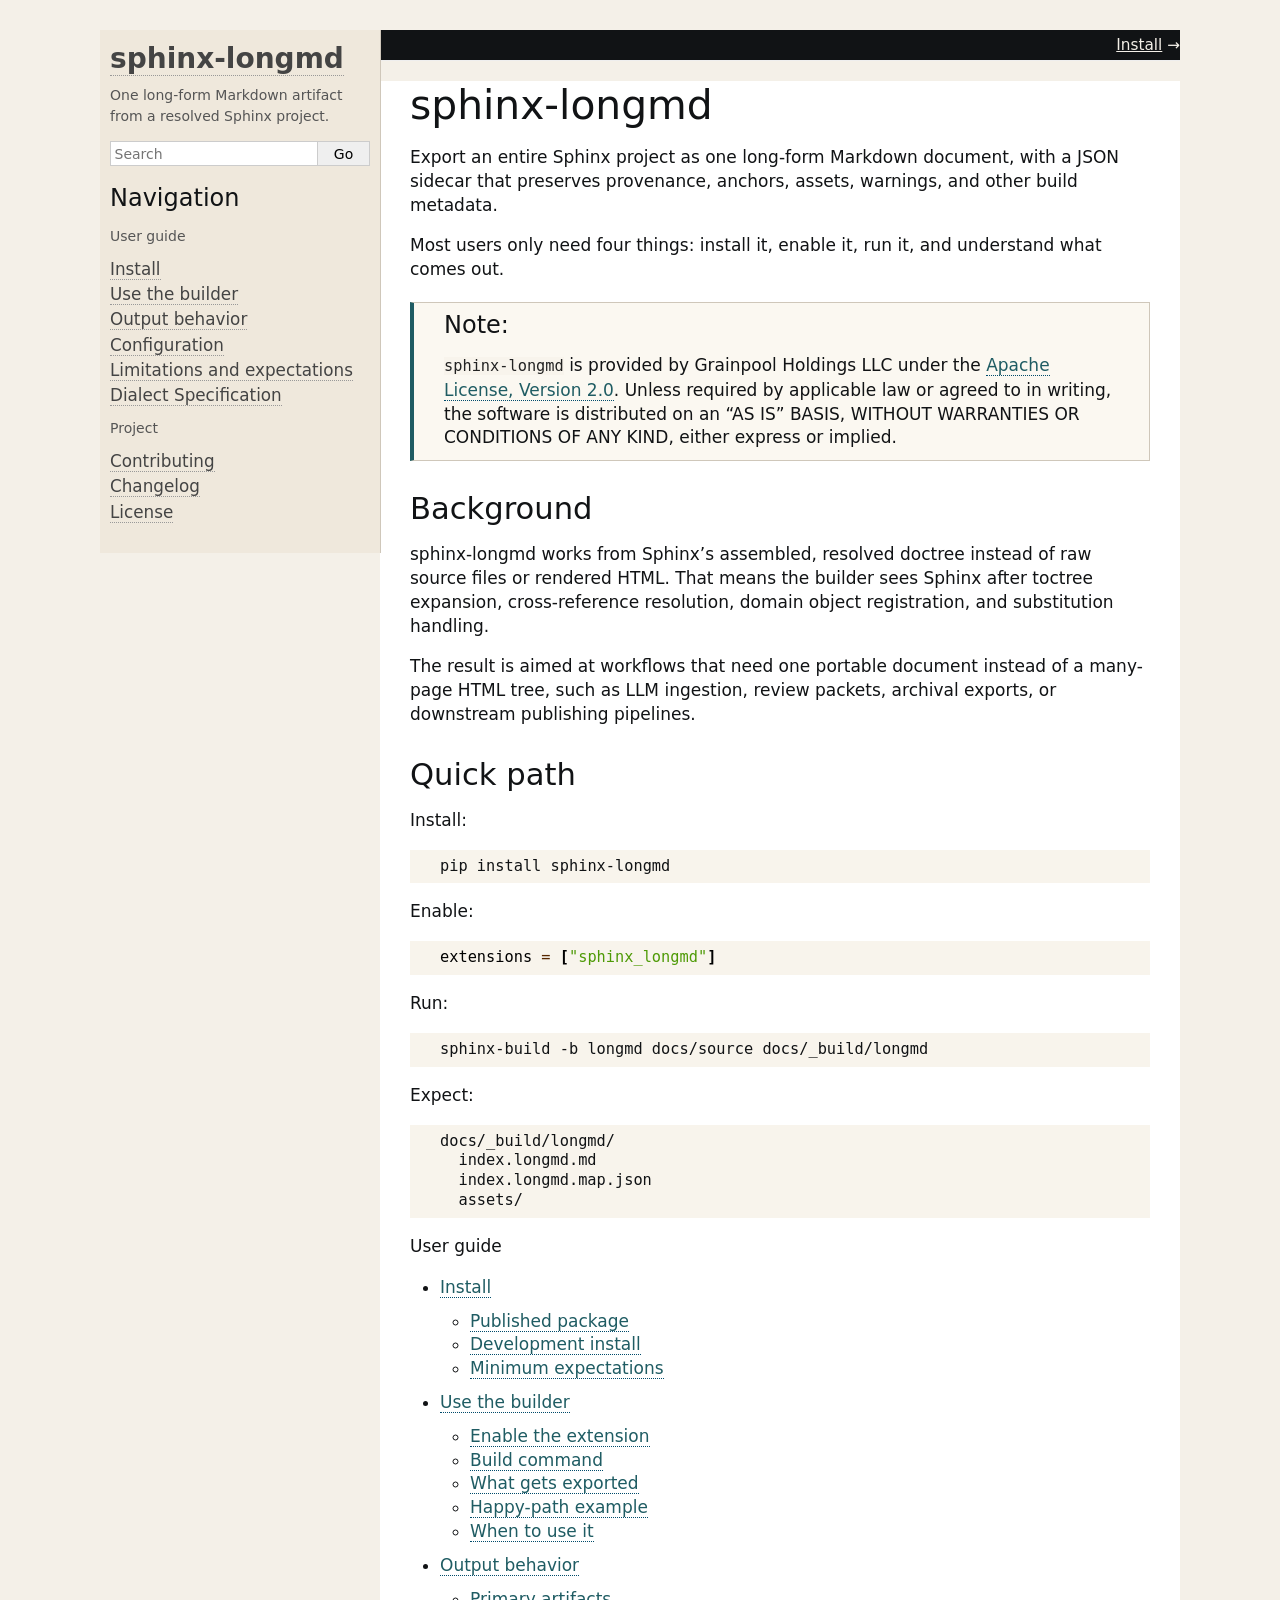
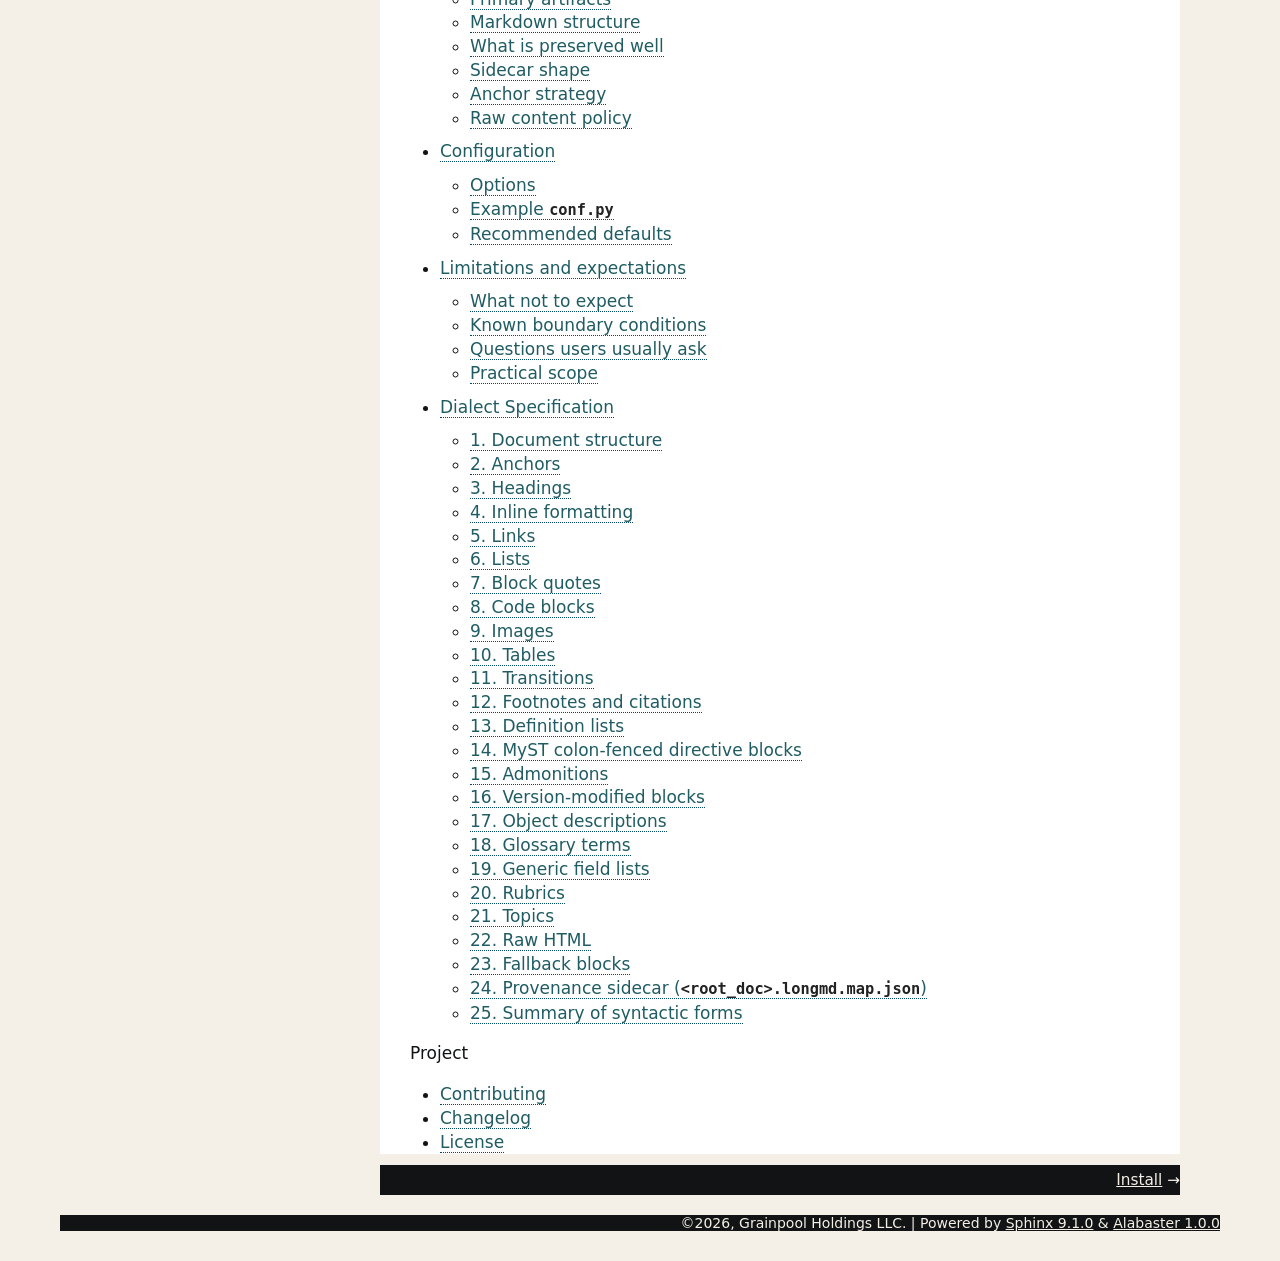
<file: index.html>
<!DOCTYPE html>

<html lang="en" data-content_root="./">
  <head>
    <meta charset="utf-8" />
    <meta name="viewport" content="width=device-width, initial-scale=1.0" /><meta name="viewport" content="width=device-width, initial-scale=1" />

    <title>sphinx-longmd &#8212; sphinx-longmd docs</title>
    <link rel="stylesheet" type="text/css" href="_static/pygments.css?v=5ecbeea2" />
    <link rel="stylesheet" type="text/css" href="_static/basic.css?v=b08954a9" />
    <link rel="stylesheet" type="text/css" href="_static/alabaster.css?v=e52cff1b" />
    <link rel="stylesheet" type="text/css" href="_static/brand.css?v=eb0f4610" />
    <script src="_static/documentation_options.js?v=01f34227"></script>
    <script src="_static/doctools.js?v=fd6eb6e6"></script>
    <script src="_static/sphinx_highlight.js?v=6ffebe34"></script>
    <link rel="index" title="Index" href="genindex.html" />
    <link rel="search" title="Search" href="search.html" />
    <link rel="next" title="Install" href="install.html" />
   
  <link rel="stylesheet" href="_static/custom.css" type="text/css" />
  

  
  

  </head><body>
  <div class="document">
    
      <div class="sphinxsidebar" role="navigation" aria-label="Main">
        <div class="sphinxsidebarwrapper">
<h1 class="logo"><a href="#">sphinx-longmd</a></h1>



<p class="blurb">One long-form Markdown artifact from a resolved Sphinx project.</p>







<search id="searchbox" style="display: none" role="search">
    <div class="searchformwrapper">
    <form class="search" action="search.html" method="get">
      <input type="text" name="q" aria-labelledby="searchlabel" autocomplete="off" autocorrect="off" autocapitalize="off" spellcheck="false" placeholder="Search"/>
      <input type="submit" value="Go" />
    </form>
    </div>
</search>
<script>document.getElementById('searchbox').style.display = "block"</script><h3>Navigation</h3>
<p class="caption" role="heading"><span class="caption-text">User guide</span></p>
<ul>
<li class="toctree-l1"><a class="reference internal" href="install.html">Install</a></li>
<li class="toctree-l1"><a class="reference internal" href="usage.html">Use the builder</a></li>
<li class="toctree-l1"><a class="reference internal" href="output.html">Output behavior</a></li>
<li class="toctree-l1"><a class="reference internal" href="configuration.html">Configuration</a></li>
<li class="toctree-l1"><a class="reference internal" href="limitations.html">Limitations and expectations</a></li>
<li class="toctree-l1"><a class="reference internal" href="dialect.html">Dialect Specification</a></li>
</ul>
<p class="caption" role="heading"><span class="caption-text">Project</span></p>
<ul>
<li class="toctree-l1"><a class="reference internal" href="contributing.html">Contributing</a></li>
<li class="toctree-l1"><a class="reference internal" href="changelog.html">Changelog</a></li>
<li class="toctree-l1"><a class="reference internal" href="license.html">License</a></li>
</ul>

<div class="relations">
<h3>Related Topics</h3>
<ul>
  <li><a href="#">Documentation overview</a><ul>
      <li>Next: <a href="install.html" title="next chapter">Install</a></li>
  </ul></li>
</ul>
</div>








        </div>
      </div>
      <div class="documentwrapper">
        <div class="bodywrapper">
              <div class="related top">
                &nbsp;
  <nav id="rellinks">
    <ul>
        <li>
          <a href="install.html" title="Next document">Install</a>
          &rarr;
        </li>
    </ul>
  </nav>
              </div>
          

          <div class="body" role="main">
            
  <section id="sphinx-longmd">
<h1>sphinx-longmd<a class="headerlink" href="#sphinx-longmd" title="Link to this heading">¶</a></h1>
<p>Export an entire Sphinx project as one long-form Markdown document, with a JSON sidecar that preserves provenance, anchors, assets, warnings, and other build metadata.</p>
<p>Most users only need four things: install it, enable it, run it, and understand what comes out.</p>
<div class="admonition note">
<p class="admonition-title">Note</p>
<p><code class="docutils literal notranslate"><span class="pre">sphinx-longmd</span></code> is provided by Grainpool Holdings LLC under the <a class="reference external" href="https://github.com/grainpool/sphinx-longmd/blob/main/LICENSE">Apache License, Version 2.0</a>. Unless required by applicable law or agreed to in writing, the software is distributed on an “AS IS” BASIS, WITHOUT WARRANTIES OR CONDITIONS OF ANY KIND, either express or implied.</p>
</div>
<section id="background">
<h2>Background<a class="headerlink" href="#background" title="Link to this heading">¶</a></h2>
<p>sphinx-longmd works from Sphinx’s assembled, resolved doctree instead of raw source files or rendered HTML. That means the builder sees Sphinx after toctree expansion, cross-reference resolution, domain object registration, and substitution handling.</p>
<p>The result is aimed at workflows that need one portable document instead of a many-page HTML tree, such as LLM ingestion, review packets, archival exports, or downstream publishing pipelines.</p>
</section>
<section id="quick-path">
<h2>Quick path<a class="headerlink" href="#quick-path" title="Link to this heading">¶</a></h2>
<p>Install:</p>
<div class="highlight-bash notranslate"><div class="highlight"><pre><span></span>pip<span class="w"> </span>install<span class="w"> </span>sphinx-longmd
</pre></div>
</div>
<p>Enable:</p>
<div class="highlight-python notranslate"><div class="highlight"><pre><span></span><span class="n">extensions</span> <span class="o">=</span> <span class="p">[</span><span class="s2">&quot;sphinx_longmd&quot;</span><span class="p">]</span>
</pre></div>
</div>
<p>Run:</p>
<div class="highlight-bash notranslate"><div class="highlight"><pre><span></span>sphinx-build<span class="w"> </span>-b<span class="w"> </span>longmd<span class="w"> </span>docs/source<span class="w"> </span>docs/_build/longmd
</pre></div>
</div>
<p>Expect:</p>
<div class="highlight-text notranslate"><div class="highlight"><pre><span></span>docs/_build/longmd/
  index.longmd.md
  index.longmd.map.json
  assets/
</pre></div>
</div>
<div class="toctree-wrapper compound">
<p class="caption" role="heading"><span class="caption-text">User guide</span></p>
<ul>
<li class="toctree-l1"><a class="reference internal" href="install.html">Install</a><ul>
<li class="toctree-l2"><a class="reference internal" href="install.html#published-package">Published package</a></li>
<li class="toctree-l2"><a class="reference internal" href="install.html#development-install">Development install</a></li>
<li class="toctree-l2"><a class="reference internal" href="install.html#minimum-expectations">Minimum expectations</a></li>
</ul>
</li>
<li class="toctree-l1"><a class="reference internal" href="usage.html">Use the builder</a><ul>
<li class="toctree-l2"><a class="reference internal" href="usage.html#enable-the-extension">Enable the extension</a></li>
<li class="toctree-l2"><a class="reference internal" href="usage.html#build-command">Build command</a></li>
<li class="toctree-l2"><a class="reference internal" href="usage.html#what-gets-exported">What gets exported</a></li>
<li class="toctree-l2"><a class="reference internal" href="usage.html#happy-path-example">Happy-path example</a></li>
<li class="toctree-l2"><a class="reference internal" href="usage.html#when-to-use-it">When to use it</a></li>
</ul>
</li>
<li class="toctree-l1"><a class="reference internal" href="output.html">Output behavior</a><ul>
<li class="toctree-l2"><a class="reference internal" href="output.html#primary-artifacts">Primary artifacts</a></li>
<li class="toctree-l2"><a class="reference internal" href="output.html#markdown-structure">Markdown structure</a></li>
<li class="toctree-l2"><a class="reference internal" href="output.html#what-is-preserved-well">What is preserved well</a></li>
<li class="toctree-l2"><a class="reference internal" href="output.html#sidecar-shape">Sidecar shape</a></li>
<li class="toctree-l2"><a class="reference internal" href="output.html#anchor-strategy">Anchor strategy</a></li>
<li class="toctree-l2"><a class="reference internal" href="output.html#raw-content-policy">Raw content policy</a></li>
</ul>
</li>
<li class="toctree-l1"><a class="reference internal" href="configuration.html">Configuration</a><ul>
<li class="toctree-l2"><a class="reference internal" href="configuration.html#options">Options</a></li>
<li class="toctree-l2"><a class="reference internal" href="configuration.html#example-conf-py">Example <code class="docutils literal notranslate"><span class="pre">conf.py</span></code></a></li>
<li class="toctree-l2"><a class="reference internal" href="configuration.html#recommended-defaults">Recommended defaults</a></li>
</ul>
</li>
<li class="toctree-l1"><a class="reference internal" href="limitations.html">Limitations and expectations</a><ul>
<li class="toctree-l2"><a class="reference internal" href="limitations.html#what-not-to-expect">What not to expect</a></li>
<li class="toctree-l2"><a class="reference internal" href="limitations.html#known-boundary-conditions">Known boundary conditions</a></li>
<li class="toctree-l2"><a class="reference internal" href="limitations.html#questions-users-usually-ask">Questions users usually ask</a></li>
<li class="toctree-l2"><a class="reference internal" href="limitations.html#practical-scope">Practical scope</a></li>
</ul>
</li>
<li class="toctree-l1"><a class="reference internal" href="dialect.html">Dialect Specification</a><ul>
<li class="toctree-l2"><a class="reference internal" href="dialect.html#document-structure">1. Document structure</a></li>
<li class="toctree-l2"><a class="reference internal" href="dialect.html#anchors">2. Anchors</a></li>
<li class="toctree-l2"><a class="reference internal" href="dialect.html#headings">3. Headings</a></li>
<li class="toctree-l2"><a class="reference internal" href="dialect.html#inline-formatting">4. Inline formatting</a></li>
<li class="toctree-l2"><a class="reference internal" href="dialect.html#links">5. Links</a></li>
<li class="toctree-l2"><a class="reference internal" href="dialect.html#lists">6. Lists</a></li>
<li class="toctree-l2"><a class="reference internal" href="dialect.html#block-quotes">7. Block quotes</a></li>
<li class="toctree-l2"><a class="reference internal" href="dialect.html#code-blocks">8. Code blocks</a></li>
<li class="toctree-l2"><a class="reference internal" href="dialect.html#images">9. Images</a></li>
<li class="toctree-l2"><a class="reference internal" href="dialect.html#tables">10. Tables</a></li>
<li class="toctree-l2"><a class="reference internal" href="dialect.html#transitions">11. Transitions</a></li>
<li class="toctree-l2"><a class="reference internal" href="dialect.html#footnotes-and-citations">12. Footnotes and citations</a></li>
<li class="toctree-l2"><a class="reference internal" href="dialect.html#definition-lists">13. Definition lists</a></li>
<li class="toctree-l2"><a class="reference internal" href="dialect.html#myst-colon-fenced-directive-blocks">14. MyST colon-fenced directive blocks</a></li>
<li class="toctree-l2"><a class="reference internal" href="dialect.html#admonitions">15. Admonitions</a></li>
<li class="toctree-l2"><a class="reference internal" href="dialect.html#version-modified-blocks">16. Version-modified blocks</a></li>
<li class="toctree-l2"><a class="reference internal" href="dialect.html#object-descriptions">17. Object descriptions</a></li>
<li class="toctree-l2"><a class="reference internal" href="dialect.html#glossary-terms">18. Glossary terms</a></li>
<li class="toctree-l2"><a class="reference internal" href="dialect.html#generic-field-lists">19. Generic field lists</a></li>
<li class="toctree-l2"><a class="reference internal" href="dialect.html#rubrics">20. Rubrics</a></li>
<li class="toctree-l2"><a class="reference internal" href="dialect.html#topics">21. Topics</a></li>
<li class="toctree-l2"><a class="reference internal" href="dialect.html#raw-html">22. Raw HTML</a></li>
<li class="toctree-l2"><a class="reference internal" href="dialect.html#fallback-blocks">23. Fallback blocks</a></li>
<li class="toctree-l2"><a class="reference internal" href="dialect.html#provenance-sidecar-root-doc-longmd-map-json">24. Provenance sidecar (<code class="docutils literal notranslate"><span class="pre">&lt;root_doc&gt;.longmd.map.json</span></code>)</a></li>
<li class="toctree-l2"><a class="reference internal" href="dialect.html#summary-of-syntactic-forms">25. Summary of syntactic forms</a></li>
</ul>
</li>
</ul>
</div>
<div class="toctree-wrapper compound">
<p class="caption" role="heading"><span class="caption-text">Project</span></p>
<ul>
<li class="toctree-l1"><a class="reference internal" href="contributing.html">Contributing</a></li>
<li class="toctree-l1"><a class="reference internal" href="changelog.html">Changelog</a></li>
<li class="toctree-l1"><a class="reference internal" href="license.html">License</a></li>
</ul>
</div>
</section>
</section>


          </div>
              <div class="related bottom">
                &nbsp;
  <nav id="rellinks">
    <ul>
        <li>
          <a href="install.html" title="Next document">Install</a>
          &rarr;
        </li>
    </ul>
  </nav>
              </div>
          
        </div>
      </div>
    <div class="clearer"></div>
  </div>
    <div class="footer">
      &#169;2026, Grainpool Holdings LLC.
      
      |
      Powered by <a href="https://www.sphinx-doc.org/">Sphinx 9.1.0</a>
      &amp; <a href="https://alabaster.readthedocs.io">Alabaster 1.0.0</a>
      
    </div>

    

    
  </body>
</html>
</file>
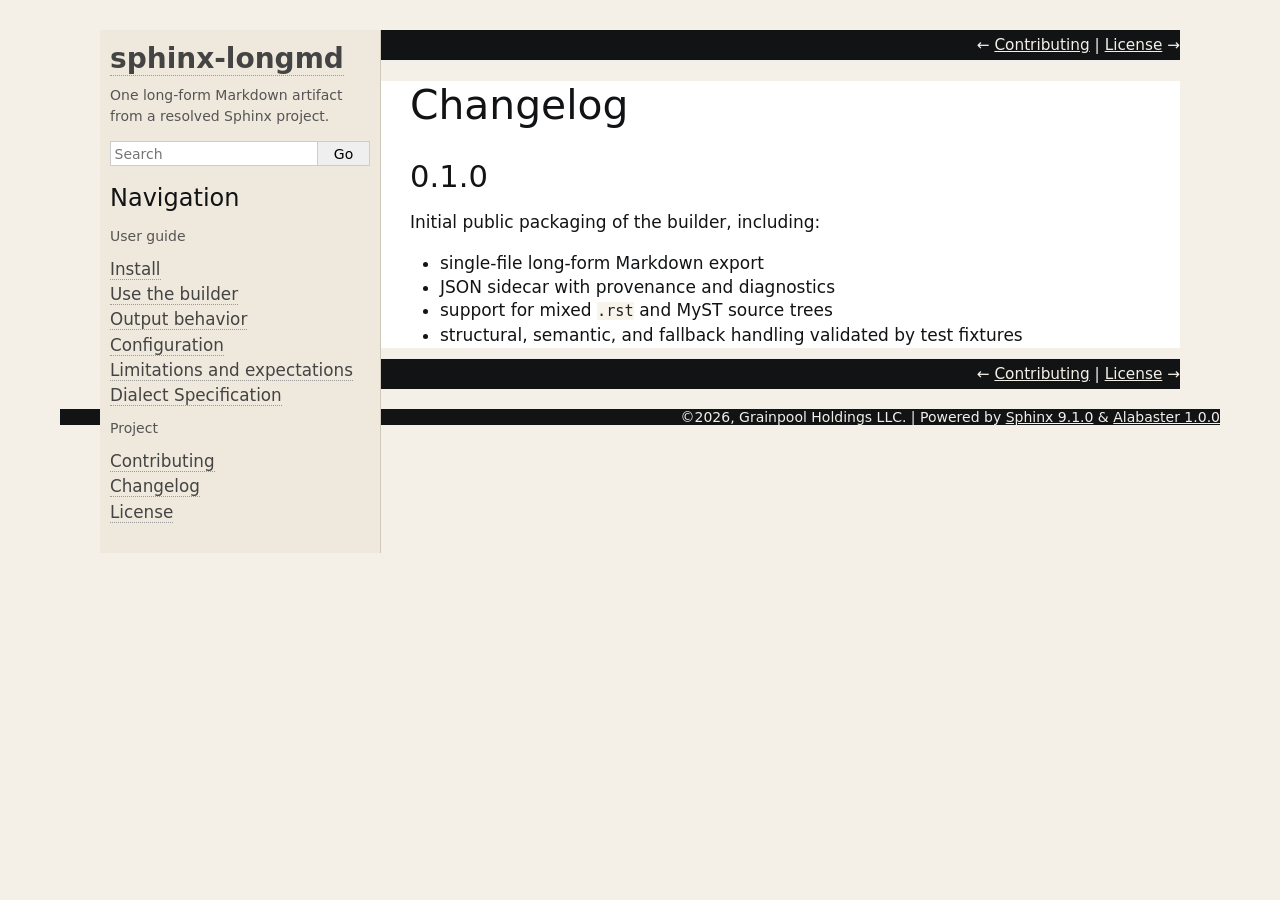
<file: changelog.html>
<!DOCTYPE html>

<html lang="en" data-content_root="./">
  <head>
    <meta charset="utf-8" />
    <meta name="viewport" content="width=device-width, initial-scale=1.0" /><meta name="viewport" content="width=device-width, initial-scale=1" />

    <title>Changelog &#8212; sphinx-longmd docs</title>
    <link rel="stylesheet" type="text/css" href="_static/pygments.css?v=5ecbeea2" />
    <link rel="stylesheet" type="text/css" href="_static/basic.css?v=b08954a9" />
    <link rel="stylesheet" type="text/css" href="_static/alabaster.css?v=e52cff1b" />
    <link rel="stylesheet" type="text/css" href="_static/brand.css?v=eb0f4610" />
    <script src="_static/documentation_options.js?v=01f34227"></script>
    <script src="_static/doctools.js?v=fd6eb6e6"></script>
    <script src="_static/sphinx_highlight.js?v=6ffebe34"></script>
    <link rel="index" title="Index" href="genindex.html" />
    <link rel="search" title="Search" href="search.html" />
    <link rel="next" title="License" href="license.html" />
    <link rel="prev" title="Contributing" href="contributing.html" />
   
  <link rel="stylesheet" href="_static/custom.css" type="text/css" />
  

  
  

  </head><body>
  <div class="document">
    
      <div class="sphinxsidebar" role="navigation" aria-label="Main">
        <div class="sphinxsidebarwrapper">
<h1 class="logo"><a href="index.html">sphinx-longmd</a></h1>



<p class="blurb">One long-form Markdown artifact from a resolved Sphinx project.</p>







<search id="searchbox" style="display: none" role="search">
    <div class="searchformwrapper">
    <form class="search" action="search.html" method="get">
      <input type="text" name="q" aria-labelledby="searchlabel" autocomplete="off" autocorrect="off" autocapitalize="off" spellcheck="false" placeholder="Search"/>
      <input type="submit" value="Go" />
    </form>
    </div>
</search>
<script>document.getElementById('searchbox').style.display = "block"</script><h3>Navigation</h3>
<p class="caption" role="heading"><span class="caption-text">User guide</span></p>
<ul>
<li class="toctree-l1"><a class="reference internal" href="install.html">Install</a></li>
<li class="toctree-l1"><a class="reference internal" href="usage.html">Use the builder</a></li>
<li class="toctree-l1"><a class="reference internal" href="output.html">Output behavior</a></li>
<li class="toctree-l1"><a class="reference internal" href="configuration.html">Configuration</a></li>
<li class="toctree-l1"><a class="reference internal" href="limitations.html">Limitations and expectations</a></li>
<li class="toctree-l1"><a class="reference internal" href="dialect.html">Dialect Specification</a></li>
</ul>
<p class="caption" role="heading"><span class="caption-text">Project</span></p>
<ul class="current">
<li class="toctree-l1"><a class="reference internal" href="contributing.html">Contributing</a></li>
<li class="toctree-l1 current"><a class="current reference internal" href="#">Changelog</a></li>
<li class="toctree-l1"><a class="reference internal" href="license.html">License</a></li>
</ul>

<div class="relations">
<h3>Related Topics</h3>
<ul>
  <li><a href="index.html">Documentation overview</a><ul>
      <li>Previous: <a href="contributing.html" title="previous chapter">Contributing</a></li>
      <li>Next: <a href="license.html" title="next chapter">License</a></li>
  </ul></li>
</ul>
</div>








        </div>
      </div>
      <div class="documentwrapper">
        <div class="bodywrapper">
              <div class="related top">
                &nbsp;
  <nav id="rellinks">
    <ul>
        <li>
          &larr;
          <a href="contributing.html" title="Previous document">Contributing</a>
        </li>
        <li>
          <a href="license.html" title="Next document">License</a>
          &rarr;
        </li>
    </ul>
  </nav>
              </div>
          

          <div class="body" role="main">
            
  <section id="changelog">
<h1>Changelog<a class="headerlink" href="#changelog" title="Link to this heading">¶</a></h1>
<section id="id1">
<h2>0.1.0<a class="headerlink" href="#id1" title="Link to this heading">¶</a></h2>
<p>Initial public packaging of the builder, including:</p>
<ul class="simple">
<li><p>single-file long-form Markdown export</p></li>
<li><p>JSON sidecar with provenance and diagnostics</p></li>
<li><p>support for mixed <code class="docutils literal notranslate"><span class="pre">.rst</span></code> and MyST source trees</p></li>
<li><p>structural, semantic, and fallback handling validated by test fixtures</p></li>
</ul>
</section>
</section>


          </div>
              <div class="related bottom">
                &nbsp;
  <nav id="rellinks">
    <ul>
        <li>
          &larr;
          <a href="contributing.html" title="Previous document">Contributing</a>
        </li>
        <li>
          <a href="license.html" title="Next document">License</a>
          &rarr;
        </li>
    </ul>
  </nav>
              </div>
          
        </div>
      </div>
    <div class="clearer"></div>
  </div>
    <div class="footer">
      &#169;2026, Grainpool Holdings LLC.
      
      |
      Powered by <a href="https://www.sphinx-doc.org/">Sphinx 9.1.0</a>
      &amp; <a href="https://alabaster.readthedocs.io">Alabaster 1.0.0</a>
      
    </div>

    

    
  </body>
</html>
</file>
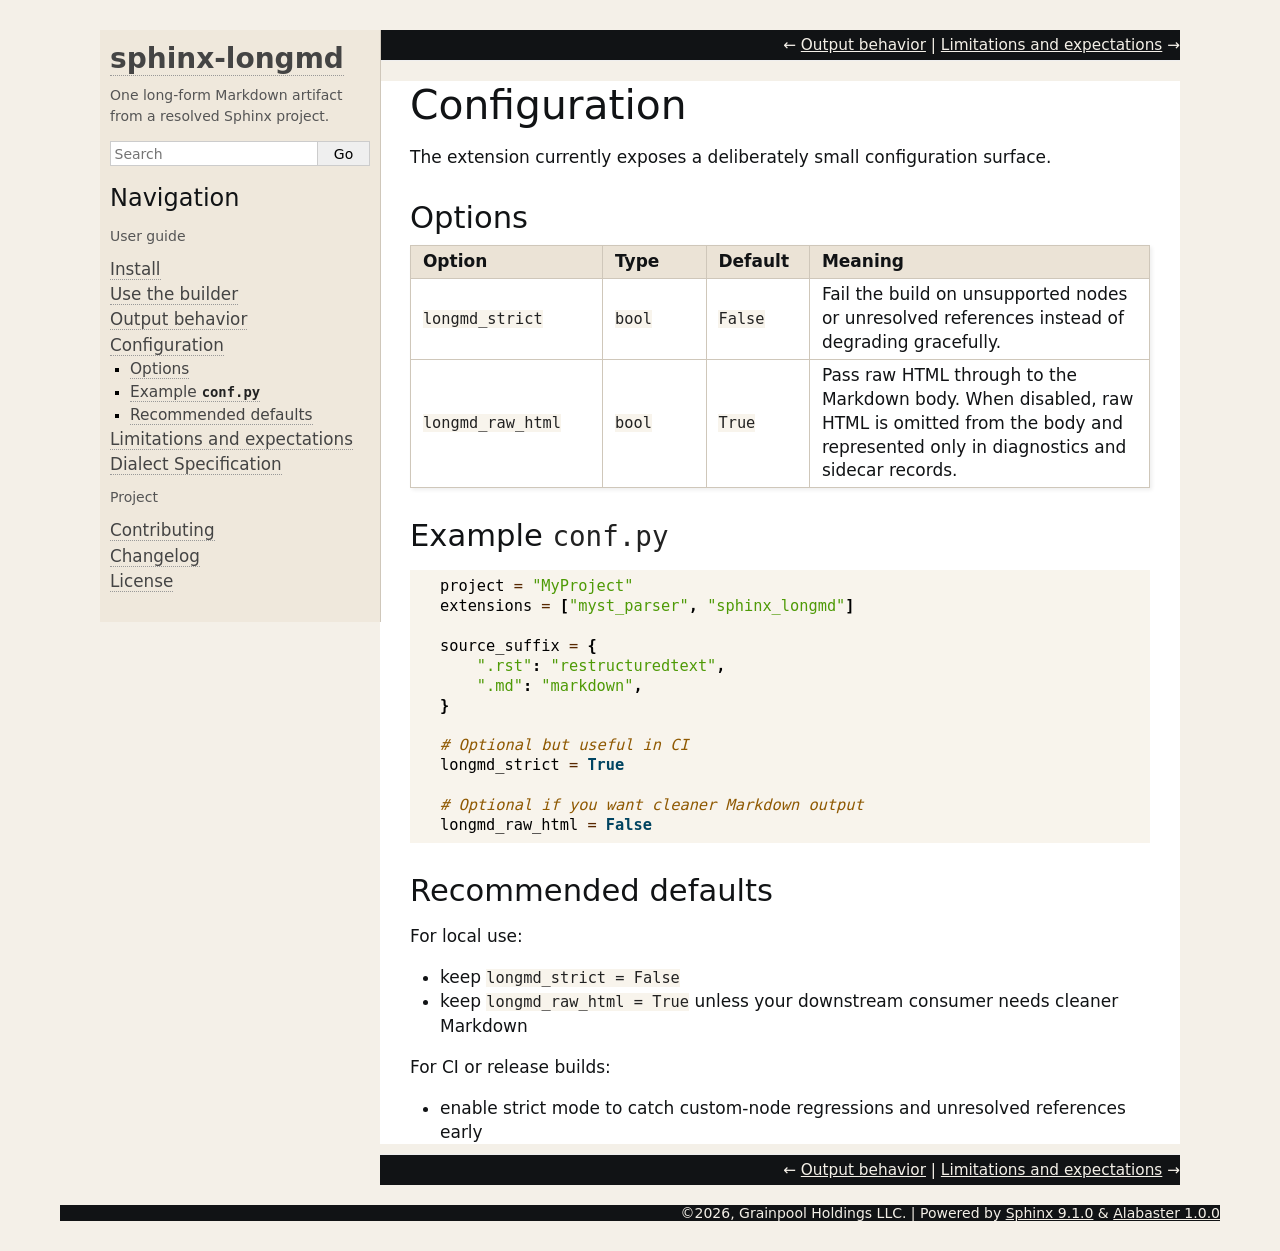
<file: configuration.html>
<!DOCTYPE html>

<html lang="en" data-content_root="./">
  <head>
    <meta charset="utf-8" />
    <meta name="viewport" content="width=device-width, initial-scale=1.0" /><meta name="viewport" content="width=device-width, initial-scale=1" />

    <title>Configuration &#8212; sphinx-longmd docs</title>
    <link rel="stylesheet" type="text/css" href="_static/pygments.css?v=5ecbeea2" />
    <link rel="stylesheet" type="text/css" href="_static/basic.css?v=b08954a9" />
    <link rel="stylesheet" type="text/css" href="_static/alabaster.css?v=e52cff1b" />
    <link rel="stylesheet" type="text/css" href="_static/brand.css?v=eb0f4610" />
    <script src="_static/documentation_options.js?v=01f34227"></script>
    <script src="_static/doctools.js?v=fd6eb6e6"></script>
    <script src="_static/sphinx_highlight.js?v=6ffebe34"></script>
    <link rel="index" title="Index" href="genindex.html" />
    <link rel="search" title="Search" href="search.html" />
    <link rel="next" title="Limitations and expectations" href="limitations.html" />
    <link rel="prev" title="Output behavior" href="output.html" />
   
  <link rel="stylesheet" href="_static/custom.css" type="text/css" />
  

  
  

  </head><body>
  <div class="document">
    
      <div class="sphinxsidebar" role="navigation" aria-label="Main">
        <div class="sphinxsidebarwrapper">
<h1 class="logo"><a href="index.html">sphinx-longmd</a></h1>



<p class="blurb">One long-form Markdown artifact from a resolved Sphinx project.</p>







<search id="searchbox" style="display: none" role="search">
    <div class="searchformwrapper">
    <form class="search" action="search.html" method="get">
      <input type="text" name="q" aria-labelledby="searchlabel" autocomplete="off" autocorrect="off" autocapitalize="off" spellcheck="false" placeholder="Search"/>
      <input type="submit" value="Go" />
    </form>
    </div>
</search>
<script>document.getElementById('searchbox').style.display = "block"</script><h3>Navigation</h3>
<p class="caption" role="heading"><span class="caption-text">User guide</span></p>
<ul class="current">
<li class="toctree-l1"><a class="reference internal" href="install.html">Install</a></li>
<li class="toctree-l1"><a class="reference internal" href="usage.html">Use the builder</a></li>
<li class="toctree-l1"><a class="reference internal" href="output.html">Output behavior</a></li>
<li class="toctree-l1 current"><a class="current reference internal" href="#">Configuration</a><ul>
<li class="toctree-l2"><a class="reference internal" href="#options">Options</a></li>
<li class="toctree-l2"><a class="reference internal" href="#example-conf-py">Example <code class="docutils literal notranslate"><span class="pre">conf.py</span></code></a></li>
<li class="toctree-l2"><a class="reference internal" href="#recommended-defaults">Recommended defaults</a></li>
</ul>
</li>
<li class="toctree-l1"><a class="reference internal" href="limitations.html">Limitations and expectations</a></li>
<li class="toctree-l1"><a class="reference internal" href="dialect.html">Dialect Specification</a></li>
</ul>
<p class="caption" role="heading"><span class="caption-text">Project</span></p>
<ul>
<li class="toctree-l1"><a class="reference internal" href="contributing.html">Contributing</a></li>
<li class="toctree-l1"><a class="reference internal" href="changelog.html">Changelog</a></li>
<li class="toctree-l1"><a class="reference internal" href="license.html">License</a></li>
</ul>

<div class="relations">
<h3>Related Topics</h3>
<ul>
  <li><a href="index.html">Documentation overview</a><ul>
      <li>Previous: <a href="output.html" title="previous chapter">Output behavior</a></li>
      <li>Next: <a href="limitations.html" title="next chapter">Limitations and expectations</a></li>
  </ul></li>
</ul>
</div>








        </div>
      </div>
      <div class="documentwrapper">
        <div class="bodywrapper">
              <div class="related top">
                &nbsp;
  <nav id="rellinks">
    <ul>
        <li>
          &larr;
          <a href="output.html" title="Previous document">Output behavior</a>
        </li>
        <li>
          <a href="limitations.html" title="Next document">Limitations and expectations</a>
          &rarr;
        </li>
    </ul>
  </nav>
              </div>
          

          <div class="body" role="main">
            
  <section id="configuration">
<h1>Configuration<a class="headerlink" href="#configuration" title="Link to this heading">¶</a></h1>
<p>The extension currently exposes a deliberately small configuration surface.</p>
<section id="options">
<h2>Options<a class="headerlink" href="#options" title="Link to this heading">¶</a></h2>
<table class="docutils align-default">
<colgroup>
<col style="width: 26.0%" />
<col style="width: 14.0%" />
<col style="width: 14.0%" />
<col style="width: 46.0%" />
</colgroup>
<thead>
<tr class="row-odd"><th class="head"><p>Option</p></th>
<th class="head"><p>Type</p></th>
<th class="head"><p>Default</p></th>
<th class="head"><p>Meaning</p></th>
</tr>
</thead>
<tbody>
<tr class="row-even"><td><p><code class="docutils literal notranslate"><span class="pre">longmd_strict</span></code></p></td>
<td><p><code class="docutils literal notranslate"><span class="pre">bool</span></code></p></td>
<td><p><code class="docutils literal notranslate"><span class="pre">False</span></code></p></td>
<td><p>Fail the build on unsupported nodes or unresolved references instead of degrading gracefully.</p></td>
</tr>
<tr class="row-odd"><td><p><code class="docutils literal notranslate"><span class="pre">longmd_raw_html</span></code></p></td>
<td><p><code class="docutils literal notranslate"><span class="pre">bool</span></code></p></td>
<td><p><code class="docutils literal notranslate"><span class="pre">True</span></code></p></td>
<td><p>Pass raw HTML through to the Markdown body. When disabled, raw HTML is omitted from the body and represented only in diagnostics and sidecar records.</p></td>
</tr>
</tbody>
</table>
</section>
<section id="example-conf-py">
<h2>Example <code class="docutils literal notranslate"><span class="pre">conf.py</span></code><a class="headerlink" href="#example-conf-py" title="Link to this heading">¶</a></h2>
<div class="highlight-python notranslate"><div class="highlight"><pre><span></span><span class="n">project</span> <span class="o">=</span> <span class="s2">&quot;MyProject&quot;</span>
<span class="n">extensions</span> <span class="o">=</span> <span class="p">[</span><span class="s2">&quot;myst_parser&quot;</span><span class="p">,</span> <span class="s2">&quot;sphinx_longmd&quot;</span><span class="p">]</span>

<span class="n">source_suffix</span> <span class="o">=</span> <span class="p">{</span>
    <span class="s2">&quot;.rst&quot;</span><span class="p">:</span> <span class="s2">&quot;restructuredtext&quot;</span><span class="p">,</span>
    <span class="s2">&quot;.md&quot;</span><span class="p">:</span> <span class="s2">&quot;markdown&quot;</span><span class="p">,</span>
<span class="p">}</span>

<span class="c1"># Optional but useful in CI</span>
<span class="n">longmd_strict</span> <span class="o">=</span> <span class="kc">True</span>

<span class="c1"># Optional if you want cleaner Markdown output</span>
<span class="n">longmd_raw_html</span> <span class="o">=</span> <span class="kc">False</span>
</pre></div>
</div>
</section>
<section id="recommended-defaults">
<h2>Recommended defaults<a class="headerlink" href="#recommended-defaults" title="Link to this heading">¶</a></h2>
<p>For local use:</p>
<ul class="simple">
<li><p>keep <code class="docutils literal notranslate"><span class="pre">longmd_strict</span> <span class="pre">=</span> <span class="pre">False</span></code></p></li>
<li><p>keep <code class="docutils literal notranslate"><span class="pre">longmd_raw_html</span> <span class="pre">=</span> <span class="pre">True</span></code> unless your downstream consumer needs cleaner Markdown</p></li>
</ul>
<p>For CI or release builds:</p>
<ul class="simple">
<li><p>enable strict mode to catch custom-node regressions and unresolved references early</p></li>
</ul>
</section>
</section>


          </div>
              <div class="related bottom">
                &nbsp;
  <nav id="rellinks">
    <ul>
        <li>
          &larr;
          <a href="output.html" title="Previous document">Output behavior</a>
        </li>
        <li>
          <a href="limitations.html" title="Next document">Limitations and expectations</a>
          &rarr;
        </li>
    </ul>
  </nav>
              </div>
          
        </div>
      </div>
    <div class="clearer"></div>
  </div>
    <div class="footer">
      &#169;2026, Grainpool Holdings LLC.
      
      |
      Powered by <a href="https://www.sphinx-doc.org/">Sphinx 9.1.0</a>
      &amp; <a href="https://alabaster.readthedocs.io">Alabaster 1.0.0</a>
      
    </div>

    

    
  </body>
</html>
</file>
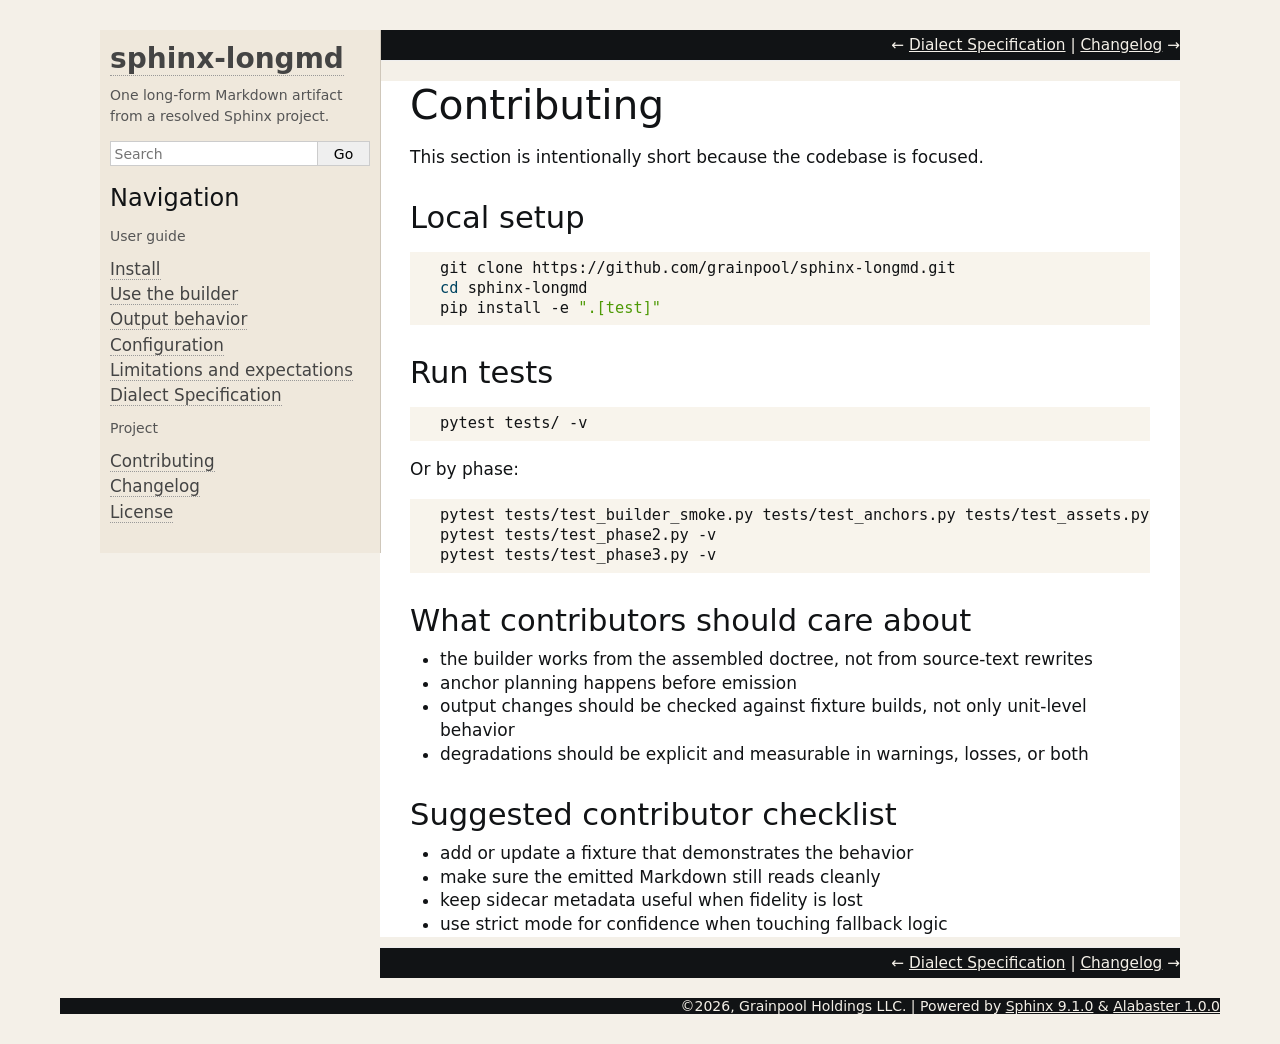
<file: contributing.html>
<!DOCTYPE html>

<html lang="en" data-content_root="./">
  <head>
    <meta charset="utf-8" />
    <meta name="viewport" content="width=device-width, initial-scale=1.0" /><meta name="viewport" content="width=device-width, initial-scale=1" />

    <title>Contributing &#8212; sphinx-longmd docs</title>
    <link rel="stylesheet" type="text/css" href="_static/pygments.css?v=5ecbeea2" />
    <link rel="stylesheet" type="text/css" href="_static/basic.css?v=b08954a9" />
    <link rel="stylesheet" type="text/css" href="_static/alabaster.css?v=e52cff1b" />
    <link rel="stylesheet" type="text/css" href="_static/brand.css?v=eb0f4610" />
    <script src="_static/documentation_options.js?v=01f34227"></script>
    <script src="_static/doctools.js?v=fd6eb6e6"></script>
    <script src="_static/sphinx_highlight.js?v=6ffebe34"></script>
    <link rel="index" title="Index" href="genindex.html" />
    <link rel="search" title="Search" href="search.html" />
    <link rel="next" title="Changelog" href="changelog.html" />
    <link rel="prev" title="Dialect Specification" href="dialect.html" />
   
  <link rel="stylesheet" href="_static/custom.css" type="text/css" />
  

  
  

  </head><body>
  <div class="document">
    
      <div class="sphinxsidebar" role="navigation" aria-label="Main">
        <div class="sphinxsidebarwrapper">
<h1 class="logo"><a href="index.html">sphinx-longmd</a></h1>



<p class="blurb">One long-form Markdown artifact from a resolved Sphinx project.</p>







<search id="searchbox" style="display: none" role="search">
    <div class="searchformwrapper">
    <form class="search" action="search.html" method="get">
      <input type="text" name="q" aria-labelledby="searchlabel" autocomplete="off" autocorrect="off" autocapitalize="off" spellcheck="false" placeholder="Search"/>
      <input type="submit" value="Go" />
    </form>
    </div>
</search>
<script>document.getElementById('searchbox').style.display = "block"</script><h3>Navigation</h3>
<p class="caption" role="heading"><span class="caption-text">User guide</span></p>
<ul>
<li class="toctree-l1"><a class="reference internal" href="install.html">Install</a></li>
<li class="toctree-l1"><a class="reference internal" href="usage.html">Use the builder</a></li>
<li class="toctree-l1"><a class="reference internal" href="output.html">Output behavior</a></li>
<li class="toctree-l1"><a class="reference internal" href="configuration.html">Configuration</a></li>
<li class="toctree-l1"><a class="reference internal" href="limitations.html">Limitations and expectations</a></li>
<li class="toctree-l1"><a class="reference internal" href="dialect.html">Dialect Specification</a></li>
</ul>
<p class="caption" role="heading"><span class="caption-text">Project</span></p>
<ul class="current">
<li class="toctree-l1 current"><a class="current reference internal" href="#">Contributing</a></li>
<li class="toctree-l1"><a class="reference internal" href="changelog.html">Changelog</a></li>
<li class="toctree-l1"><a class="reference internal" href="license.html">License</a></li>
</ul>

<div class="relations">
<h3>Related Topics</h3>
<ul>
  <li><a href="index.html">Documentation overview</a><ul>
      <li>Previous: <a href="dialect.html" title="previous chapter">Dialect Specification</a></li>
      <li>Next: <a href="changelog.html" title="next chapter">Changelog</a></li>
  </ul></li>
</ul>
</div>








        </div>
      </div>
      <div class="documentwrapper">
        <div class="bodywrapper">
              <div class="related top">
                &nbsp;
  <nav id="rellinks">
    <ul>
        <li>
          &larr;
          <a href="dialect.html" title="Previous document">Dialect Specification</a>
        </li>
        <li>
          <a href="changelog.html" title="Next document">Changelog</a>
          &rarr;
        </li>
    </ul>
  </nav>
              </div>
          

          <div class="body" role="main">
            
  <section id="contributing">
<h1>Contributing<a class="headerlink" href="#contributing" title="Link to this heading">¶</a></h1>
<p>This section is intentionally short because the codebase is focused.</p>
<section id="local-setup">
<h2>Local setup<a class="headerlink" href="#local-setup" title="Link to this heading">¶</a></h2>
<div class="highlight-bash notranslate"><div class="highlight"><pre><span></span>git<span class="w"> </span>clone<span class="w"> </span>https://github.com/grainpool/sphinx-longmd.git
<span class="nb">cd</span><span class="w"> </span>sphinx-longmd
pip<span class="w"> </span>install<span class="w"> </span>-e<span class="w"> </span><span class="s2">&quot;.[test]&quot;</span>
</pre></div>
</div>
</section>
<section id="run-tests">
<h2>Run tests<a class="headerlink" href="#run-tests" title="Link to this heading">¶</a></h2>
<div class="highlight-bash notranslate"><div class="highlight"><pre><span></span>pytest<span class="w"> </span>tests/<span class="w"> </span>-v
</pre></div>
</div>
<p>Or by phase:</p>
<div class="highlight-bash notranslate"><div class="highlight"><pre><span></span>pytest<span class="w"> </span>tests/test_builder_smoke.py<span class="w"> </span>tests/test_anchors.py<span class="w"> </span>tests/test_assets.py<span class="w"> </span>tests/test_emitters.py<span class="w"> </span>tests/test_sidecar.py<span class="w"> </span>-v
pytest<span class="w"> </span>tests/test_phase2.py<span class="w"> </span>-v
pytest<span class="w"> </span>tests/test_phase3.py<span class="w"> </span>-v
</pre></div>
</div>
</section>
<section id="what-contributors-should-care-about">
<h2>What contributors should care about<a class="headerlink" href="#what-contributors-should-care-about" title="Link to this heading">¶</a></h2>
<ul class="simple">
<li><p>the builder works from the assembled doctree, not from source-text rewrites</p></li>
<li><p>anchor planning happens before emission</p></li>
<li><p>output changes should be checked against fixture builds, not only unit-level behavior</p></li>
<li><p>degradations should be explicit and measurable in warnings, losses, or both</p></li>
</ul>
</section>
<section id="suggested-contributor-checklist">
<h2>Suggested contributor checklist<a class="headerlink" href="#suggested-contributor-checklist" title="Link to this heading">¶</a></h2>
<ul class="simple">
<li><p>add or update a fixture that demonstrates the behavior</p></li>
<li><p>make sure the emitted Markdown still reads cleanly</p></li>
<li><p>keep sidecar metadata useful when fidelity is lost</p></li>
<li><p>use strict mode for confidence when touching fallback logic</p></li>
</ul>
</section>
</section>


          </div>
              <div class="related bottom">
                &nbsp;
  <nav id="rellinks">
    <ul>
        <li>
          &larr;
          <a href="dialect.html" title="Previous document">Dialect Specification</a>
        </li>
        <li>
          <a href="changelog.html" title="Next document">Changelog</a>
          &rarr;
        </li>
    </ul>
  </nav>
              </div>
          
        </div>
      </div>
    <div class="clearer"></div>
  </div>
    <div class="footer">
      &#169;2026, Grainpool Holdings LLC.
      
      |
      Powered by <a href="https://www.sphinx-doc.org/">Sphinx 9.1.0</a>
      &amp; <a href="https://alabaster.readthedocs.io">Alabaster 1.0.0</a>
      
    </div>

    

    
  </body>
</html>
</file>
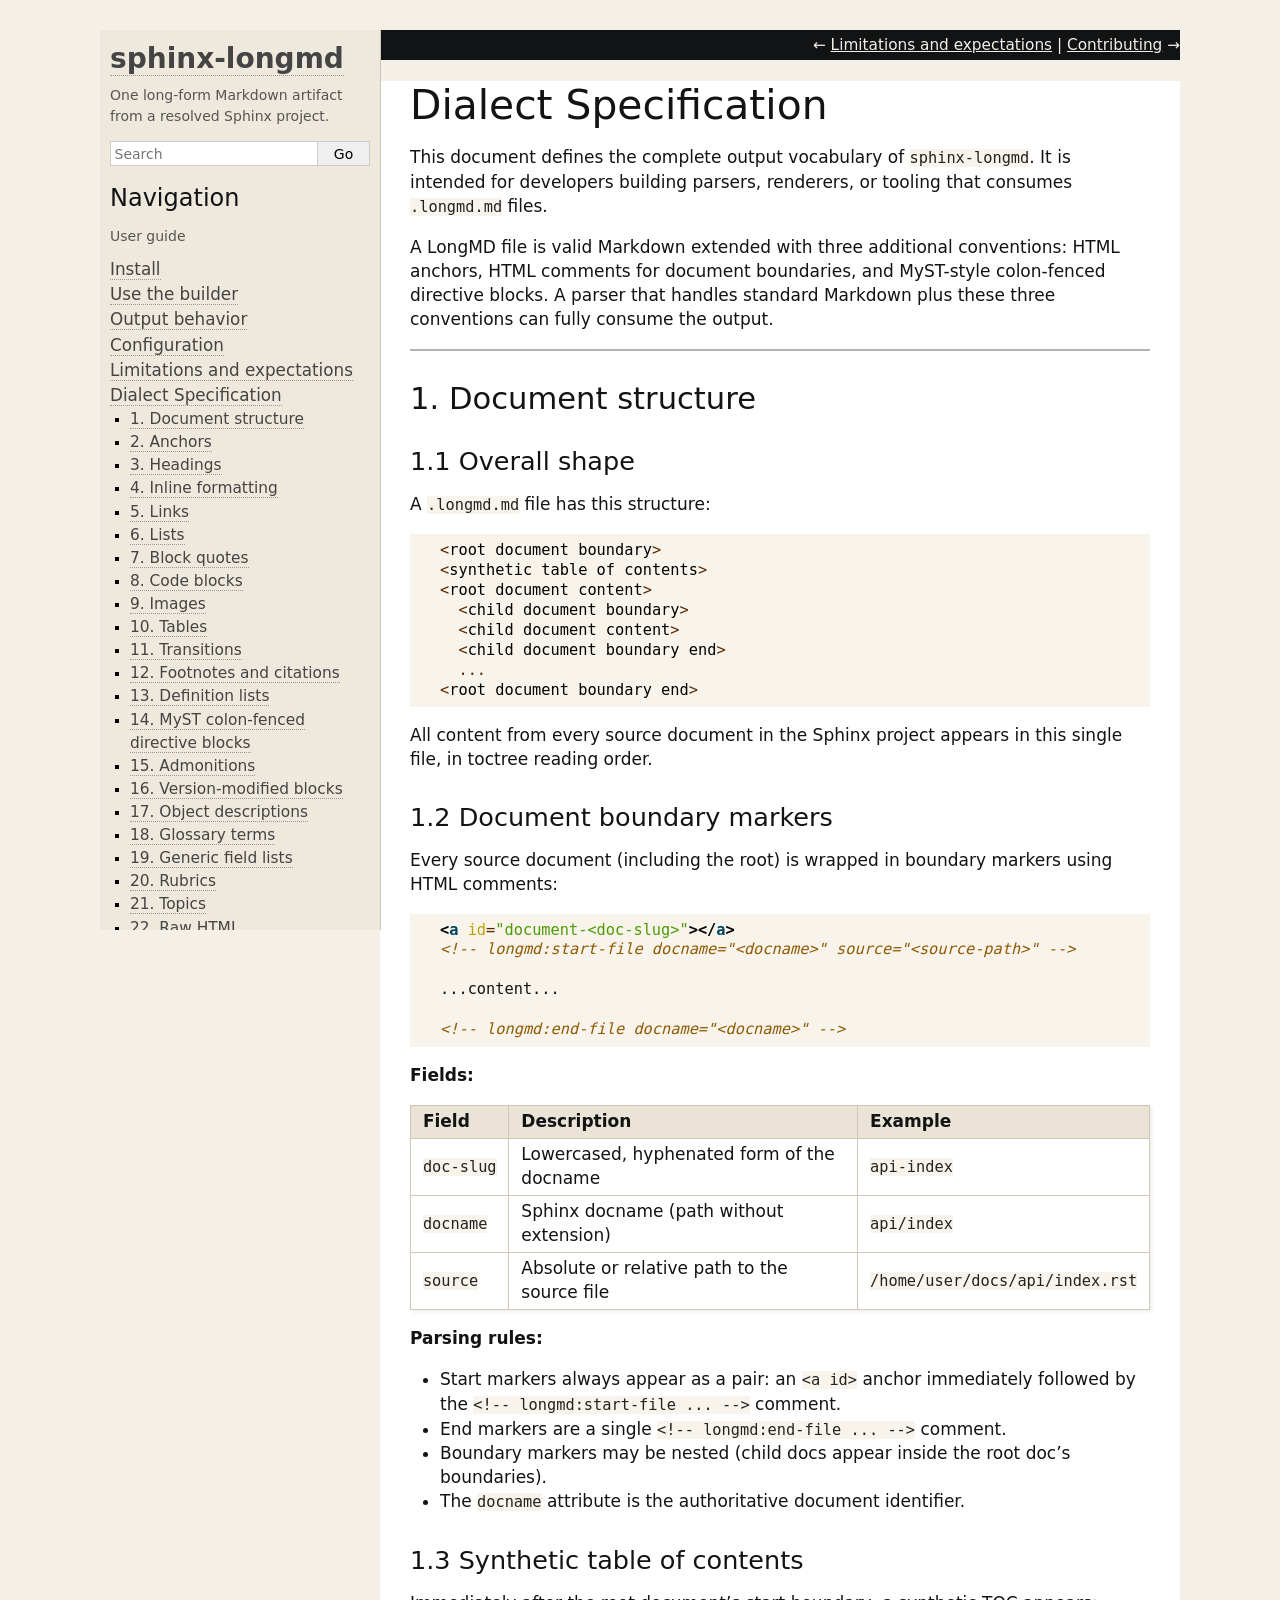
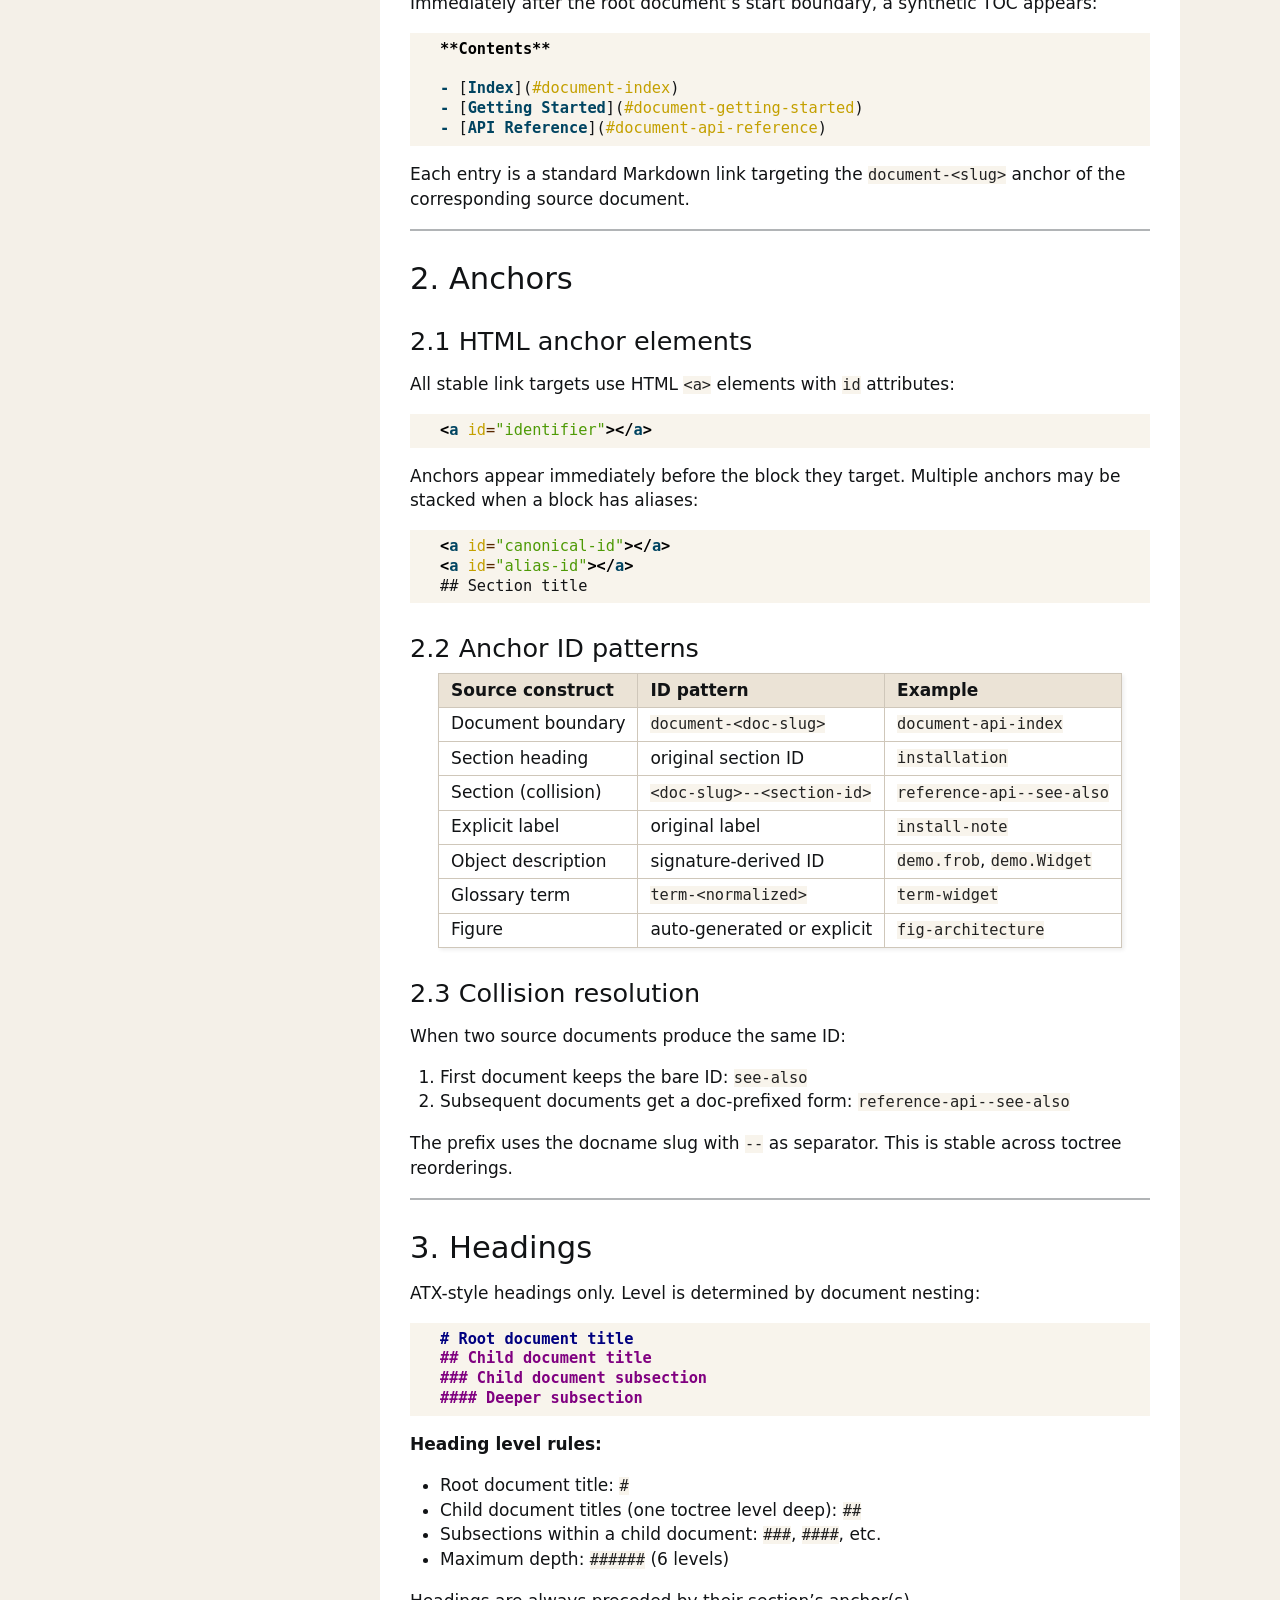
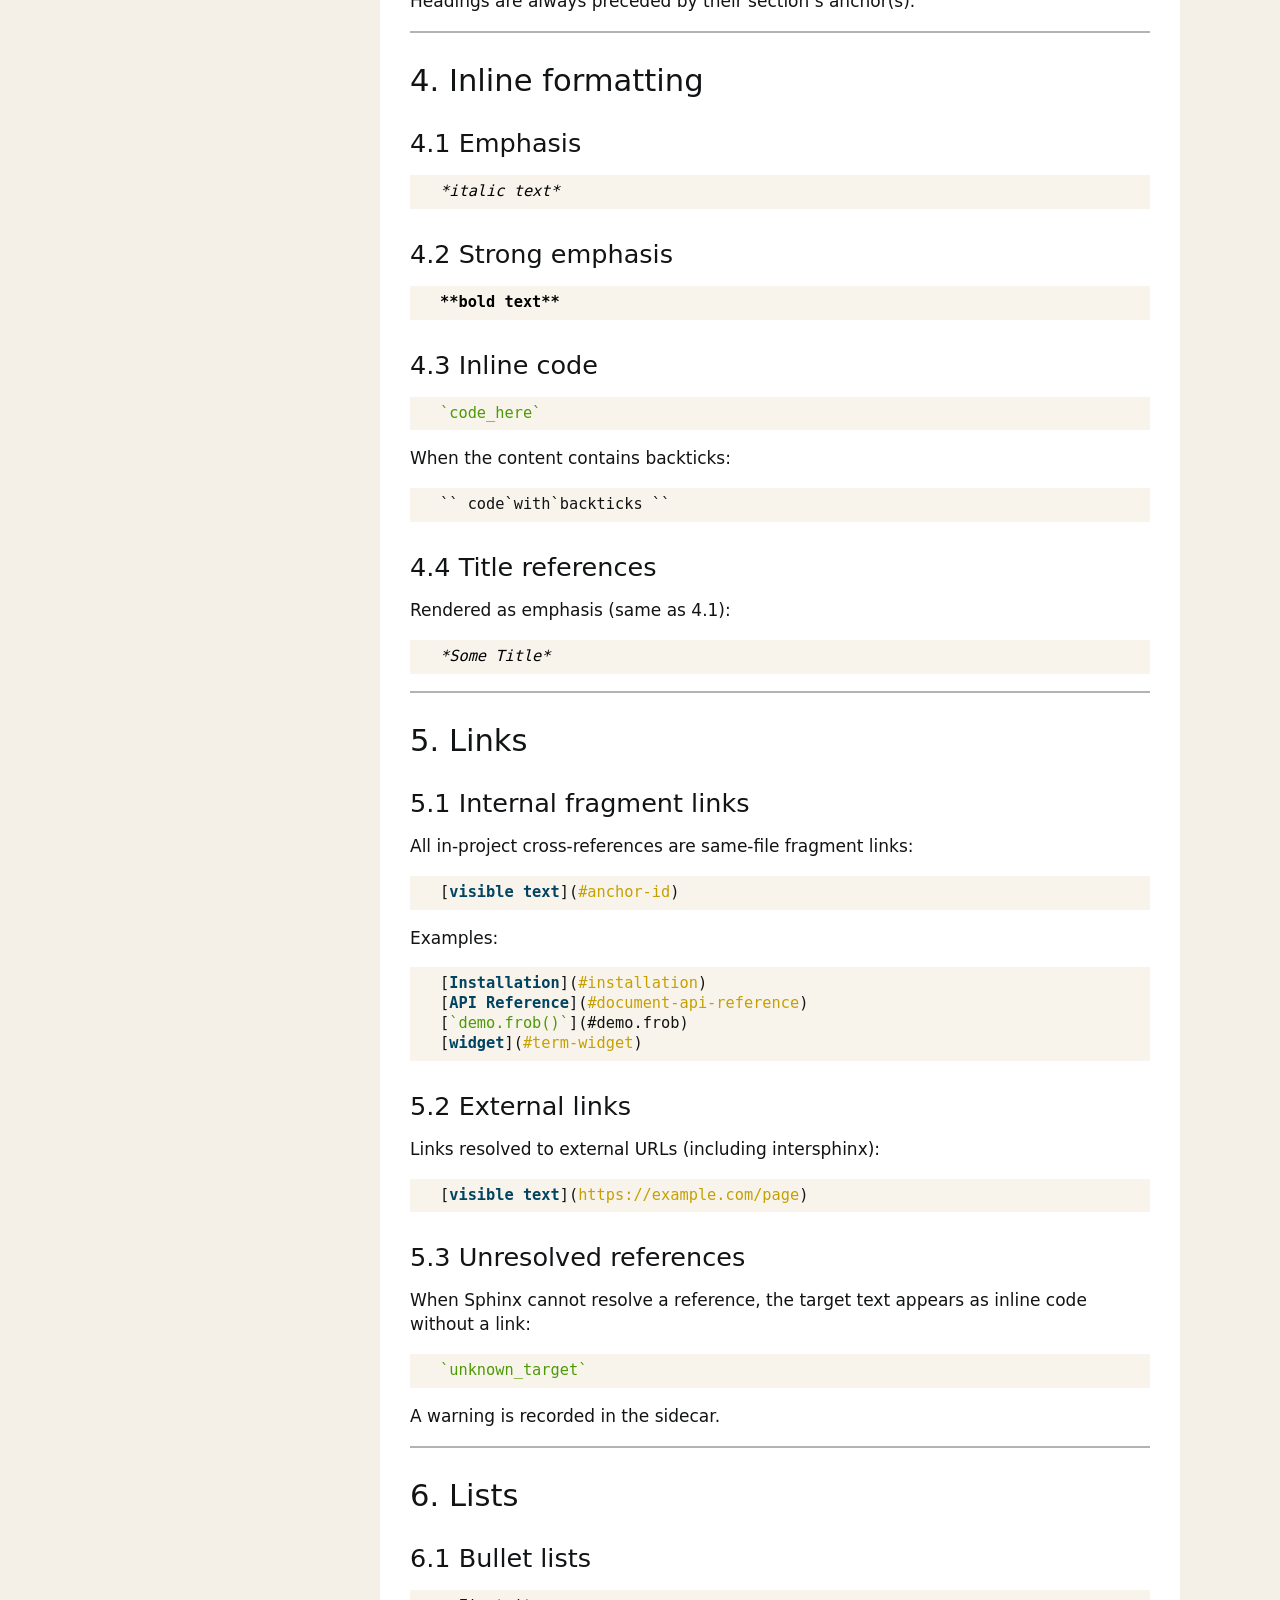
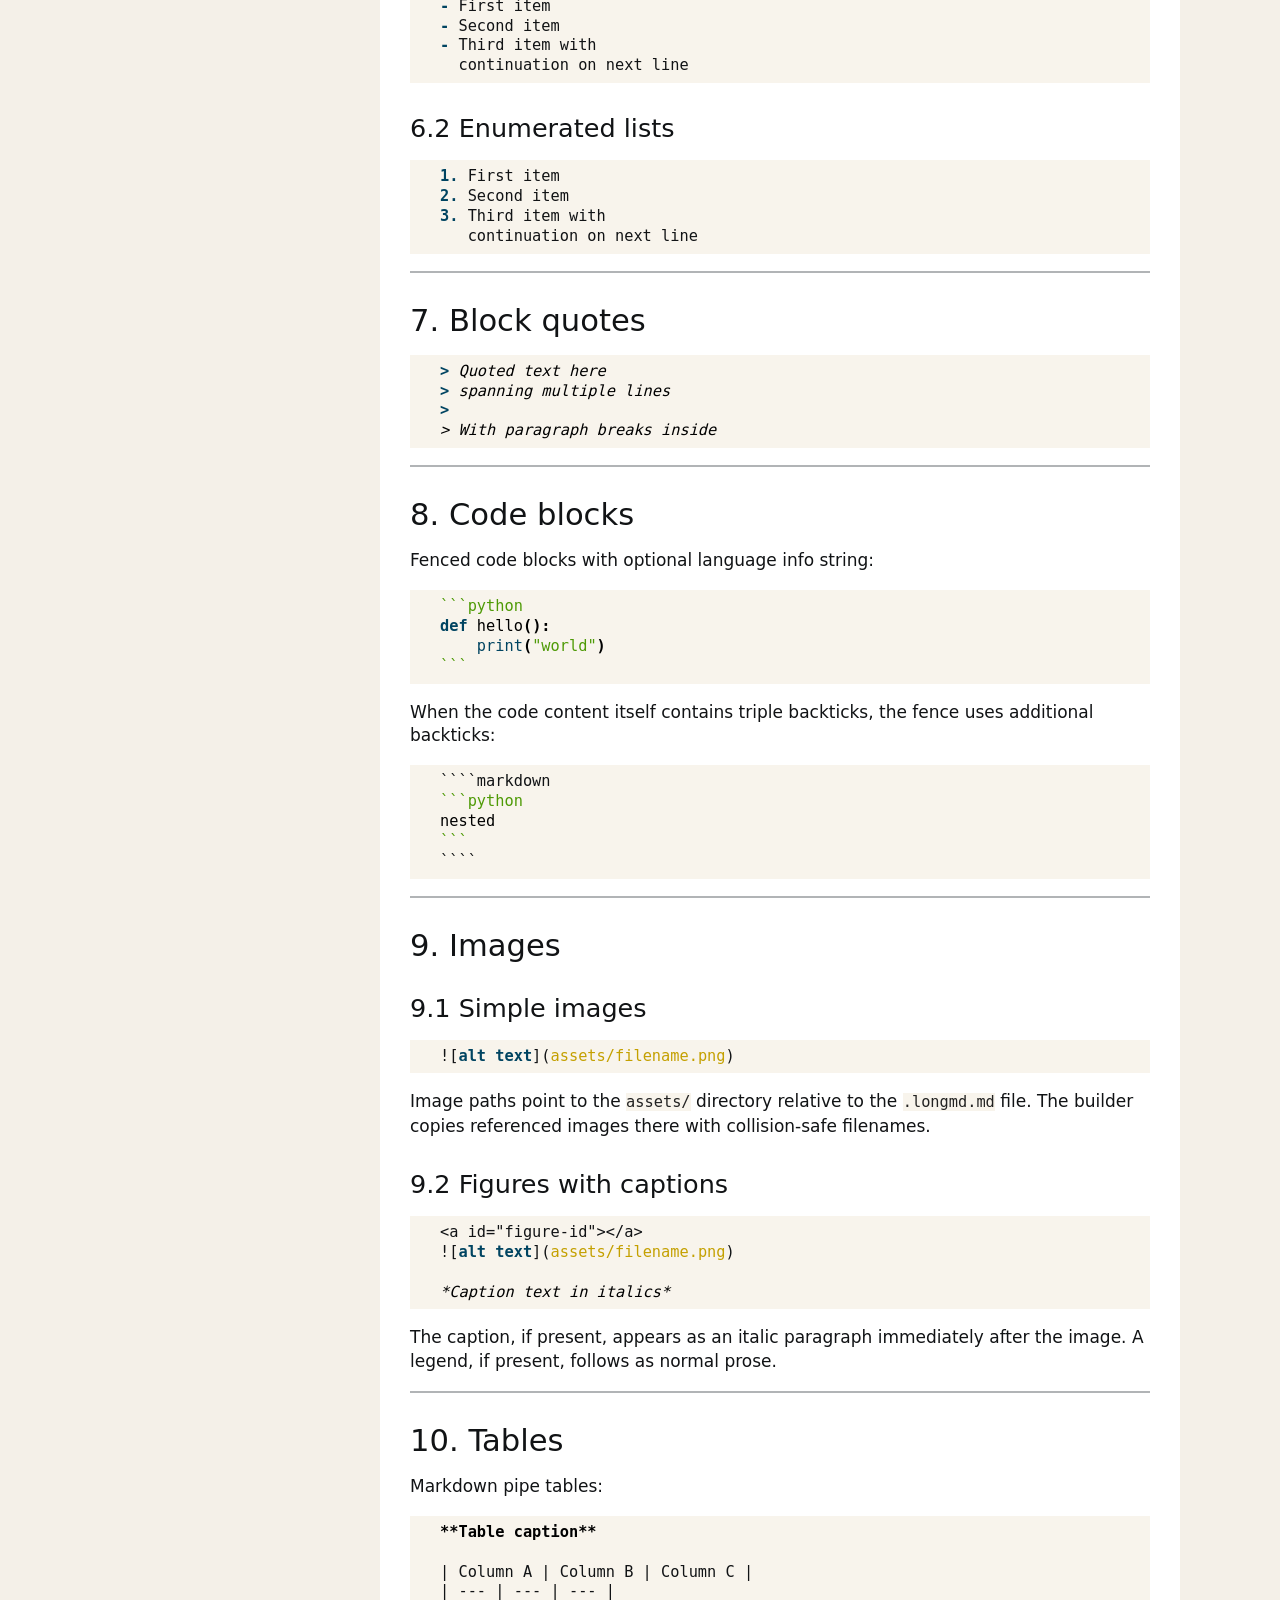
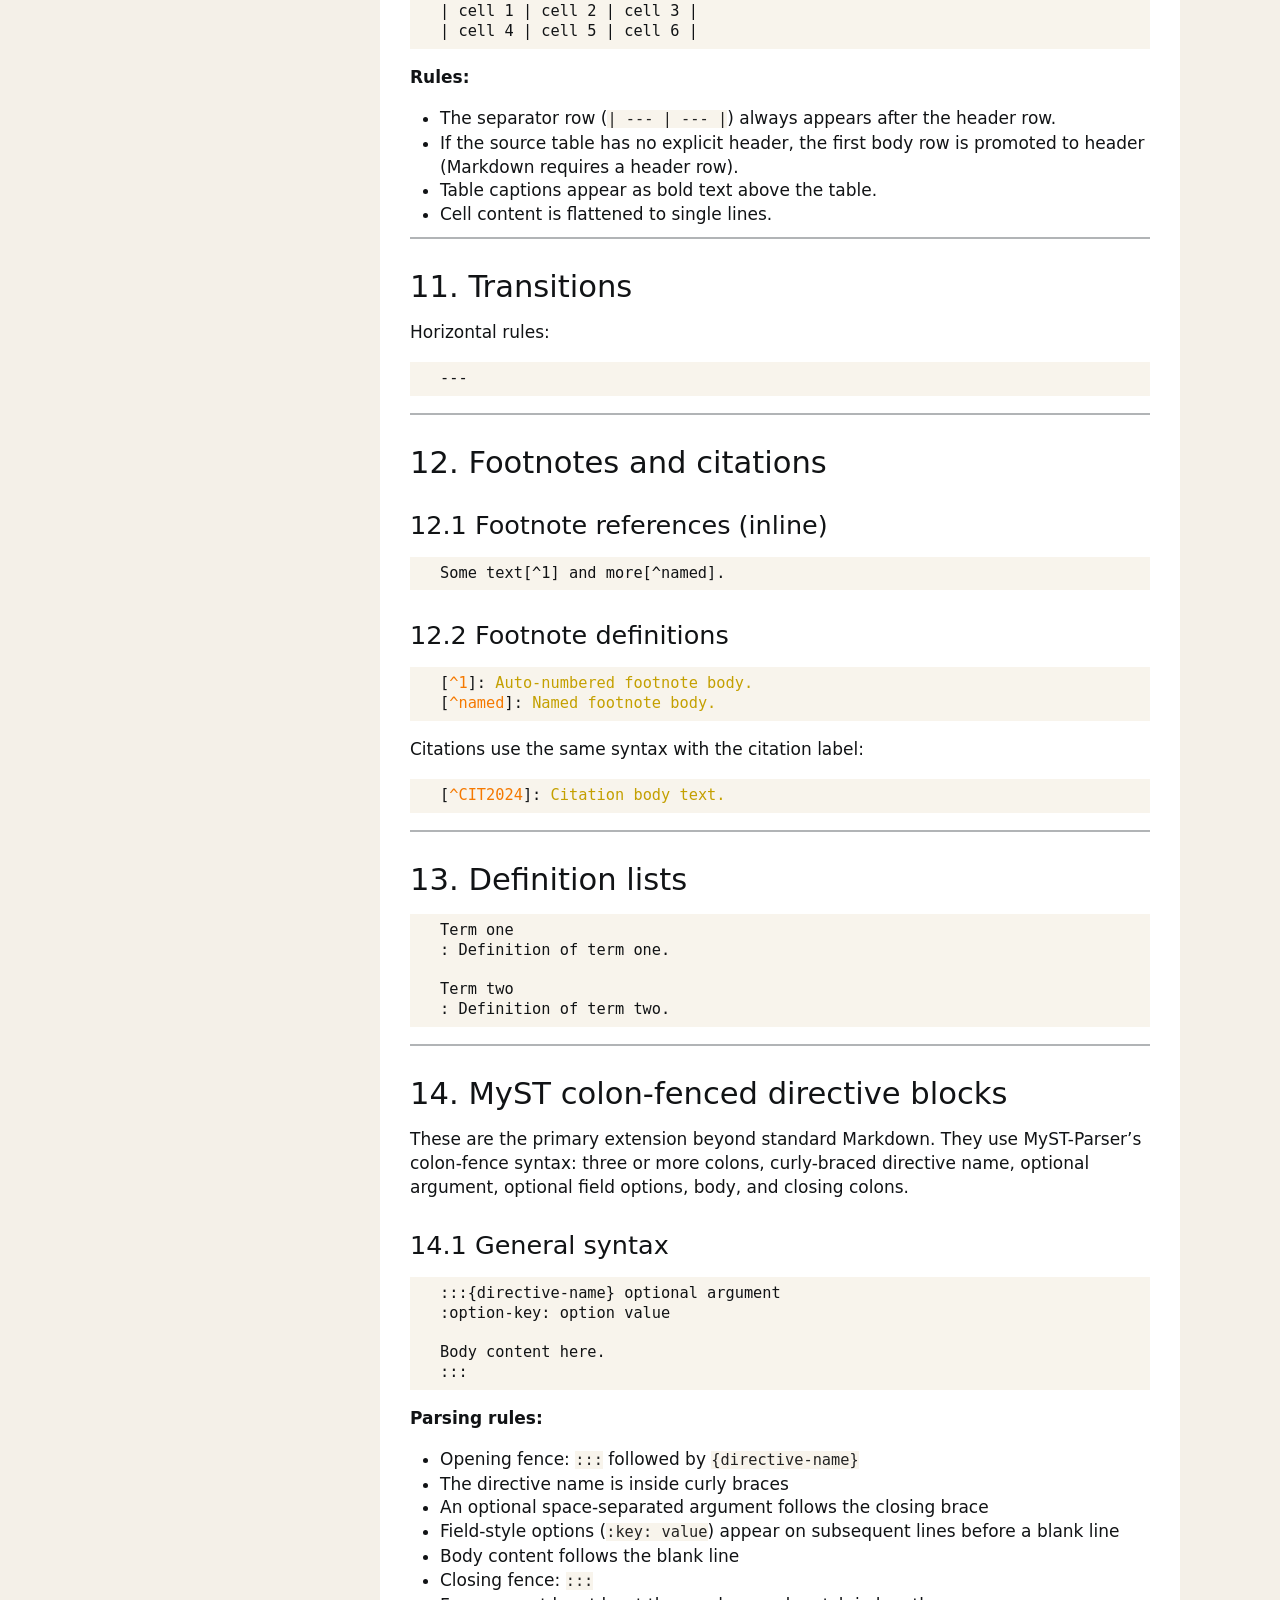
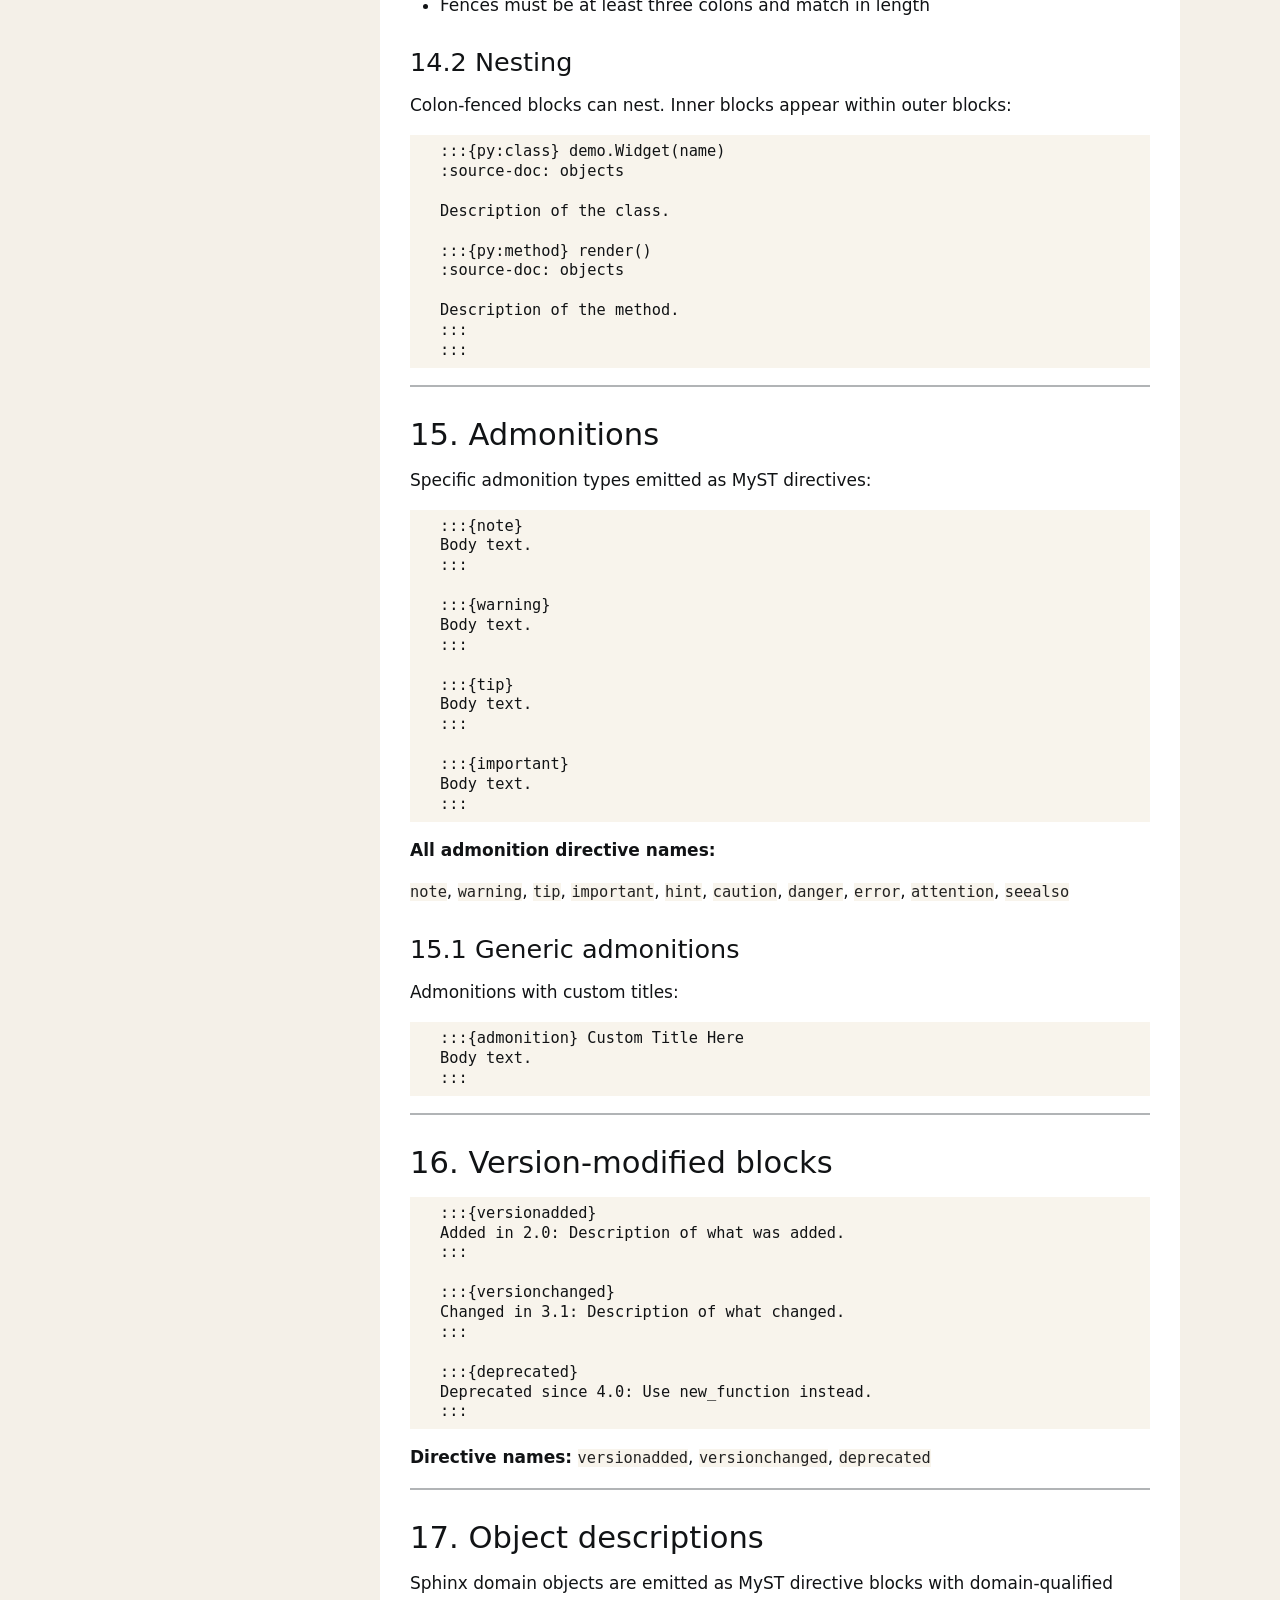
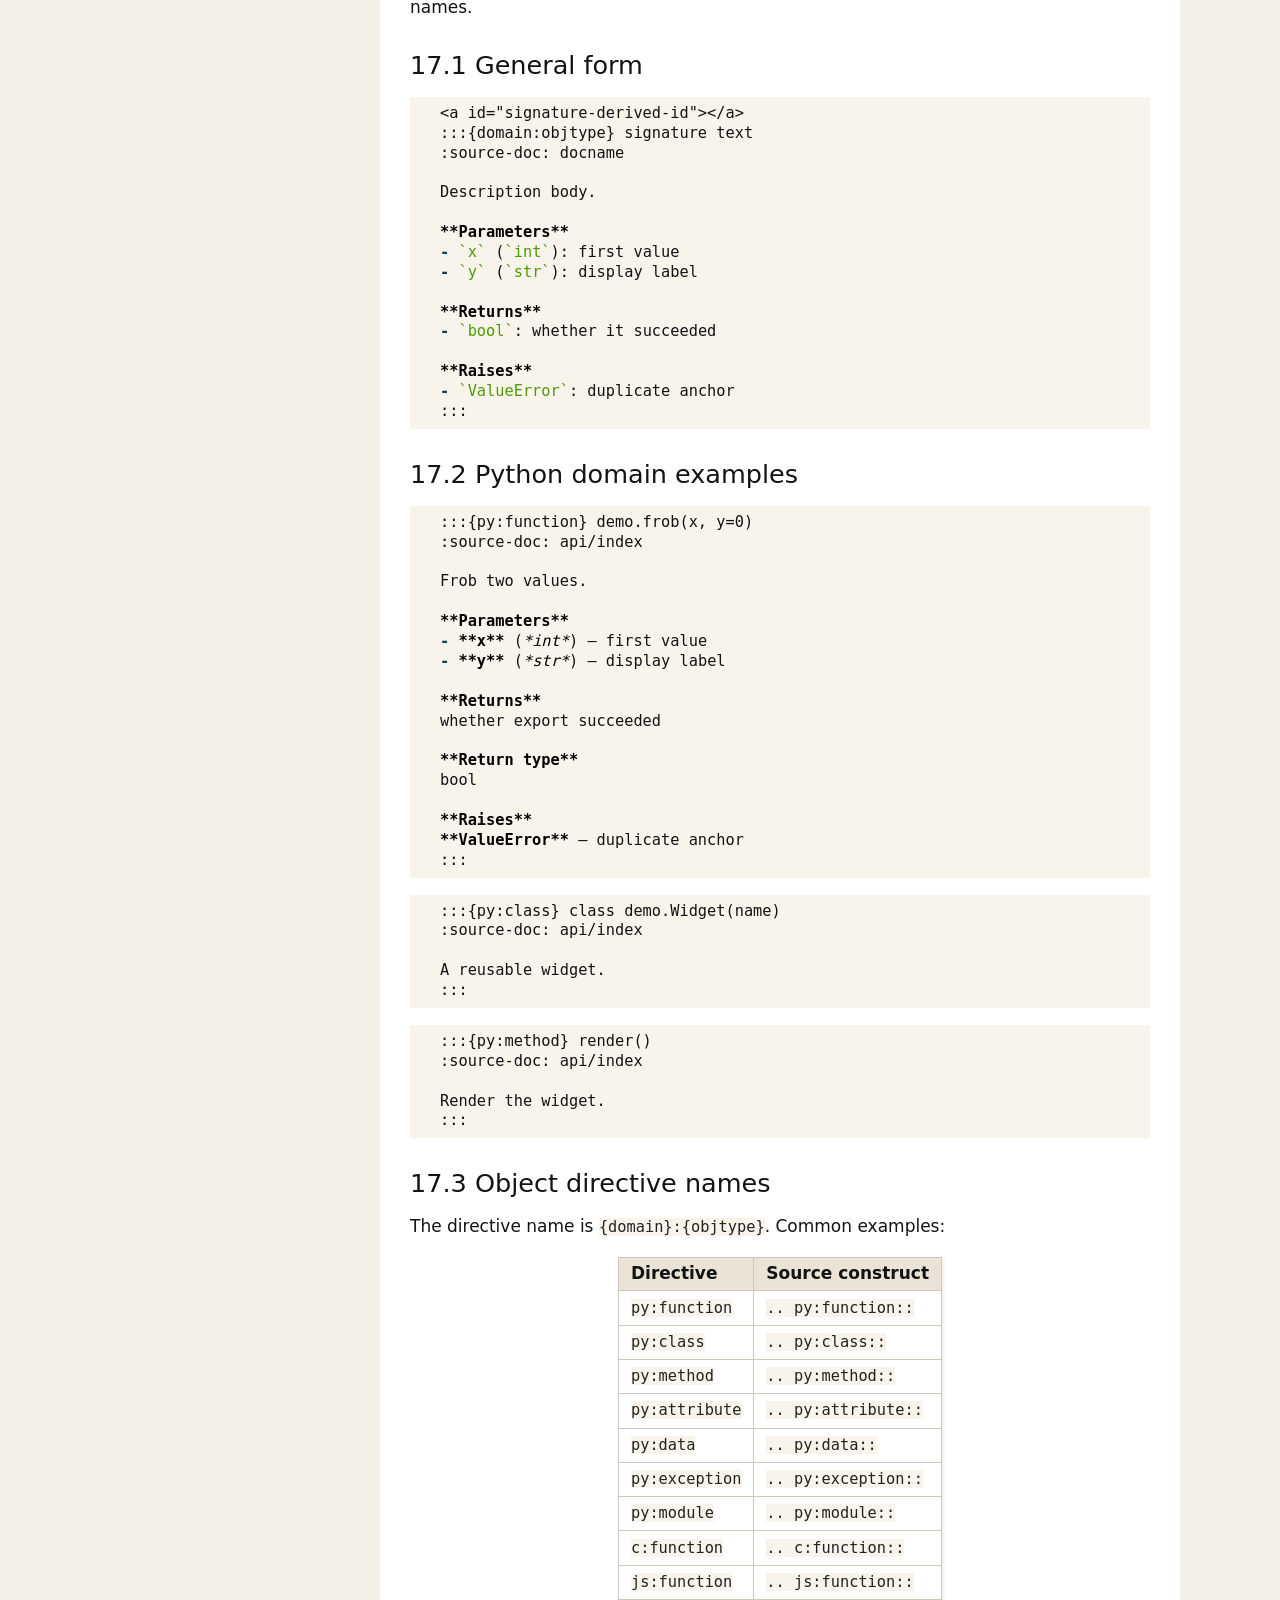
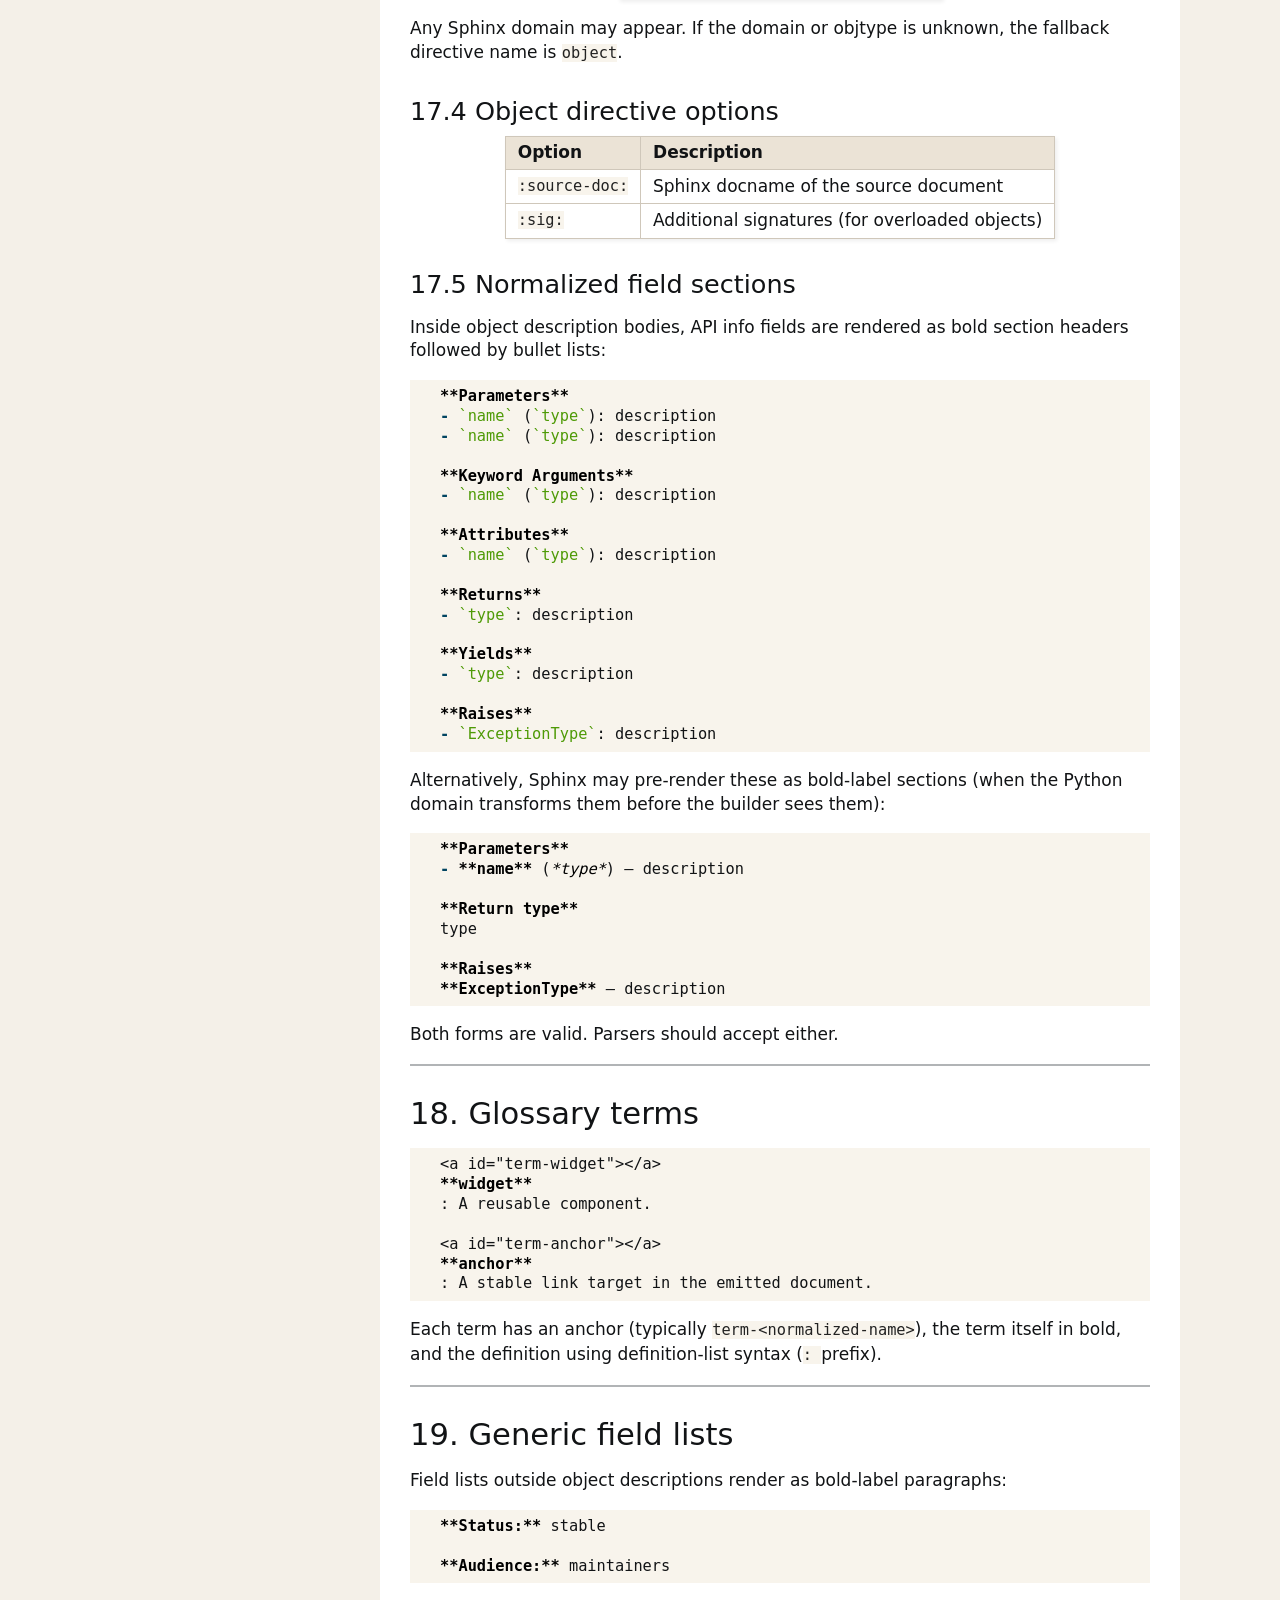
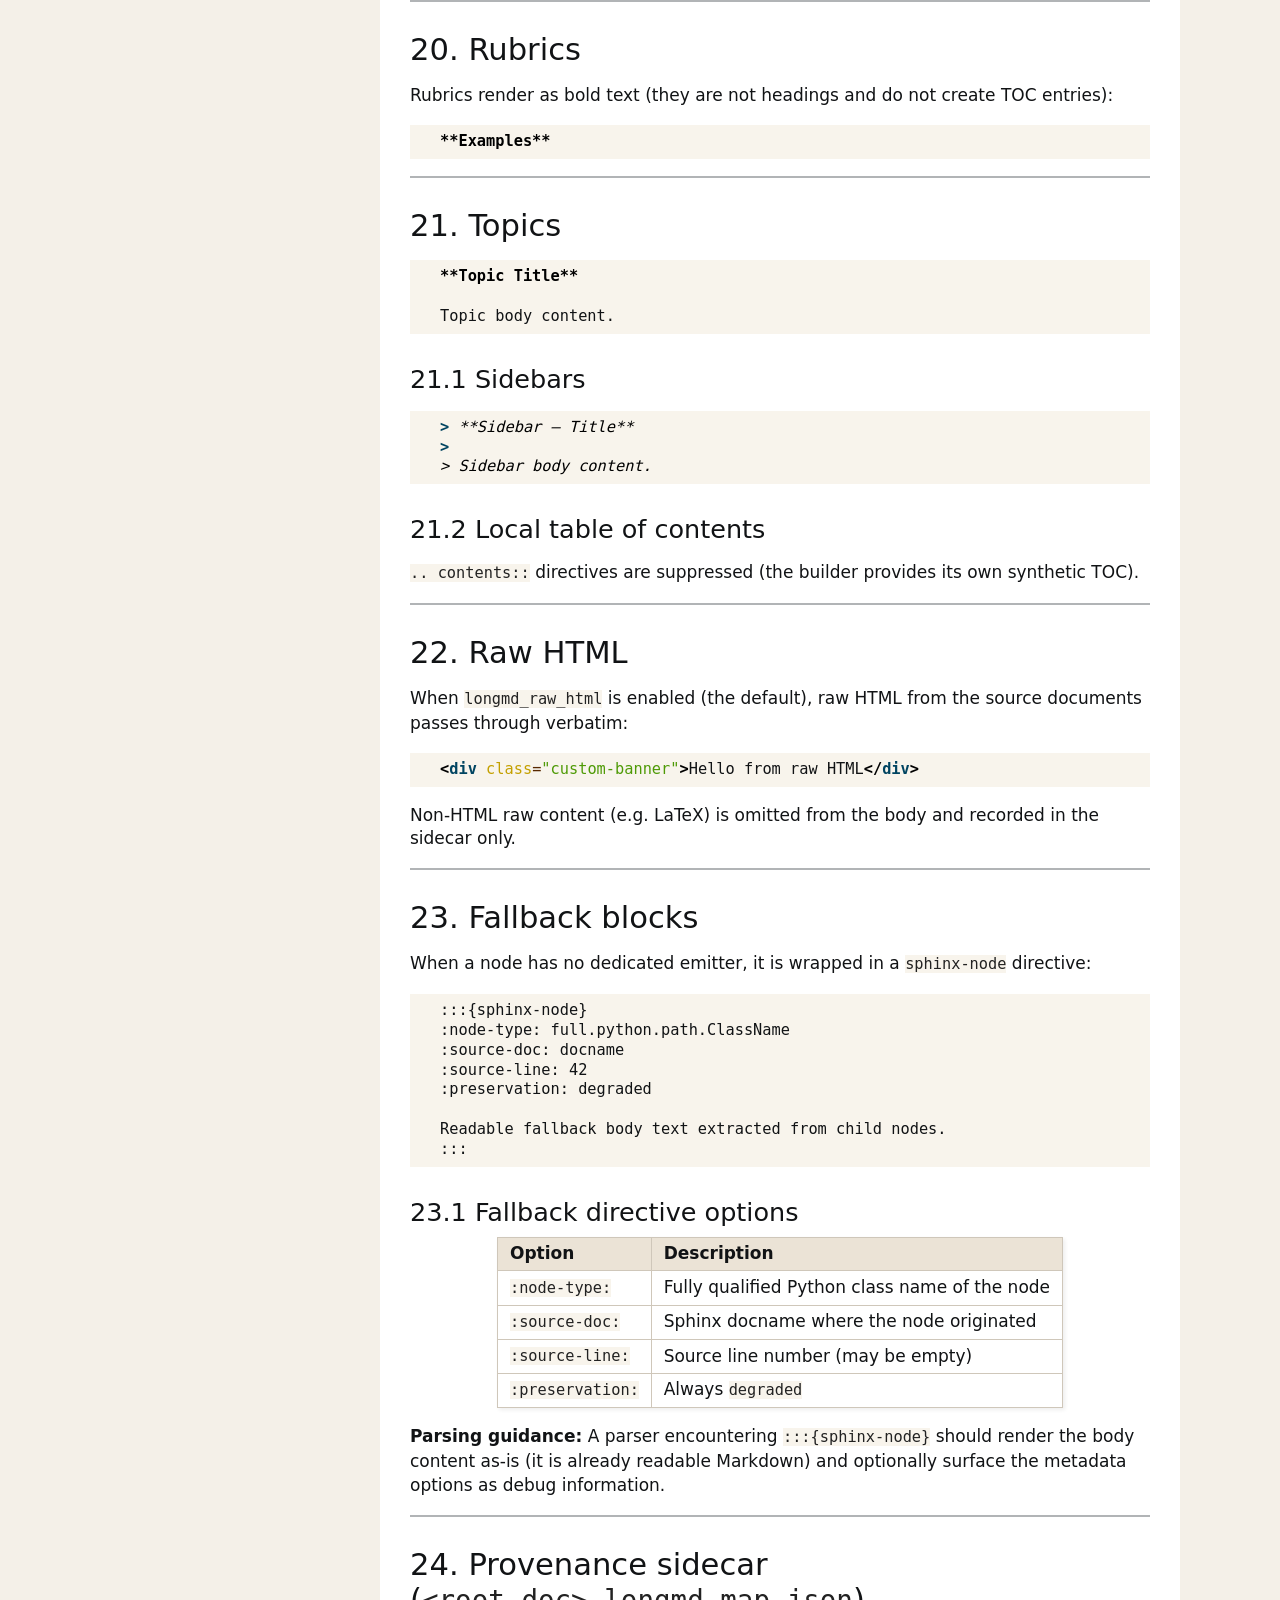
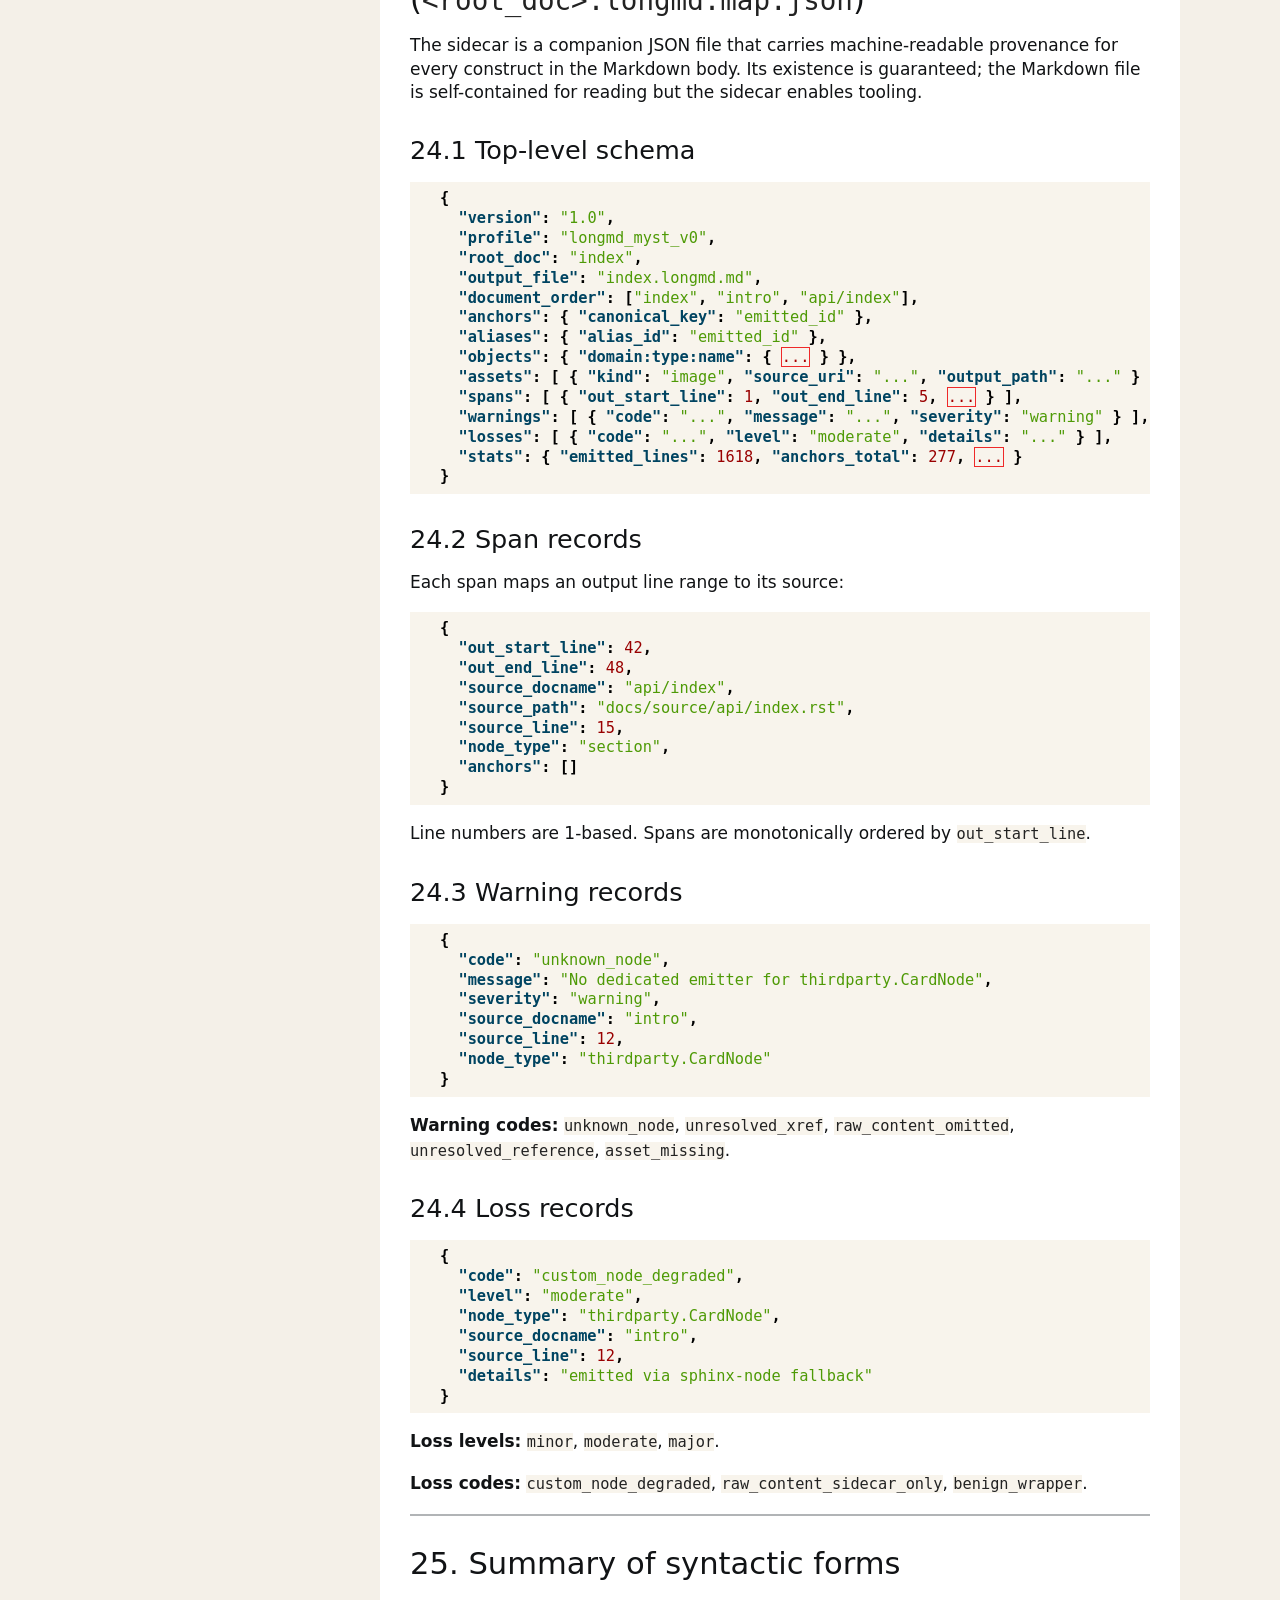
<file: dialect.html>
<!DOCTYPE html>

<html lang="en" data-content_root="./">
  <head>
    <meta charset="utf-8" />
    <meta name="viewport" content="width=device-width, initial-scale=1.0" /><meta name="viewport" content="width=device-width, initial-scale=1" />

    <title>Dialect Specification &#8212; sphinx-longmd docs</title>
    <link rel="stylesheet" type="text/css" href="_static/pygments.css?v=5ecbeea2" />
    <link rel="stylesheet" type="text/css" href="_static/basic.css?v=b08954a9" />
    <link rel="stylesheet" type="text/css" href="_static/alabaster.css?v=e52cff1b" />
    <link rel="stylesheet" type="text/css" href="_static/brand.css?v=eb0f4610" />
    <script src="_static/documentation_options.js?v=01f34227"></script>
    <script src="_static/doctools.js?v=fd6eb6e6"></script>
    <script src="_static/sphinx_highlight.js?v=6ffebe34"></script>
    <link rel="index" title="Index" href="genindex.html" />
    <link rel="search" title="Search" href="search.html" />
    <link rel="next" title="Contributing" href="contributing.html" />
    <link rel="prev" title="Limitations and expectations" href="limitations.html" />
   
  <link rel="stylesheet" href="_static/custom.css" type="text/css" />
  

  
  

  </head><body>
  <div class="document">
    
      <div class="sphinxsidebar" role="navigation" aria-label="Main">
        <div class="sphinxsidebarwrapper">
<h1 class="logo"><a href="index.html">sphinx-longmd</a></h1>



<p class="blurb">One long-form Markdown artifact from a resolved Sphinx project.</p>







<search id="searchbox" style="display: none" role="search">
    <div class="searchformwrapper">
    <form class="search" action="search.html" method="get">
      <input type="text" name="q" aria-labelledby="searchlabel" autocomplete="off" autocorrect="off" autocapitalize="off" spellcheck="false" placeholder="Search"/>
      <input type="submit" value="Go" />
    </form>
    </div>
</search>
<script>document.getElementById('searchbox').style.display = "block"</script><h3>Navigation</h3>
<p class="caption" role="heading"><span class="caption-text">User guide</span></p>
<ul class="current">
<li class="toctree-l1"><a class="reference internal" href="install.html">Install</a></li>
<li class="toctree-l1"><a class="reference internal" href="usage.html">Use the builder</a></li>
<li class="toctree-l1"><a class="reference internal" href="output.html">Output behavior</a></li>
<li class="toctree-l1"><a class="reference internal" href="configuration.html">Configuration</a></li>
<li class="toctree-l1"><a class="reference internal" href="limitations.html">Limitations and expectations</a></li>
<li class="toctree-l1 current"><a class="current reference internal" href="#">Dialect Specification</a><ul>
<li class="toctree-l2"><a class="reference internal" href="#document-structure">1. Document structure</a></li>
<li class="toctree-l2"><a class="reference internal" href="#anchors">2. Anchors</a></li>
<li class="toctree-l2"><a class="reference internal" href="#headings">3. Headings</a></li>
<li class="toctree-l2"><a class="reference internal" href="#inline-formatting">4. Inline formatting</a></li>
<li class="toctree-l2"><a class="reference internal" href="#links">5. Links</a></li>
<li class="toctree-l2"><a class="reference internal" href="#lists">6. Lists</a></li>
<li class="toctree-l2"><a class="reference internal" href="#block-quotes">7. Block quotes</a></li>
<li class="toctree-l2"><a class="reference internal" href="#code-blocks">8. Code blocks</a></li>
<li class="toctree-l2"><a class="reference internal" href="#images">9. Images</a></li>
<li class="toctree-l2"><a class="reference internal" href="#tables">10. Tables</a></li>
<li class="toctree-l2"><a class="reference internal" href="#transitions">11. Transitions</a></li>
<li class="toctree-l2"><a class="reference internal" href="#footnotes-and-citations">12. Footnotes and citations</a></li>
<li class="toctree-l2"><a class="reference internal" href="#definition-lists">13. Definition lists</a></li>
<li class="toctree-l2"><a class="reference internal" href="#myst-colon-fenced-directive-blocks">14. MyST colon-fenced directive blocks</a></li>
<li class="toctree-l2"><a class="reference internal" href="#admonitions">15. Admonitions</a></li>
<li class="toctree-l2"><a class="reference internal" href="#version-modified-blocks">16. Version-modified blocks</a></li>
<li class="toctree-l2"><a class="reference internal" href="#object-descriptions">17. Object descriptions</a></li>
<li class="toctree-l2"><a class="reference internal" href="#glossary-terms">18. Glossary terms</a></li>
<li class="toctree-l2"><a class="reference internal" href="#generic-field-lists">19. Generic field lists</a></li>
<li class="toctree-l2"><a class="reference internal" href="#rubrics">20. Rubrics</a></li>
<li class="toctree-l2"><a class="reference internal" href="#topics">21. Topics</a></li>
<li class="toctree-l2"><a class="reference internal" href="#raw-html">22. Raw HTML</a></li>
<li class="toctree-l2"><a class="reference internal" href="#fallback-blocks">23. Fallback blocks</a></li>
<li class="toctree-l2"><a class="reference internal" href="#provenance-sidecar-root-doc-longmd-map-json">24. Provenance sidecar (<code class="docutils literal notranslate"><span class="pre">&lt;root_doc&gt;.longmd.map.json</span></code>)</a></li>
<li class="toctree-l2"><a class="reference internal" href="#summary-of-syntactic-forms">25. Summary of syntactic forms</a></li>
</ul>
</li>
</ul>
<p class="caption" role="heading"><span class="caption-text">Project</span></p>
<ul>
<li class="toctree-l1"><a class="reference internal" href="contributing.html">Contributing</a></li>
<li class="toctree-l1"><a class="reference internal" href="changelog.html">Changelog</a></li>
<li class="toctree-l1"><a class="reference internal" href="license.html">License</a></li>
</ul>

<div class="relations">
<h3>Related Topics</h3>
<ul>
  <li><a href="index.html">Documentation overview</a><ul>
      <li>Previous: <a href="limitations.html" title="previous chapter">Limitations and expectations</a></li>
      <li>Next: <a href="contributing.html" title="next chapter">Contributing</a></li>
  </ul></li>
</ul>
</div>








        </div>
      </div>
      <div class="documentwrapper">
        <div class="bodywrapper">
              <div class="related top">
                &nbsp;
  <nav id="rellinks">
    <ul>
        <li>
          &larr;
          <a href="limitations.html" title="Previous document">Limitations and expectations</a>
        </li>
        <li>
          <a href="contributing.html" title="Next document">Contributing</a>
          &rarr;
        </li>
    </ul>
  </nav>
              </div>
          

          <div class="body" role="main">
            
  <section id="dialect-specification">
<h1>Dialect Specification<a class="headerlink" href="#dialect-specification" title="Link to this heading">¶</a></h1>
<p>This document defines the complete output vocabulary of <code class="docutils literal notranslate"><span class="pre">sphinx-longmd</span></code>.
It is intended for developers building parsers, renderers, or tooling
that consumes <code class="docutils literal notranslate"><span class="pre">.longmd.md</span></code> files.</p>
<p>A LongMD file is valid Markdown extended with three additional
conventions: HTML anchors, HTML comments for document boundaries, and
MyST-style colon-fenced directive blocks. A parser that handles
standard Markdown plus these three conventions can fully consume the
output.</p>
<hr class="docutils" />
<section id="document-structure">
<h2>1. Document structure<a class="headerlink" href="#document-structure" title="Link to this heading">¶</a></h2>
<section id="overall-shape">
<h3>1.1 Overall shape<a class="headerlink" href="#overall-shape" title="Link to this heading">¶</a></h3>
<p>A <code class="docutils literal notranslate"><span class="pre">.longmd.md</span></code> file has this structure:</p>
<div class="highlight-default notranslate"><div class="highlight"><pre><span></span><span class="o">&lt;</span><span class="n">root</span> <span class="n">document</span> <span class="n">boundary</span><span class="o">&gt;</span>
<span class="o">&lt;</span><span class="n">synthetic</span> <span class="n">table</span> <span class="n">of</span> <span class="n">contents</span><span class="o">&gt;</span>
<span class="o">&lt;</span><span class="n">root</span> <span class="n">document</span> <span class="n">content</span><span class="o">&gt;</span>
  <span class="o">&lt;</span><span class="n">child</span> <span class="n">document</span> <span class="n">boundary</span><span class="o">&gt;</span>
  <span class="o">&lt;</span><span class="n">child</span> <span class="n">document</span> <span class="n">content</span><span class="o">&gt;</span>
  <span class="o">&lt;</span><span class="n">child</span> <span class="n">document</span> <span class="n">boundary</span> <span class="n">end</span><span class="o">&gt;</span>
  <span class="o">...</span>
<span class="o">&lt;</span><span class="n">root</span> <span class="n">document</span> <span class="n">boundary</span> <span class="n">end</span><span class="o">&gt;</span>
</pre></div>
</div>
<p>All content from every source document in the Sphinx project appears
in this single file, in toctree reading order.</p>
</section>
<section id="document-boundary-markers">
<h3>1.2 Document boundary markers<a class="headerlink" href="#document-boundary-markers" title="Link to this heading">¶</a></h3>
<p>Every source document (including the root) is wrapped in boundary
markers using HTML comments:</p>
<div class="highlight-html notranslate"><div class="highlight"><pre><span></span><span class="p">&lt;</span><span class="nt">a</span> <span class="na">id</span><span class="o">=</span><span class="s">&quot;document-&lt;doc-slug&gt;&quot;</span><span class="p">&gt;&lt;/</span><span class="nt">a</span><span class="p">&gt;</span>
<span class="cm">&lt;!-- longmd:start-file docname=&quot;&lt;docname&gt;&quot; source=&quot;&lt;source-path&gt;&quot; --&gt;</span>

...content...

<span class="cm">&lt;!-- longmd:end-file docname=&quot;&lt;docname&gt;&quot; --&gt;</span>
</pre></div>
</div>
<p><strong>Fields:</strong></p>
<table class="docutils align-default">
<thead>
<tr class="row-odd"><th class="head"><p>Field</p></th>
<th class="head"><p>Description</p></th>
<th class="head"><p>Example</p></th>
</tr>
</thead>
<tbody>
<tr class="row-even"><td><p><code class="docutils literal notranslate"><span class="pre">doc-slug</span></code></p></td>
<td><p>Lowercased, hyphenated form of the docname</p></td>
<td><p><code class="docutils literal notranslate"><span class="pre">api-index</span></code></p></td>
</tr>
<tr class="row-odd"><td><p><code class="docutils literal notranslate"><span class="pre">docname</span></code></p></td>
<td><p>Sphinx docname (path without extension)</p></td>
<td><p><code class="docutils literal notranslate"><span class="pre">api/index</span></code></p></td>
</tr>
<tr class="row-even"><td><p><code class="docutils literal notranslate"><span class="pre">source</span></code></p></td>
<td><p>Absolute or relative path to the source file</p></td>
<td><p><code class="docutils literal notranslate"><span class="pre">/home/user/docs/api/index.rst</span></code></p></td>
</tr>
</tbody>
</table>
<p><strong>Parsing rules:</strong></p>
<ul class="simple">
<li><p>Start markers always appear as a pair: an <code class="docutils literal notranslate"><span class="pre">&lt;a</span> <span class="pre">id&gt;</span></code> anchor immediately
followed by the <code class="docutils literal notranslate"><span class="pre">&lt;!--</span> <span class="pre">longmd:start-file</span> <span class="pre">...</span> <span class="pre">--&gt;</span></code> comment.</p></li>
<li><p>End markers are a single <code class="docutils literal notranslate"><span class="pre">&lt;!--</span> <span class="pre">longmd:end-file</span> <span class="pre">...</span> <span class="pre">--&gt;</span></code> comment.</p></li>
<li><p>Boundary markers may be nested (child docs appear inside the root
doc’s boundaries).</p></li>
<li><p>The <code class="docutils literal notranslate"><span class="pre">docname</span></code> attribute is the authoritative document identifier.</p></li>
</ul>
</section>
<section id="synthetic-table-of-contents">
<h3>1.3 Synthetic table of contents<a class="headerlink" href="#synthetic-table-of-contents" title="Link to this heading">¶</a></h3>
<p>Immediately after the root document’s start boundary, a synthetic
TOC appears:</p>
<div class="highlight-markdown notranslate"><div class="highlight"><pre><span></span><span class="gs">**Contents**</span>

<span class="k">-</span><span class="w"> </span>[<span class="nt">Index</span>](<span class="na">#document-index</span>)
<span class="k">-</span><span class="w"> </span>[<span class="nt">Getting Started</span>](<span class="na">#document-getting-started</span>)
<span class="k">-</span><span class="w"> </span>[<span class="nt">API Reference</span>](<span class="na">#document-api-reference</span>)
</pre></div>
</div>
<p>Each entry is a standard Markdown link targeting the <code class="docutils literal notranslate"><span class="pre">document-&lt;slug&gt;</span></code>
anchor of the corresponding source document.</p>
</section>
</section>
<hr class="docutils" />
<section id="anchors">
<h2>2. Anchors<a class="headerlink" href="#anchors" title="Link to this heading">¶</a></h2>
<section id="html-anchor-elements">
<h3>2.1 HTML anchor elements<a class="headerlink" href="#html-anchor-elements" title="Link to this heading">¶</a></h3>
<p>All stable link targets use HTML <code class="docutils literal notranslate"><span class="pre">&lt;a&gt;</span></code> elements with <code class="docutils literal notranslate"><span class="pre">id</span></code> attributes:</p>
<div class="highlight-html notranslate"><div class="highlight"><pre><span></span><span class="p">&lt;</span><span class="nt">a</span> <span class="na">id</span><span class="o">=</span><span class="s">&quot;identifier&quot;</span><span class="p">&gt;&lt;/</span><span class="nt">a</span><span class="p">&gt;</span>
</pre></div>
</div>
<p>Anchors appear immediately before the block they target. Multiple
anchors may be stacked when a block has aliases:</p>
<div class="highlight-html notranslate"><div class="highlight"><pre><span></span><span class="p">&lt;</span><span class="nt">a</span> <span class="na">id</span><span class="o">=</span><span class="s">&quot;canonical-id&quot;</span><span class="p">&gt;&lt;/</span><span class="nt">a</span><span class="p">&gt;</span>
<span class="p">&lt;</span><span class="nt">a</span> <span class="na">id</span><span class="o">=</span><span class="s">&quot;alias-id&quot;</span><span class="p">&gt;&lt;/</span><span class="nt">a</span><span class="p">&gt;</span>
## Section title
</pre></div>
</div>
</section>
<section id="anchor-id-patterns">
<h3>2.2 Anchor ID patterns<a class="headerlink" href="#anchor-id-patterns" title="Link to this heading">¶</a></h3>
<table class="docutils align-default">
<thead>
<tr class="row-odd"><th class="head"><p>Source construct</p></th>
<th class="head"><p>ID pattern</p></th>
<th class="head"><p>Example</p></th>
</tr>
</thead>
<tbody>
<tr class="row-even"><td><p>Document boundary</p></td>
<td><p><code class="docutils literal notranslate"><span class="pre">document-&lt;doc-slug&gt;</span></code></p></td>
<td><p><code class="docutils literal notranslate"><span class="pre">document-api-index</span></code></p></td>
</tr>
<tr class="row-odd"><td><p>Section heading</p></td>
<td><p>original section ID</p></td>
<td><p><code class="docutils literal notranslate"><span class="pre">installation</span></code></p></td>
</tr>
<tr class="row-even"><td><p>Section (collision)</p></td>
<td><p><code class="docutils literal notranslate"><span class="pre">&lt;doc-slug&gt;--&lt;section-id&gt;</span></code></p></td>
<td><p><code class="docutils literal notranslate"><span class="pre">reference-api--see-also</span></code></p></td>
</tr>
<tr class="row-odd"><td><p>Explicit label</p></td>
<td><p>original label</p></td>
<td><p><code class="docutils literal notranslate"><span class="pre">install-note</span></code></p></td>
</tr>
<tr class="row-even"><td><p>Object description</p></td>
<td><p>signature-derived ID</p></td>
<td><p><code class="docutils literal notranslate"><span class="pre">demo.frob</span></code>, <code class="docutils literal notranslate"><span class="pre">demo.Widget</span></code></p></td>
</tr>
<tr class="row-odd"><td><p>Glossary term</p></td>
<td><p><code class="docutils literal notranslate"><span class="pre">term-&lt;normalized&gt;</span></code></p></td>
<td><p><code class="docutils literal notranslate"><span class="pre">term-widget</span></code></p></td>
</tr>
<tr class="row-even"><td><p>Figure</p></td>
<td><p>auto-generated or explicit</p></td>
<td><p><code class="docutils literal notranslate"><span class="pre">fig-architecture</span></code></p></td>
</tr>
</tbody>
</table>
</section>
<section id="collision-resolution">
<h3>2.3 Collision resolution<a class="headerlink" href="#collision-resolution" title="Link to this heading">¶</a></h3>
<p>When two source documents produce the same ID:</p>
<ol class="arabic simple">
<li><p>First document keeps the bare ID: <code class="docutils literal notranslate"><span class="pre">see-also</span></code></p></li>
<li><p>Subsequent documents get a doc-prefixed form: <code class="docutils literal notranslate"><span class="pre">reference-api--see-also</span></code></p></li>
</ol>
<p>The prefix uses the docname slug with <code class="docutils literal notranslate"><span class="pre">--</span></code> as separator. This is
stable across toctree reorderings.</p>
</section>
</section>
<hr class="docutils" />
<section id="headings">
<h2>3. Headings<a class="headerlink" href="#headings" title="Link to this heading">¶</a></h2>
<p>ATX-style headings only. Level is determined by document nesting:</p>
<div class="highlight-markdown notranslate"><div class="highlight"><pre><span></span><span class="gh"># Root document title</span>
<span class="gu">## Child document title</span>
<span class="gu">### Child document subsection</span>
<span class="gu">#### Deeper subsection</span>
</pre></div>
</div>
<p><strong>Heading level rules:</strong></p>
<ul class="simple">
<li><p>Root document title: <code class="docutils literal notranslate"><span class="pre">#</span></code></p></li>
<li><p>Child document titles (one toctree level deep): <code class="docutils literal notranslate"><span class="pre">##</span></code></p></li>
<li><p>Subsections within a child document: <code class="docutils literal notranslate"><span class="pre">###</span></code>, <code class="docutils literal notranslate"><span class="pre">####</span></code>, etc.</p></li>
<li><p>Maximum depth: <code class="docutils literal notranslate"><span class="pre">######</span></code> (6 levels)</p></li>
</ul>
<p>Headings are always preceded by their section’s anchor(s).</p>
</section>
<hr class="docutils" />
<section id="inline-formatting">
<h2>4. Inline formatting<a class="headerlink" href="#inline-formatting" title="Link to this heading">¶</a></h2>
<section id="emphasis">
<h3>4.1 Emphasis<a class="headerlink" href="#emphasis" title="Link to this heading">¶</a></h3>
<div class="highlight-markdown notranslate"><div class="highlight"><pre><span></span><span class="ge">*italic text*</span>
</pre></div>
</div>
</section>
<section id="strong-emphasis">
<h3>4.2 Strong emphasis<a class="headerlink" href="#strong-emphasis" title="Link to this heading">¶</a></h3>
<div class="highlight-markdown notranslate"><div class="highlight"><pre><span></span><span class="gs">**bold text**</span>
</pre></div>
</div>
</section>
<section id="inline-code">
<h3>4.3 Inline code<a class="headerlink" href="#inline-code" title="Link to this heading">¶</a></h3>
<div class="highlight-markdown notranslate"><div class="highlight"><pre><span></span><span class="sb">`code_here`</span>
</pre></div>
</div>
<p>When the content contains backticks:</p>
<div class="highlight-markdown notranslate"><div class="highlight"><pre><span></span>`` code`with`backticks ``
</pre></div>
</div>
</section>
<section id="title-references">
<h3>4.4 Title references<a class="headerlink" href="#title-references" title="Link to this heading">¶</a></h3>
<p>Rendered as emphasis (same as 4.1):</p>
<div class="highlight-markdown notranslate"><div class="highlight"><pre><span></span><span class="ge">*Some Title*</span>
</pre></div>
</div>
</section>
</section>
<hr class="docutils" />
<section id="links">
<h2>5. Links<a class="headerlink" href="#links" title="Link to this heading">¶</a></h2>
<section id="internal-fragment-links">
<h3>5.1 Internal fragment links<a class="headerlink" href="#internal-fragment-links" title="Link to this heading">¶</a></h3>
<p>All in-project cross-references are same-file fragment links:</p>
<div class="highlight-markdown notranslate"><div class="highlight"><pre><span></span>[<span class="nt">visible text</span>](<span class="na">#anchor-id</span>)
</pre></div>
</div>
<p>Examples:</p>
<div class="highlight-markdown notranslate"><div class="highlight"><pre><span></span>[<span class="nt">Installation</span>](<span class="na">#installation</span>)
[<span class="nt">API Reference</span>](<span class="na">#document-api-reference</span>)
[<span class="sb">`demo.frob()`</span>](#demo.frob)
[<span class="nt">widget</span>](<span class="na">#term-widget</span>)
</pre></div>
</div>
</section>
<section id="external-links">
<h3>5.2 External links<a class="headerlink" href="#external-links" title="Link to this heading">¶</a></h3>
<p>Links resolved to external URLs (including intersphinx):</p>
<div class="highlight-markdown notranslate"><div class="highlight"><pre><span></span>[<span class="nt">visible text</span>](<span class="na">https://example.com/page</span>)
</pre></div>
</div>
</section>
<section id="unresolved-references">
<h3>5.3 Unresolved references<a class="headerlink" href="#unresolved-references" title="Link to this heading">¶</a></h3>
<p>When Sphinx cannot resolve a reference, the target text appears as
inline code without a link:</p>
<div class="highlight-markdown notranslate"><div class="highlight"><pre><span></span><span class="sb">`unknown_target`</span>
</pre></div>
</div>
<p>A warning is recorded in the sidecar.</p>
</section>
</section>
<hr class="docutils" />
<section id="lists">
<h2>6. Lists<a class="headerlink" href="#lists" title="Link to this heading">¶</a></h2>
<section id="bullet-lists">
<h3>6.1 Bullet lists<a class="headerlink" href="#bullet-lists" title="Link to this heading">¶</a></h3>
<div class="highlight-markdown notranslate"><div class="highlight"><pre><span></span><span class="k">-</span><span class="w"> </span>First item
<span class="k">-</span><span class="w"> </span>Second item
<span class="k">-</span><span class="w"> </span>Third item with
  continuation on next line
</pre></div>
</div>
</section>
<section id="enumerated-lists">
<h3>6.2 Enumerated lists<a class="headerlink" href="#enumerated-lists" title="Link to this heading">¶</a></h3>
<div class="highlight-markdown notranslate"><div class="highlight"><pre><span></span><span class="k">1.</span> First item
<span class="k">2.</span> Second item
<span class="k">3.</span> Third item with
   continuation on next line
</pre></div>
</div>
</section>
</section>
<hr class="docutils" />
<section id="block-quotes">
<h2>7. Block quotes<a class="headerlink" href="#block-quotes" title="Link to this heading">¶</a></h2>
<div class="highlight-markdown notranslate"><div class="highlight"><pre><span></span><span class="k">&gt; </span><span class="ge">Quoted text here</span>
<span class="k">&gt; </span><span class="ge">spanning multiple lines</span>
<span class="k">&gt;</span>
<span class="ge">&gt; With paragraph breaks inside</span>
</pre></div>
</div>
</section>
<hr class="docutils" />
<section id="code-blocks">
<h2>8. Code blocks<a class="headerlink" href="#code-blocks" title="Link to this heading">¶</a></h2>
<p>Fenced code blocks with optional language info string:</p>
<div class="highlight-markdown notranslate"><div class="highlight"><pre><span></span><span class="sb">```python</span>
<span class="k">def</span><span class="w"> </span><span class="nf">hello</span><span class="p">():</span>
    <span class="nb">print</span><span class="p">(</span><span class="s2">&quot;world&quot;</span><span class="p">)</span>
<span class="sb">```</span>
</pre></div>
</div>
<p>When the code content itself contains triple backticks, the fence
uses additional backticks:</p>
<div class="highlight-markdown notranslate"><div class="highlight"><pre><span></span>````markdown
<span class="sb">```python</span>
<span class="n">nested</span>
<span class="sb">```</span>
````
</pre></div>
</div>
</section>
<hr class="docutils" />
<section id="images">
<h2>9. Images<a class="headerlink" href="#images" title="Link to this heading">¶</a></h2>
<section id="simple-images">
<h3>9.1 Simple images<a class="headerlink" href="#simple-images" title="Link to this heading">¶</a></h3>
<div class="highlight-markdown notranslate"><div class="highlight"><pre><span></span>![<span class="nt">alt text</span>](<span class="na">assets/filename.png</span>)
</pre></div>
</div>
<p>Image paths point to the <code class="docutils literal notranslate"><span class="pre">assets/</span></code> directory relative to the
<code class="docutils literal notranslate"><span class="pre">.longmd.md</span></code> file. The builder copies referenced images there with
collision-safe filenames.</p>
</section>
<section id="figures-with-captions">
<h3>9.2 Figures with captions<a class="headerlink" href="#figures-with-captions" title="Link to this heading">¶</a></h3>
<div class="highlight-markdown notranslate"><div class="highlight"><pre><span></span>&lt;a id=&quot;figure-id&quot;&gt;&lt;/a&gt;
![<span class="nt">alt text</span>](<span class="na">assets/filename.png</span>)

<span class="ge">*Caption text in italics*</span>
</pre></div>
</div>
<p>The caption, if present, appears as an italic paragraph immediately
after the image. A legend, if present, follows as normal prose.</p>
</section>
</section>
<hr class="docutils" />
<section id="tables">
<h2>10. Tables<a class="headerlink" href="#tables" title="Link to this heading">¶</a></h2>
<p>Markdown pipe tables:</p>
<div class="highlight-markdown notranslate"><div class="highlight"><pre><span></span><span class="gs">**Table caption**</span>

| Column A | Column B | Column C |
| --- | --- | --- |
| cell 1 | cell 2 | cell 3 |
| cell 4 | cell 5 | cell 6 |
</pre></div>
</div>
<p><strong>Rules:</strong></p>
<ul class="simple">
<li><p>The separator row (<code class="docutils literal notranslate"><span class="pre">|</span> <span class="pre">---</span> <span class="pre">|</span> <span class="pre">---</span> <span class="pre">|</span></code>) always appears after the
header row.</p></li>
<li><p>If the source table has no explicit header, the first body row
is promoted to header (Markdown requires a header row).</p></li>
<li><p>Table captions appear as bold text above the table.</p></li>
<li><p>Cell content is flattened to single lines.</p></li>
</ul>
</section>
<hr class="docutils" />
<section id="transitions">
<h2>11. Transitions<a class="headerlink" href="#transitions" title="Link to this heading">¶</a></h2>
<p>Horizontal rules:</p>
<div class="highlight-markdown notranslate"><div class="highlight"><pre><span></span>---
</pre></div>
</div>
</section>
<hr class="docutils" />
<section id="footnotes-and-citations">
<h2>12. Footnotes and citations<a class="headerlink" href="#footnotes-and-citations" title="Link to this heading">¶</a></h2>
<section id="footnote-references-inline">
<h3>12.1 Footnote references (inline)<a class="headerlink" href="#footnote-references-inline" title="Link to this heading">¶</a></h3>
<div class="highlight-markdown notranslate"><div class="highlight"><pre><span></span>Some text[^1] and more[^named].
</pre></div>
</div>
</section>
<section id="footnote-definitions">
<h3>12.2 Footnote definitions<a class="headerlink" href="#footnote-definitions" title="Link to this heading">¶</a></h3>
<div class="highlight-markdown notranslate"><div class="highlight"><pre><span></span>[<span class="nl">^1</span>]: <span class="na">Auto-numbered footnote body.</span>
[<span class="nl">^named</span>]: <span class="na">Named footnote body.</span>
</pre></div>
</div>
<p>Citations use the same syntax with the citation label:</p>
<div class="highlight-markdown notranslate"><div class="highlight"><pre><span></span>[<span class="nl">^CIT2024</span>]: <span class="na">Citation body text.</span>
</pre></div>
</div>
</section>
</section>
<hr class="docutils" />
<section id="definition-lists">
<h2>13. Definition lists<a class="headerlink" href="#definition-lists" title="Link to this heading">¶</a></h2>
<div class="highlight-markdown notranslate"><div class="highlight"><pre><span></span>Term one
: Definition of term one.

Term two
: Definition of term two.
</pre></div>
</div>
</section>
<hr class="docutils" />
<section id="myst-colon-fenced-directive-blocks">
<h2>14. MyST colon-fenced directive blocks<a class="headerlink" href="#myst-colon-fenced-directive-blocks" title="Link to this heading">¶</a></h2>
<p>These are the primary extension beyond standard Markdown. They use
MyST-Parser’s colon-fence syntax: three or more colons, curly-braced
directive name, optional argument, optional field options, body, and
closing colons.</p>
<section id="general-syntax">
<h3>14.1 General syntax<a class="headerlink" href="#general-syntax" title="Link to this heading">¶</a></h3>
<div class="highlight-markdown notranslate"><div class="highlight"><pre><span></span>:::{directive-name} optional argument
:option-key: option value

Body content here.
:::
</pre></div>
</div>
<p><strong>Parsing rules:</strong></p>
<ul class="simple">
<li><p>Opening fence: <code class="docutils literal notranslate"><span class="pre">:::</span></code> followed by <code class="docutils literal notranslate"><span class="pre">{directive-name}</span></code></p></li>
<li><p>The directive name is inside curly braces</p></li>
<li><p>An optional space-separated argument follows the closing brace</p></li>
<li><p>Field-style options (<code class="docutils literal notranslate"><span class="pre">:key:</span> <span class="pre">value</span></code>) appear on subsequent lines
before a blank line</p></li>
<li><p>Body content follows the blank line</p></li>
<li><p>Closing fence: <code class="docutils literal notranslate"><span class="pre">:::</span></code></p></li>
<li><p>Fences must be at least three colons and match in length</p></li>
</ul>
</section>
<section id="nesting">
<h3>14.2 Nesting<a class="headerlink" href="#nesting" title="Link to this heading">¶</a></h3>
<p>Colon-fenced blocks can nest. Inner blocks appear within outer blocks:</p>
<div class="highlight-markdown notranslate"><div class="highlight"><pre><span></span>:::{py:class} demo.Widget(name)
:source-doc: objects

Description of the class.

:::{py:method} render()
:source-doc: objects

Description of the method.
:::
:::
</pre></div>
</div>
</section>
</section>
<hr class="docutils" />
<section id="admonitions">
<h2>15. Admonitions<a class="headerlink" href="#admonitions" title="Link to this heading">¶</a></h2>
<p>Specific admonition types emitted as MyST directives:</p>
<div class="highlight-markdown notranslate"><div class="highlight"><pre><span></span>:::{note}
Body text.
:::

:::{warning}
Body text.
:::

:::{tip}
Body text.
:::

:::{important}
Body text.
:::
</pre></div>
</div>
<p><strong>All admonition directive names:</strong></p>
<p><code class="docutils literal notranslate"><span class="pre">note</span></code>, <code class="docutils literal notranslate"><span class="pre">warning</span></code>, <code class="docutils literal notranslate"><span class="pre">tip</span></code>, <code class="docutils literal notranslate"><span class="pre">important</span></code>, <code class="docutils literal notranslate"><span class="pre">hint</span></code>, <code class="docutils literal notranslate"><span class="pre">caution</span></code>, <code class="docutils literal notranslate"><span class="pre">danger</span></code>,
<code class="docutils literal notranslate"><span class="pre">error</span></code>, <code class="docutils literal notranslate"><span class="pre">attention</span></code>, <code class="docutils literal notranslate"><span class="pre">seealso</span></code></p>
<section id="generic-admonitions">
<h3>15.1 Generic admonitions<a class="headerlink" href="#generic-admonitions" title="Link to this heading">¶</a></h3>
<p>Admonitions with custom titles:</p>
<div class="highlight-markdown notranslate"><div class="highlight"><pre><span></span>:::{admonition} Custom Title Here
Body text.
:::
</pre></div>
</div>
</section>
</section>
<hr class="docutils" />
<section id="version-modified-blocks">
<h2>16. Version-modified blocks<a class="headerlink" href="#version-modified-blocks" title="Link to this heading">¶</a></h2>
<div class="highlight-markdown notranslate"><div class="highlight"><pre><span></span>:::{versionadded}
Added in 2.0: Description of what was added.
:::

:::{versionchanged}
Changed in 3.1: Description of what changed.
:::

:::{deprecated}
Deprecated since 4.0: Use new_function instead.
:::
</pre></div>
</div>
<p><strong>Directive names:</strong> <code class="docutils literal notranslate"><span class="pre">versionadded</span></code>, <code class="docutils literal notranslate"><span class="pre">versionchanged</span></code>, <code class="docutils literal notranslate"><span class="pre">deprecated</span></code></p>
</section>
<hr class="docutils" />
<section id="object-descriptions">
<h2>17. Object descriptions<a class="headerlink" href="#object-descriptions" title="Link to this heading">¶</a></h2>
<p>Sphinx domain objects are emitted as MyST directive blocks with
domain-qualified names.</p>
<section id="general-form">
<h3>17.1 General form<a class="headerlink" href="#general-form" title="Link to this heading">¶</a></h3>
<div class="highlight-markdown notranslate"><div class="highlight"><pre><span></span>&lt;a id=&quot;signature-derived-id&quot;&gt;&lt;/a&gt;
:::{domain:objtype} signature text
:source-doc: docname

Description body.

<span class="gs">**Parameters**</span>
<span class="k">-</span><span class="w"> </span><span class="sb">`x`</span> (<span class="sb">`int`</span>): first value
<span class="k">-</span><span class="w"> </span><span class="sb">`y`</span> (<span class="sb">`str`</span>): display label

<span class="gs">**Returns**</span>
<span class="k">-</span><span class="w"> </span><span class="sb">`bool`</span>: whether it succeeded

<span class="gs">**Raises**</span>
<span class="k">-</span><span class="w"> </span><span class="sb">`ValueError`</span>: duplicate anchor
:::
</pre></div>
</div>
</section>
<section id="python-domain-examples">
<h3>17.2 Python domain examples<a class="headerlink" href="#python-domain-examples" title="Link to this heading">¶</a></h3>
<div class="highlight-markdown notranslate"><div class="highlight"><pre><span></span>:::{py:function} demo.frob(x, y=0)
:source-doc: api/index

Frob two values.

<span class="gs">**Parameters**</span>
<span class="k">-</span><span class="w"> </span><span class="gs">**x**</span> (<span class="ge">*int*</span>) – first value
<span class="k">-</span><span class="w"> </span><span class="gs">**y**</span> (<span class="ge">*str*</span>) – display label

<span class="gs">**Returns**</span>
whether export succeeded

<span class="gs">**Return type**</span>
bool

<span class="gs">**Raises**</span>
<span class="gs">**ValueError**</span> – duplicate anchor
:::
</pre></div>
</div>
<div class="highlight-markdown notranslate"><div class="highlight"><pre><span></span>:::{py:class} class demo.Widget(name)
:source-doc: api/index

A reusable widget.
:::
</pre></div>
</div>
<div class="highlight-markdown notranslate"><div class="highlight"><pre><span></span>:::{py:method} render()
:source-doc: api/index

Render the widget.
:::
</pre></div>
</div>
</section>
<section id="object-directive-names">
<h3>17.3 Object directive names<a class="headerlink" href="#object-directive-names" title="Link to this heading">¶</a></h3>
<p>The directive name is <code class="docutils literal notranslate"><span class="pre">{domain}:{objtype}</span></code>. Common examples:</p>
<table class="docutils align-default">
<thead>
<tr class="row-odd"><th class="head"><p>Directive</p></th>
<th class="head"><p>Source construct</p></th>
</tr>
</thead>
<tbody>
<tr class="row-even"><td><p><code class="docutils literal notranslate"><span class="pre">py:function</span></code></p></td>
<td><p><code class="docutils literal notranslate"><span class="pre">..</span> <span class="pre">py:function::</span></code></p></td>
</tr>
<tr class="row-odd"><td><p><code class="docutils literal notranslate"><span class="pre">py:class</span></code></p></td>
<td><p><code class="docutils literal notranslate"><span class="pre">..</span> <span class="pre">py:class::</span></code></p></td>
</tr>
<tr class="row-even"><td><p><code class="docutils literal notranslate"><span class="pre">py:method</span></code></p></td>
<td><p><code class="docutils literal notranslate"><span class="pre">..</span> <span class="pre">py:method::</span></code></p></td>
</tr>
<tr class="row-odd"><td><p><code class="docutils literal notranslate"><span class="pre">py:attribute</span></code></p></td>
<td><p><code class="docutils literal notranslate"><span class="pre">..</span> <span class="pre">py:attribute::</span></code></p></td>
</tr>
<tr class="row-even"><td><p><code class="docutils literal notranslate"><span class="pre">py:data</span></code></p></td>
<td><p><code class="docutils literal notranslate"><span class="pre">..</span> <span class="pre">py:data::</span></code></p></td>
</tr>
<tr class="row-odd"><td><p><code class="docutils literal notranslate"><span class="pre">py:exception</span></code></p></td>
<td><p><code class="docutils literal notranslate"><span class="pre">..</span> <span class="pre">py:exception::</span></code></p></td>
</tr>
<tr class="row-even"><td><p><code class="docutils literal notranslate"><span class="pre">py:module</span></code></p></td>
<td><p><code class="docutils literal notranslate"><span class="pre">..</span> <span class="pre">py:module::</span></code></p></td>
</tr>
<tr class="row-odd"><td><p><code class="docutils literal notranslate"><span class="pre">c:function</span></code></p></td>
<td><p><code class="docutils literal notranslate"><span class="pre">..</span> <span class="pre">c:function::</span></code></p></td>
</tr>
<tr class="row-even"><td><p><code class="docutils literal notranslate"><span class="pre">js:function</span></code></p></td>
<td><p><code class="docutils literal notranslate"><span class="pre">..</span> <span class="pre">js:function::</span></code></p></td>
</tr>
</tbody>
</table>
<p>Any Sphinx domain may appear. If the domain or objtype is unknown,
the fallback directive name is <code class="docutils literal notranslate"><span class="pre">object</span></code>.</p>
</section>
<section id="object-directive-options">
<h3>17.4 Object directive options<a class="headerlink" href="#object-directive-options" title="Link to this heading">¶</a></h3>
<table class="docutils align-default">
<thead>
<tr class="row-odd"><th class="head"><p>Option</p></th>
<th class="head"><p>Description</p></th>
</tr>
</thead>
<tbody>
<tr class="row-even"><td><p><code class="docutils literal notranslate"><span class="pre">:source-doc:</span></code></p></td>
<td><p>Sphinx docname of the source document</p></td>
</tr>
<tr class="row-odd"><td><p><code class="docutils literal notranslate"><span class="pre">:sig:</span></code></p></td>
<td><p>Additional signatures (for overloaded objects)</p></td>
</tr>
</tbody>
</table>
</section>
<section id="normalized-field-sections">
<h3>17.5 Normalized field sections<a class="headerlink" href="#normalized-field-sections" title="Link to this heading">¶</a></h3>
<p>Inside object description bodies, API info fields are rendered as
bold section headers followed by bullet lists:</p>
<div class="highlight-markdown notranslate"><div class="highlight"><pre><span></span><span class="gs">**Parameters**</span>
<span class="k">-</span><span class="w"> </span><span class="sb">`name`</span> (<span class="sb">`type`</span>): description
<span class="k">-</span><span class="w"> </span><span class="sb">`name`</span> (<span class="sb">`type`</span>): description

<span class="gs">**Keyword Arguments**</span>
<span class="k">-</span><span class="w"> </span><span class="sb">`name`</span> (<span class="sb">`type`</span>): description

<span class="gs">**Attributes**</span>
<span class="k">-</span><span class="w"> </span><span class="sb">`name`</span> (<span class="sb">`type`</span>): description

<span class="gs">**Returns**</span>
<span class="k">-</span><span class="w"> </span><span class="sb">`type`</span>: description

<span class="gs">**Yields**</span>
<span class="k">-</span><span class="w"> </span><span class="sb">`type`</span>: description

<span class="gs">**Raises**</span>
<span class="k">-</span><span class="w"> </span><span class="sb">`ExceptionType`</span>: description
</pre></div>
</div>
<p>Alternatively, Sphinx may pre-render these as bold-label sections
(when the Python domain transforms them before the builder sees them):</p>
<div class="highlight-markdown notranslate"><div class="highlight"><pre><span></span><span class="gs">**Parameters**</span>
<span class="k">-</span><span class="w"> </span><span class="gs">**name**</span> (<span class="ge">*type*</span>) – description

<span class="gs">**Return type**</span>
type

<span class="gs">**Raises**</span>
<span class="gs">**ExceptionType**</span> – description
</pre></div>
</div>
<p>Both forms are valid. Parsers should accept either.</p>
</section>
</section>
<hr class="docutils" />
<section id="glossary-terms">
<h2>18. Glossary terms<a class="headerlink" href="#glossary-terms" title="Link to this heading">¶</a></h2>
<div class="highlight-markdown notranslate"><div class="highlight"><pre><span></span>&lt;a id=&quot;term-widget&quot;&gt;&lt;/a&gt;
<span class="gs">**widget**</span>
: A reusable component.

&lt;a id=&quot;term-anchor&quot;&gt;&lt;/a&gt;
<span class="gs">**anchor**</span>
: A stable link target in the emitted document.
</pre></div>
</div>
<p>Each term has an anchor (typically <code class="docutils literal notranslate"><span class="pre">term-&lt;normalized-name&gt;</span></code>), the
term itself in bold, and the definition using definition-list syntax
(<code class="docutils literal notranslate"><span class="pre">:</span> </code> prefix).</p>
</section>
<hr class="docutils" />
<section id="generic-field-lists">
<h2>19. Generic field lists<a class="headerlink" href="#generic-field-lists" title="Link to this heading">¶</a></h2>
<p>Field lists outside object descriptions render as bold-label
paragraphs:</p>
<div class="highlight-markdown notranslate"><div class="highlight"><pre><span></span><span class="gs">**Status:**</span> stable

<span class="gs">**Audience:**</span> maintainers
</pre></div>
</div>
</section>
<hr class="docutils" />
<section id="rubrics">
<h2>20. Rubrics<a class="headerlink" href="#rubrics" title="Link to this heading">¶</a></h2>
<p>Rubrics render as bold text (they are not headings and do not create
TOC entries):</p>
<div class="highlight-markdown notranslate"><div class="highlight"><pre><span></span><span class="gs">**Examples**</span>
</pre></div>
</div>
</section>
<hr class="docutils" />
<section id="topics">
<h2>21. Topics<a class="headerlink" href="#topics" title="Link to this heading">¶</a></h2>
<div class="highlight-markdown notranslate"><div class="highlight"><pre><span></span><span class="gs">**Topic Title**</span>

Topic body content.
</pre></div>
</div>
<section id="sidebars">
<h3>21.1 Sidebars<a class="headerlink" href="#sidebars" title="Link to this heading">¶</a></h3>
<div class="highlight-markdown notranslate"><div class="highlight"><pre><span></span><span class="k">&gt; </span><span class="ge">**Sidebar — Title**</span>
<span class="k">&gt;</span>
<span class="ge">&gt; Sidebar body content.</span>
</pre></div>
</div>
</section>
<section id="local-table-of-contents">
<h3>21.2 Local table of contents<a class="headerlink" href="#local-table-of-contents" title="Link to this heading">¶</a></h3>
<p><code class="docutils literal notranslate"><span class="pre">..</span> <span class="pre">contents::</span></code> directives are suppressed (the builder provides its
own synthetic TOC).</p>
</section>
</section>
<hr class="docutils" />
<section id="raw-html">
<h2>22. Raw HTML<a class="headerlink" href="#raw-html" title="Link to this heading">¶</a></h2>
<p>When <code class="docutils literal notranslate"><span class="pre">longmd_raw_html</span></code> is enabled (the default), raw HTML from the
source documents passes through verbatim:</p>
<div class="highlight-html notranslate"><div class="highlight"><pre><span></span><span class="p">&lt;</span><span class="nt">div</span> <span class="na">class</span><span class="o">=</span><span class="s">&quot;custom-banner&quot;</span><span class="p">&gt;</span>Hello from raw HTML<span class="p">&lt;/</span><span class="nt">div</span><span class="p">&gt;</span>
</pre></div>
</div>
<p>Non-HTML raw content (e.g. LaTeX) is omitted from the body and
recorded in the sidecar only.</p>
</section>
<hr class="docutils" />
<section id="fallback-blocks">
<h2>23. Fallback blocks<a class="headerlink" href="#fallback-blocks" title="Link to this heading">¶</a></h2>
<p>When a node has no dedicated emitter, it is wrapped in a
<code class="docutils literal notranslate"><span class="pre">sphinx-node</span></code> directive:</p>
<div class="highlight-markdown notranslate"><div class="highlight"><pre><span></span>:::{sphinx-node}
:node-type: full.python.path.ClassName
:source-doc: docname
:source-line: 42
:preservation: degraded

Readable fallback body text extracted from child nodes.
:::
</pre></div>
</div>
<section id="fallback-directive-options">
<h3>23.1 Fallback directive options<a class="headerlink" href="#fallback-directive-options" title="Link to this heading">¶</a></h3>
<table class="docutils align-default">
<thead>
<tr class="row-odd"><th class="head"><p>Option</p></th>
<th class="head"><p>Description</p></th>
</tr>
</thead>
<tbody>
<tr class="row-even"><td><p><code class="docutils literal notranslate"><span class="pre">:node-type:</span></code></p></td>
<td><p>Fully qualified Python class name of the node</p></td>
</tr>
<tr class="row-odd"><td><p><code class="docutils literal notranslate"><span class="pre">:source-doc:</span></code></p></td>
<td><p>Sphinx docname where the node originated</p></td>
</tr>
<tr class="row-even"><td><p><code class="docutils literal notranslate"><span class="pre">:source-line:</span></code></p></td>
<td><p>Source line number (may be empty)</p></td>
</tr>
<tr class="row-odd"><td><p><code class="docutils literal notranslate"><span class="pre">:preservation:</span></code></p></td>
<td><p>Always <code class="docutils literal notranslate"><span class="pre">degraded</span></code></p></td>
</tr>
</tbody>
</table>
<p><strong>Parsing guidance:</strong> A parser encountering <code class="docutils literal notranslate"><span class="pre">:::{sphinx-node}</span></code> should
render the body content as-is (it is already readable Markdown) and
optionally surface the metadata options as debug information.</p>
</section>
</section>
<hr class="docutils" />
<section id="provenance-sidecar-root-doc-longmd-map-json">
<h2>24. Provenance sidecar (<code class="docutils literal notranslate"><span class="pre">&lt;root_doc&gt;.longmd.map.json</span></code>)<a class="headerlink" href="#provenance-sidecar-root-doc-longmd-map-json" title="Link to this heading">¶</a></h2>
<p>The sidecar is a companion JSON file that carries machine-readable
provenance for every construct in the Markdown body. Its existence
is guaranteed; the Markdown file is self-contained for reading but
the sidecar enables tooling.</p>
<section id="top-level-schema">
<h3>24.1 Top-level schema<a class="headerlink" href="#top-level-schema" title="Link to this heading">¶</a></h3>
<div class="highlight-json notranslate"><div class="highlight"><pre><span></span><span class="p">{</span>
<span class="w">  </span><span class="nt">&quot;version&quot;</span><span class="p">:</span><span class="w"> </span><span class="s2">&quot;1.0&quot;</span><span class="p">,</span>
<span class="w">  </span><span class="nt">&quot;profile&quot;</span><span class="p">:</span><span class="w"> </span><span class="s2">&quot;longmd_myst_v0&quot;</span><span class="p">,</span>
<span class="w">  </span><span class="nt">&quot;root_doc&quot;</span><span class="p">:</span><span class="w"> </span><span class="s2">&quot;index&quot;</span><span class="p">,</span>
<span class="w">  </span><span class="nt">&quot;output_file&quot;</span><span class="p">:</span><span class="w"> </span><span class="s2">&quot;index.longmd.md&quot;</span><span class="p">,</span>
<span class="w">  </span><span class="nt">&quot;document_order&quot;</span><span class="p">:</span><span class="w"> </span><span class="p">[</span><span class="s2">&quot;index&quot;</span><span class="p">,</span><span class="w"> </span><span class="s2">&quot;intro&quot;</span><span class="p">,</span><span class="w"> </span><span class="s2">&quot;api/index&quot;</span><span class="p">],</span>
<span class="w">  </span><span class="nt">&quot;anchors&quot;</span><span class="p">:</span><span class="w"> </span><span class="p">{</span><span class="w"> </span><span class="nt">&quot;canonical_key&quot;</span><span class="p">:</span><span class="w"> </span><span class="s2">&quot;emitted_id&quot;</span><span class="w"> </span><span class="p">},</span>
<span class="w">  </span><span class="nt">&quot;aliases&quot;</span><span class="p">:</span><span class="w"> </span><span class="p">{</span><span class="w"> </span><span class="nt">&quot;alias_id&quot;</span><span class="p">:</span><span class="w"> </span><span class="s2">&quot;emitted_id&quot;</span><span class="w"> </span><span class="p">},</span>
<span class="w">  </span><span class="nt">&quot;objects&quot;</span><span class="p">:</span><span class="w"> </span><span class="p">{</span><span class="w"> </span><span class="nt">&quot;domain:type:name&quot;</span><span class="p">:</span><span class="w"> </span><span class="p">{</span><span class="w"> </span><span class="err">...</span><span class="w"> </span><span class="p">}</span><span class="w"> </span><span class="p">},</span>
<span class="w">  </span><span class="nt">&quot;assets&quot;</span><span class="p">:</span><span class="w"> </span><span class="p">[</span><span class="w"> </span><span class="p">{</span><span class="w"> </span><span class="nt">&quot;kind&quot;</span><span class="p">:</span><span class="w"> </span><span class="s2">&quot;image&quot;</span><span class="p">,</span><span class="w"> </span><span class="nt">&quot;source_uri&quot;</span><span class="p">:</span><span class="w"> </span><span class="s2">&quot;...&quot;</span><span class="p">,</span><span class="w"> </span><span class="nt">&quot;output_path&quot;</span><span class="p">:</span><span class="w"> </span><span class="s2">&quot;...&quot;</span><span class="w"> </span><span class="p">}</span><span class="w"> </span><span class="p">],</span>
<span class="w">  </span><span class="nt">&quot;spans&quot;</span><span class="p">:</span><span class="w"> </span><span class="p">[</span><span class="w"> </span><span class="p">{</span><span class="w"> </span><span class="nt">&quot;out_start_line&quot;</span><span class="p">:</span><span class="w"> </span><span class="mi">1</span><span class="p">,</span><span class="w"> </span><span class="nt">&quot;out_end_line&quot;</span><span class="p">:</span><span class="w"> </span><span class="mi">5</span><span class="p">,</span><span class="w"> </span><span class="err">...</span><span class="w"> </span><span class="p">}</span><span class="w"> </span><span class="p">],</span>
<span class="w">  </span><span class="nt">&quot;warnings&quot;</span><span class="p">:</span><span class="w"> </span><span class="p">[</span><span class="w"> </span><span class="p">{</span><span class="w"> </span><span class="nt">&quot;code&quot;</span><span class="p">:</span><span class="w"> </span><span class="s2">&quot;...&quot;</span><span class="p">,</span><span class="w"> </span><span class="nt">&quot;message&quot;</span><span class="p">:</span><span class="w"> </span><span class="s2">&quot;...&quot;</span><span class="p">,</span><span class="w"> </span><span class="nt">&quot;severity&quot;</span><span class="p">:</span><span class="w"> </span><span class="s2">&quot;warning&quot;</span><span class="w"> </span><span class="p">}</span><span class="w"> </span><span class="p">],</span>
<span class="w">  </span><span class="nt">&quot;losses&quot;</span><span class="p">:</span><span class="w"> </span><span class="p">[</span><span class="w"> </span><span class="p">{</span><span class="w"> </span><span class="nt">&quot;code&quot;</span><span class="p">:</span><span class="w"> </span><span class="s2">&quot;...&quot;</span><span class="p">,</span><span class="w"> </span><span class="nt">&quot;level&quot;</span><span class="p">:</span><span class="w"> </span><span class="s2">&quot;moderate&quot;</span><span class="p">,</span><span class="w"> </span><span class="nt">&quot;details&quot;</span><span class="p">:</span><span class="w"> </span><span class="s2">&quot;...&quot;</span><span class="w"> </span><span class="p">}</span><span class="w"> </span><span class="p">],</span>
<span class="w">  </span><span class="nt">&quot;stats&quot;</span><span class="p">:</span><span class="w"> </span><span class="p">{</span><span class="w"> </span><span class="nt">&quot;emitted_lines&quot;</span><span class="p">:</span><span class="w"> </span><span class="mi">1618</span><span class="p">,</span><span class="w"> </span><span class="nt">&quot;anchors_total&quot;</span><span class="p">:</span><span class="w"> </span><span class="mi">277</span><span class="p">,</span><span class="w"> </span><span class="err">...</span><span class="w"> </span><span class="p">}</span>
<span class="p">}</span>
</pre></div>
</div>
</section>
<section id="span-records">
<h3>24.2 Span records<a class="headerlink" href="#span-records" title="Link to this heading">¶</a></h3>
<p>Each span maps an output line range to its source:</p>
<div class="highlight-json notranslate"><div class="highlight"><pre><span></span><span class="p">{</span>
<span class="w">  </span><span class="nt">&quot;out_start_line&quot;</span><span class="p">:</span><span class="w"> </span><span class="mi">42</span><span class="p">,</span>
<span class="w">  </span><span class="nt">&quot;out_end_line&quot;</span><span class="p">:</span><span class="w"> </span><span class="mi">48</span><span class="p">,</span>
<span class="w">  </span><span class="nt">&quot;source_docname&quot;</span><span class="p">:</span><span class="w"> </span><span class="s2">&quot;api/index&quot;</span><span class="p">,</span>
<span class="w">  </span><span class="nt">&quot;source_path&quot;</span><span class="p">:</span><span class="w"> </span><span class="s2">&quot;docs/source/api/index.rst&quot;</span><span class="p">,</span>
<span class="w">  </span><span class="nt">&quot;source_line&quot;</span><span class="p">:</span><span class="w"> </span><span class="mi">15</span><span class="p">,</span>
<span class="w">  </span><span class="nt">&quot;node_type&quot;</span><span class="p">:</span><span class="w"> </span><span class="s2">&quot;section&quot;</span><span class="p">,</span>
<span class="w">  </span><span class="nt">&quot;anchors&quot;</span><span class="p">:</span><span class="w"> </span><span class="p">[]</span>
<span class="p">}</span>
</pre></div>
</div>
<p>Line numbers are 1-based. Spans are monotonically ordered by
<code class="docutils literal notranslate"><span class="pre">out_start_line</span></code>.</p>
</section>
<section id="warning-records">
<h3>24.3 Warning records<a class="headerlink" href="#warning-records" title="Link to this heading">¶</a></h3>
<div class="highlight-json notranslate"><div class="highlight"><pre><span></span><span class="p">{</span>
<span class="w">  </span><span class="nt">&quot;code&quot;</span><span class="p">:</span><span class="w"> </span><span class="s2">&quot;unknown_node&quot;</span><span class="p">,</span>
<span class="w">  </span><span class="nt">&quot;message&quot;</span><span class="p">:</span><span class="w"> </span><span class="s2">&quot;No dedicated emitter for thirdparty.CardNode&quot;</span><span class="p">,</span>
<span class="w">  </span><span class="nt">&quot;severity&quot;</span><span class="p">:</span><span class="w"> </span><span class="s2">&quot;warning&quot;</span><span class="p">,</span>
<span class="w">  </span><span class="nt">&quot;source_docname&quot;</span><span class="p">:</span><span class="w"> </span><span class="s2">&quot;intro&quot;</span><span class="p">,</span>
<span class="w">  </span><span class="nt">&quot;source_line&quot;</span><span class="p">:</span><span class="w"> </span><span class="mi">12</span><span class="p">,</span>
<span class="w">  </span><span class="nt">&quot;node_type&quot;</span><span class="p">:</span><span class="w"> </span><span class="s2">&quot;thirdparty.CardNode&quot;</span>
<span class="p">}</span>
</pre></div>
</div>
<p><strong>Warning codes:</strong> <code class="docutils literal notranslate"><span class="pre">unknown_node</span></code>, <code class="docutils literal notranslate"><span class="pre">unresolved_xref</span></code>,
<code class="docutils literal notranslate"><span class="pre">raw_content_omitted</span></code>, <code class="docutils literal notranslate"><span class="pre">unresolved_reference</span></code>, <code class="docutils literal notranslate"><span class="pre">asset_missing</span></code>.</p>
</section>
<section id="loss-records">
<h3>24.4 Loss records<a class="headerlink" href="#loss-records" title="Link to this heading">¶</a></h3>
<div class="highlight-json notranslate"><div class="highlight"><pre><span></span><span class="p">{</span>
<span class="w">  </span><span class="nt">&quot;code&quot;</span><span class="p">:</span><span class="w"> </span><span class="s2">&quot;custom_node_degraded&quot;</span><span class="p">,</span>
<span class="w">  </span><span class="nt">&quot;level&quot;</span><span class="p">:</span><span class="w"> </span><span class="s2">&quot;moderate&quot;</span><span class="p">,</span>
<span class="w">  </span><span class="nt">&quot;node_type&quot;</span><span class="p">:</span><span class="w"> </span><span class="s2">&quot;thirdparty.CardNode&quot;</span><span class="p">,</span>
<span class="w">  </span><span class="nt">&quot;source_docname&quot;</span><span class="p">:</span><span class="w"> </span><span class="s2">&quot;intro&quot;</span><span class="p">,</span>
<span class="w">  </span><span class="nt">&quot;source_line&quot;</span><span class="p">:</span><span class="w"> </span><span class="mi">12</span><span class="p">,</span>
<span class="w">  </span><span class="nt">&quot;details&quot;</span><span class="p">:</span><span class="w"> </span><span class="s2">&quot;emitted via sphinx-node fallback&quot;</span>
<span class="p">}</span>
</pre></div>
</div>
<p><strong>Loss levels:</strong> <code class="docutils literal notranslate"><span class="pre">minor</span></code>, <code class="docutils literal notranslate"><span class="pre">moderate</span></code>, <code class="docutils literal notranslate"><span class="pre">major</span></code>.</p>
<p><strong>Loss codes:</strong> <code class="docutils literal notranslate"><span class="pre">custom_node_degraded</span></code>, <code class="docutils literal notranslate"><span class="pre">raw_content_sidecar_only</span></code>,
<code class="docutils literal notranslate"><span class="pre">benign_wrapper</span></code>.</p>
</section>
</section>
<hr class="docutils" />
<section id="summary-of-syntactic-forms">
<h2>25. Summary of syntactic forms<a class="headerlink" href="#summary-of-syntactic-forms" title="Link to this heading">¶</a></h2>
<p>For quick reference, here is every syntactic form a parser must handle
to fully consume LongMD/MyST v0 output:</p>
<table class="docutils align-default">
<thead>
<tr class="row-odd"><th class="head"><p>Form</p></th>
<th class="head"><p>Standard?</p></th>
<th class="head"><p>Example</p></th>
</tr>
</thead>
<tbody>
<tr class="row-even"><td><p>ATX headings</p></td>
<td><p>Markdown</p></td>
<td><p><code class="docutils literal notranslate"><span class="pre">##</span> <span class="pre">Title</span></code></p></td>
</tr>
<tr class="row-odd"><td><p>Paragraphs</p></td>
<td><p>Markdown</p></td>
<td><p>plain text</p></td>
</tr>
<tr class="row-even"><td><p>Emphasis</p></td>
<td><p>Markdown</p></td>
<td><p><code class="docutils literal notranslate"><span class="pre">*text*</span></code></p></td>
</tr>
<tr class="row-odd"><td><p>Strong</p></td>
<td><p>Markdown</p></td>
<td><p><code class="docutils literal notranslate"><span class="pre">**text**</span></code></p></td>
</tr>
<tr class="row-even"><td><p>Inline code</p></td>
<td><p>Markdown</p></td>
<td><p><code class="docutils literal notranslate"><span class="pre">`code`</span></code></p></td>
</tr>
<tr class="row-odd"><td><p>Links</p></td>
<td><p>Markdown</p></td>
<td><p><code class="docutils literal notranslate"><span class="pre">[text](#anchor)</span></code></p></td>
</tr>
<tr class="row-even"><td><p>Images</p></td>
<td><p>Markdown</p></td>
<td><p><code class="docutils literal notranslate"><span class="pre">![alt](path)</span></code></p></td>
</tr>
<tr class="row-odd"><td><p>Bullet lists</p></td>
<td><p>Markdown</p></td>
<td><p><code class="docutils literal notranslate"><span class="pre">-</span> <span class="pre">item</span></code></p></td>
</tr>
<tr class="row-even"><td><p>Enumerated lists</p></td>
<td><p>Markdown</p></td>
<td><p><code class="docutils literal notranslate"><span class="pre">1.</span> <span class="pre">item</span></code></p></td>
</tr>
<tr class="row-odd"><td><p>Block quotes</p></td>
<td><p>Markdown</p></td>
<td><p><code class="docutils literal notranslate"><span class="pre">&gt;</span> <span class="pre">text</span></code></p></td>
</tr>
<tr class="row-even"><td><p>Fenced code blocks</p></td>
<td><p>Markdown</p></td>
<td><p><code class="docutils literal notranslate"><span class="pre">```lang</span> <span class="pre">...</span> <span class="pre">```</span></code></p></td>
</tr>
<tr class="row-odd"><td><p>Horizontal rules</p></td>
<td><p>Markdown</p></td>
<td><p><code class="docutils literal notranslate"><span class="pre">---</span></code></p></td>
</tr>
<tr class="row-even"><td><p>Pipe tables</p></td>
<td><p>GFM</p></td>
<td><p><code class="docutils literal notranslate"><span class="pre">|</span> <span class="pre">a</span> <span class="pre">|</span> <span class="pre">b</span> <span class="pre">|</span></code></p></td>
</tr>
<tr class="row-odd"><td><p>Footnote refs</p></td>
<td><p>Extended MD</p></td>
<td><p><code class="docutils literal notranslate"><span class="pre">[^name]</span></code></p></td>
</tr>
<tr class="row-even"><td><p>Footnote defs</p></td>
<td><p>Extended MD</p></td>
<td><p><code class="docutils literal notranslate"><span class="pre">[^name]:</span> <span class="pre">body</span></code></p></td>
</tr>
<tr class="row-odd"><td><p>Definition lists</p></td>
<td><p>Extended MD</p></td>
<td><p><code class="docutils literal notranslate"><span class="pre">term\n:</span> <span class="pre">definition</span></code></p></td>
</tr>
<tr class="row-even"><td><p>HTML anchors</p></td>
<td><p>HTML-in-MD</p></td>
<td><p><code class="docutils literal notranslate"><span class="pre">&lt;a</span> <span class="pre">id=&quot;...&quot;&gt;&lt;/a&gt;</span></code></p></td>
</tr>
<tr class="row-odd"><td><p>HTML comments</p></td>
<td><p>HTML-in-MD</p></td>
<td><p><code class="docutils literal notranslate"><span class="pre">&lt;!--</span> <span class="pre">longmd:...</span> <span class="pre">--&gt;</span></code></p></td>
</tr>
<tr class="row-even"><td><p>Raw HTML</p></td>
<td><p>HTML-in-MD</p></td>
<td><p><code class="docutils literal notranslate"><span class="pre">&lt;div&gt;...&lt;/div&gt;</span></code></p></td>
</tr>
<tr class="row-odd"><td><p>Colon-fenced directives</p></td>
<td><p>MyST</p></td>
<td><p><code class="docutils literal notranslate"><span class="pre">:::{name}</span> <span class="pre">arg\n...\n:::</span></code></p></td>
</tr>
</tbody>
</table>
<p>A parser targeting <strong>minimal viable support</strong> needs only standard
Markdown plus HTML anchor/comment pass-through. The colon-fenced
directives and extended Markdown forms (footnotes, definition lists,
tables) add semantic richness but degrade to readable text if a
parser ignores them.</p>
</section>
</section>


          </div>
              <div class="related bottom">
                &nbsp;
  <nav id="rellinks">
    <ul>
        <li>
          &larr;
          <a href="limitations.html" title="Previous document">Limitations and expectations</a>
        </li>
        <li>
          <a href="contributing.html" title="Next document">Contributing</a>
          &rarr;
        </li>
    </ul>
  </nav>
              </div>
          
        </div>
      </div>
    <div class="clearer"></div>
  </div>
    <div class="footer">
      &#169;2026, Grainpool Holdings LLC.
      
      |
      Powered by <a href="https://www.sphinx-doc.org/">Sphinx 9.1.0</a>
      &amp; <a href="https://alabaster.readthedocs.io">Alabaster 1.0.0</a>
      
    </div>

    

    
  </body>
</html>
</file>
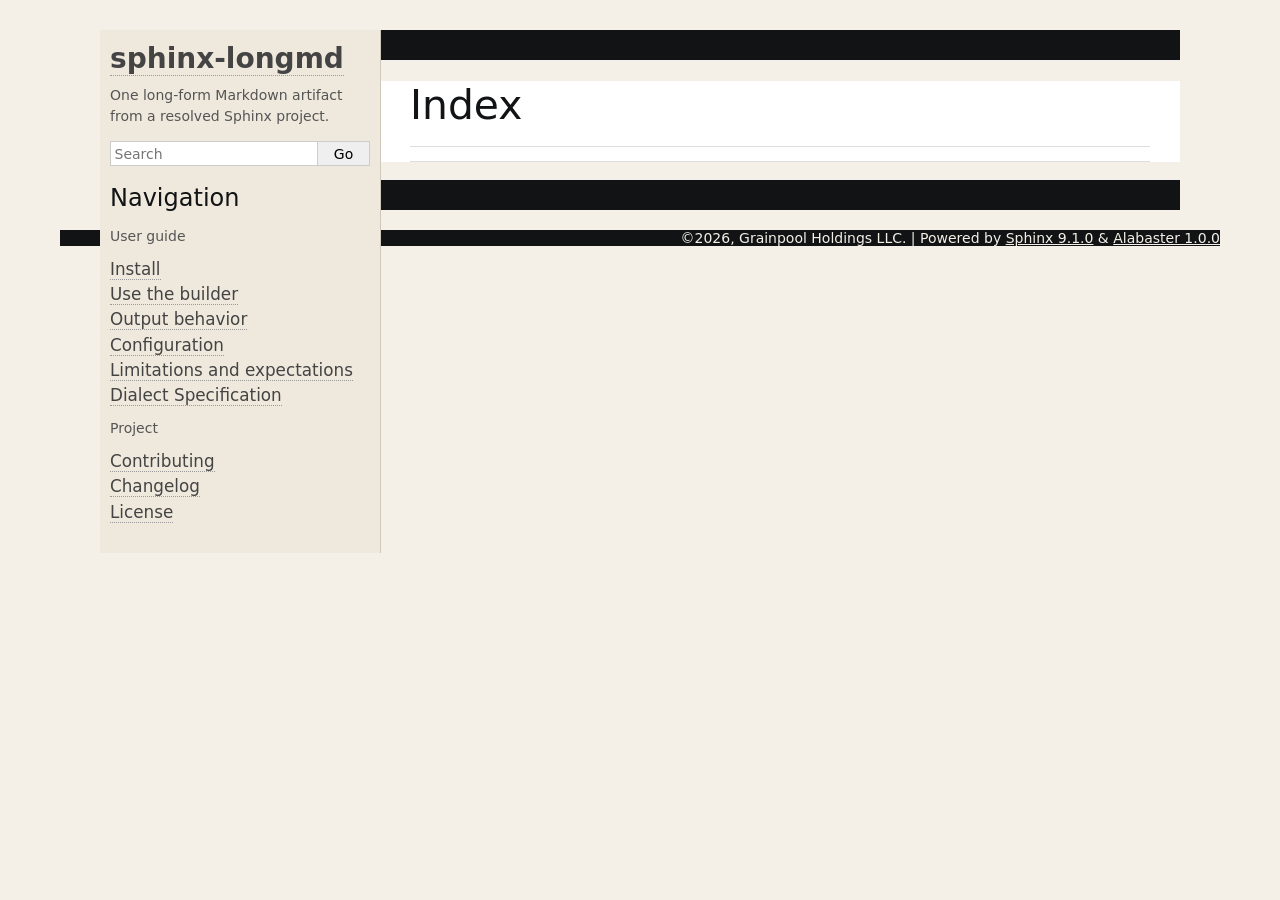
<file: genindex.html>
<!DOCTYPE html>

<html lang="en" data-content_root="./">
  <head>
    <meta charset="utf-8" />
    <meta name="viewport" content="width=device-width, initial-scale=1.0" />
    <title>Index &#8212; sphinx-longmd docs</title>
    <link rel="stylesheet" type="text/css" href="_static/pygments.css?v=5ecbeea2" />
    <link rel="stylesheet" type="text/css" href="_static/basic.css?v=b08954a9" />
    <link rel="stylesheet" type="text/css" href="_static/alabaster.css?v=e52cff1b" />
    <link rel="stylesheet" type="text/css" href="_static/brand.css?v=eb0f4610" />
    <script src="_static/documentation_options.js?v=01f34227"></script>
    <script src="_static/doctools.js?v=fd6eb6e6"></script>
    <script src="_static/sphinx_highlight.js?v=6ffebe34"></script>
    <link rel="index" title="Index" href="#" />
    <link rel="search" title="Search" href="search.html" />
   
  <link rel="stylesheet" href="_static/custom.css" type="text/css" />
  

  
  

  </head><body>
  <div class="document">
    
      <div class="sphinxsidebar" role="navigation" aria-label="Main">
        <div class="sphinxsidebarwrapper">
<h1 class="logo"><a href="index.html">sphinx-longmd</a></h1>



<p class="blurb">One long-form Markdown artifact from a resolved Sphinx project.</p>







<search id="searchbox" style="display: none" role="search">
    <div class="searchformwrapper">
    <form class="search" action="search.html" method="get">
      <input type="text" name="q" aria-labelledby="searchlabel" autocomplete="off" autocorrect="off" autocapitalize="off" spellcheck="false" placeholder="Search"/>
      <input type="submit" value="Go" />
    </form>
    </div>
</search>
<script>document.getElementById('searchbox').style.display = "block"</script><h3>Navigation</h3>
<p class="caption" role="heading"><span class="caption-text">User guide</span></p>
<ul>
<li class="toctree-l1"><a class="reference internal" href="install.html">Install</a></li>
<li class="toctree-l1"><a class="reference internal" href="usage.html">Use the builder</a></li>
<li class="toctree-l1"><a class="reference internal" href="output.html">Output behavior</a></li>
<li class="toctree-l1"><a class="reference internal" href="configuration.html">Configuration</a></li>
<li class="toctree-l1"><a class="reference internal" href="limitations.html">Limitations and expectations</a></li>
<li class="toctree-l1"><a class="reference internal" href="dialect.html">Dialect Specification</a></li>
</ul>
<p class="caption" role="heading"><span class="caption-text">Project</span></p>
<ul>
<li class="toctree-l1"><a class="reference internal" href="contributing.html">Contributing</a></li>
<li class="toctree-l1"><a class="reference internal" href="changelog.html">Changelog</a></li>
<li class="toctree-l1"><a class="reference internal" href="license.html">License</a></li>
</ul>

<div class="relations">
<h3>Related Topics</h3>
<ul>
  <li><a href="index.html">Documentation overview</a><ul>
  </ul></li>
</ul>
</div>








        </div>
      </div>
      <div class="documentwrapper">
        <div class="bodywrapper">
              <div class="related top">
                &nbsp;
  <nav id="rellinks">
    <ul>
    </ul>
  </nav>
              </div>
          

          <div class="body" role="main">
            

<h1 id="index">Index</h1>

<div class="genindex-jumpbox">
 
</div>


          </div>
              <div class="related bottom">
                &nbsp;
  <nav id="rellinks">
    <ul>
    </ul>
  </nav>
              </div>
          
        </div>
      </div>
    <div class="clearer"></div>
  </div>
    <div class="footer">
      &#169;2026, Grainpool Holdings LLC.
      
      |
      Powered by <a href="https://www.sphinx-doc.org/">Sphinx 9.1.0</a>
      &amp; <a href="https://alabaster.readthedocs.io">Alabaster 1.0.0</a>
      
    </div>

    

    
  </body>
</html>
</file>
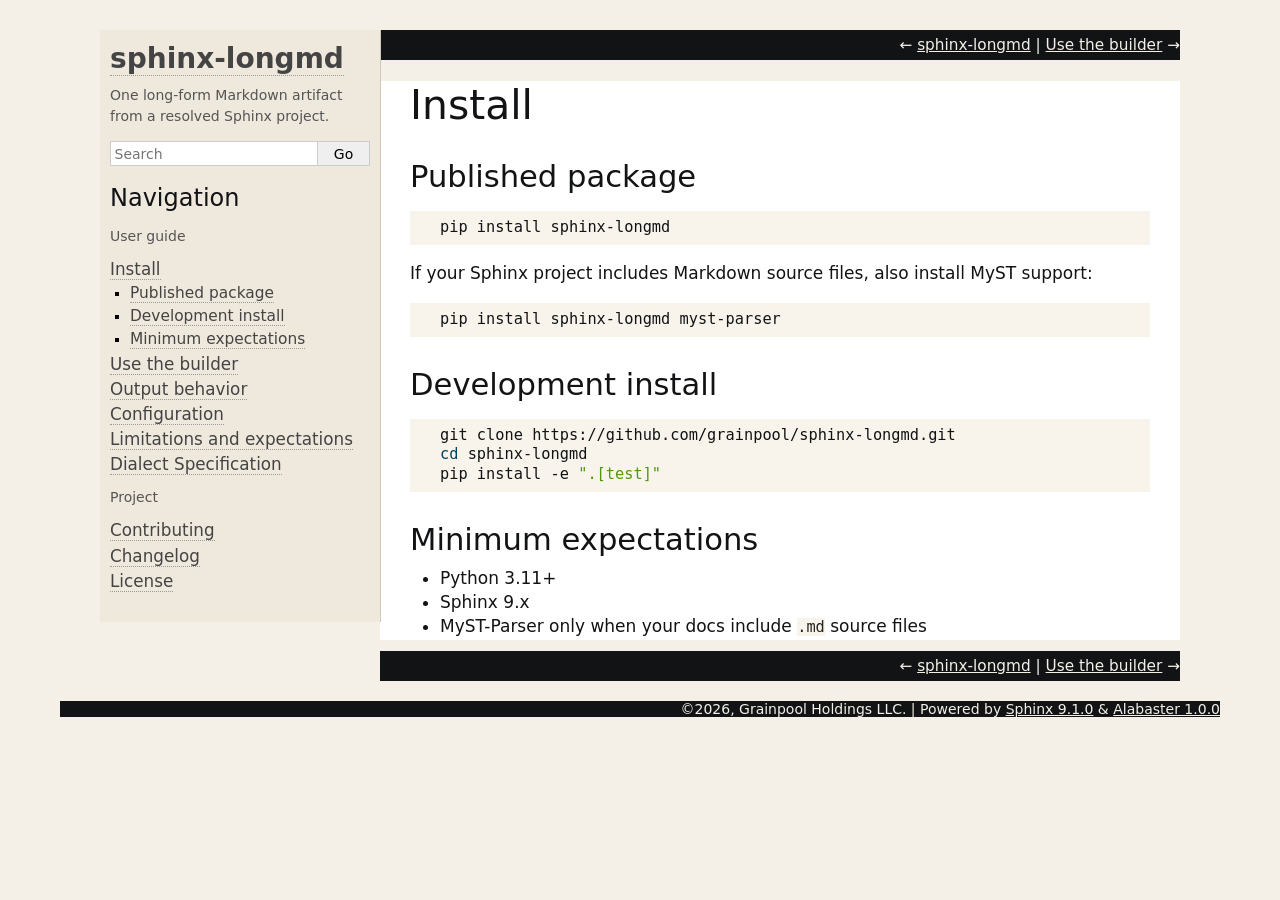
<file: install.html>
<!DOCTYPE html>

<html lang="en" data-content_root="./">
  <head>
    <meta charset="utf-8" />
    <meta name="viewport" content="width=device-width, initial-scale=1.0" /><meta name="viewport" content="width=device-width, initial-scale=1" />

    <title>Install &#8212; sphinx-longmd docs</title>
    <link rel="stylesheet" type="text/css" href="_static/pygments.css?v=5ecbeea2" />
    <link rel="stylesheet" type="text/css" href="_static/basic.css?v=b08954a9" />
    <link rel="stylesheet" type="text/css" href="_static/alabaster.css?v=e52cff1b" />
    <link rel="stylesheet" type="text/css" href="_static/brand.css?v=eb0f4610" />
    <script src="_static/documentation_options.js?v=01f34227"></script>
    <script src="_static/doctools.js?v=fd6eb6e6"></script>
    <script src="_static/sphinx_highlight.js?v=6ffebe34"></script>
    <link rel="index" title="Index" href="genindex.html" />
    <link rel="search" title="Search" href="search.html" />
    <link rel="next" title="Use the builder" href="usage.html" />
    <link rel="prev" title="sphinx-longmd" href="index.html" />
   
  <link rel="stylesheet" href="_static/custom.css" type="text/css" />
  

  
  

  </head><body>
  <div class="document">
    
      <div class="sphinxsidebar" role="navigation" aria-label="Main">
        <div class="sphinxsidebarwrapper">
<h1 class="logo"><a href="index.html">sphinx-longmd</a></h1>



<p class="blurb">One long-form Markdown artifact from a resolved Sphinx project.</p>







<search id="searchbox" style="display: none" role="search">
    <div class="searchformwrapper">
    <form class="search" action="search.html" method="get">
      <input type="text" name="q" aria-labelledby="searchlabel" autocomplete="off" autocorrect="off" autocapitalize="off" spellcheck="false" placeholder="Search"/>
      <input type="submit" value="Go" />
    </form>
    </div>
</search>
<script>document.getElementById('searchbox').style.display = "block"</script><h3>Navigation</h3>
<p class="caption" role="heading"><span class="caption-text">User guide</span></p>
<ul class="current">
<li class="toctree-l1 current"><a class="current reference internal" href="#">Install</a><ul>
<li class="toctree-l2"><a class="reference internal" href="#published-package">Published package</a></li>
<li class="toctree-l2"><a class="reference internal" href="#development-install">Development install</a></li>
<li class="toctree-l2"><a class="reference internal" href="#minimum-expectations">Minimum expectations</a></li>
</ul>
</li>
<li class="toctree-l1"><a class="reference internal" href="usage.html">Use the builder</a></li>
<li class="toctree-l1"><a class="reference internal" href="output.html">Output behavior</a></li>
<li class="toctree-l1"><a class="reference internal" href="configuration.html">Configuration</a></li>
<li class="toctree-l1"><a class="reference internal" href="limitations.html">Limitations and expectations</a></li>
<li class="toctree-l1"><a class="reference internal" href="dialect.html">Dialect Specification</a></li>
</ul>
<p class="caption" role="heading"><span class="caption-text">Project</span></p>
<ul>
<li class="toctree-l1"><a class="reference internal" href="contributing.html">Contributing</a></li>
<li class="toctree-l1"><a class="reference internal" href="changelog.html">Changelog</a></li>
<li class="toctree-l1"><a class="reference internal" href="license.html">License</a></li>
</ul>

<div class="relations">
<h3>Related Topics</h3>
<ul>
  <li><a href="index.html">Documentation overview</a><ul>
      <li>Previous: <a href="index.html" title="previous chapter">sphinx-longmd</a></li>
      <li>Next: <a href="usage.html" title="next chapter">Use the builder</a></li>
  </ul></li>
</ul>
</div>








        </div>
      </div>
      <div class="documentwrapper">
        <div class="bodywrapper">
              <div class="related top">
                &nbsp;
  <nav id="rellinks">
    <ul>
        <li>
          &larr;
          <a href="index.html" title="Previous document">sphinx-longmd</a>
        </li>
        <li>
          <a href="usage.html" title="Next document">Use the builder</a>
          &rarr;
        </li>
    </ul>
  </nav>
              </div>
          

          <div class="body" role="main">
            
  <section id="install">
<h1>Install<a class="headerlink" href="#install" title="Link to this heading">¶</a></h1>
<section id="published-package">
<h2>Published package<a class="headerlink" href="#published-package" title="Link to this heading">¶</a></h2>
<div class="highlight-bash notranslate"><div class="highlight"><pre><span></span>pip<span class="w"> </span>install<span class="w"> </span>sphinx-longmd
</pre></div>
</div>
<p>If your Sphinx project includes Markdown source files, also install MyST support:</p>
<div class="highlight-bash notranslate"><div class="highlight"><pre><span></span>pip<span class="w"> </span>install<span class="w"> </span>sphinx-longmd<span class="w"> </span>myst-parser
</pre></div>
</div>
</section>
<section id="development-install">
<h2>Development install<a class="headerlink" href="#development-install" title="Link to this heading">¶</a></h2>
<div class="highlight-bash notranslate"><div class="highlight"><pre><span></span>git<span class="w"> </span>clone<span class="w"> </span>https://github.com/grainpool/sphinx-longmd.git
<span class="nb">cd</span><span class="w"> </span>sphinx-longmd
pip<span class="w"> </span>install<span class="w"> </span>-e<span class="w"> </span><span class="s2">&quot;.[test]&quot;</span>
</pre></div>
</div>
</section>
<section id="minimum-expectations">
<h2>Minimum expectations<a class="headerlink" href="#minimum-expectations" title="Link to this heading">¶</a></h2>
<ul class="simple">
<li><p>Python 3.11+</p></li>
<li><p>Sphinx 9.x</p></li>
<li><p>MyST-Parser only when your docs include <code class="docutils literal notranslate"><span class="pre">.md</span></code> source files</p></li>
</ul>
</section>
</section>


          </div>
              <div class="related bottom">
                &nbsp;
  <nav id="rellinks">
    <ul>
        <li>
          &larr;
          <a href="index.html" title="Previous document">sphinx-longmd</a>
        </li>
        <li>
          <a href="usage.html" title="Next document">Use the builder</a>
          &rarr;
        </li>
    </ul>
  </nav>
              </div>
          
        </div>
      </div>
    <div class="clearer"></div>
  </div>
    <div class="footer">
      &#169;2026, Grainpool Holdings LLC.
      
      |
      Powered by <a href="https://www.sphinx-doc.org/">Sphinx 9.1.0</a>
      &amp; <a href="https://alabaster.readthedocs.io">Alabaster 1.0.0</a>
      
    </div>

    

    
  </body>
</html>
</file>
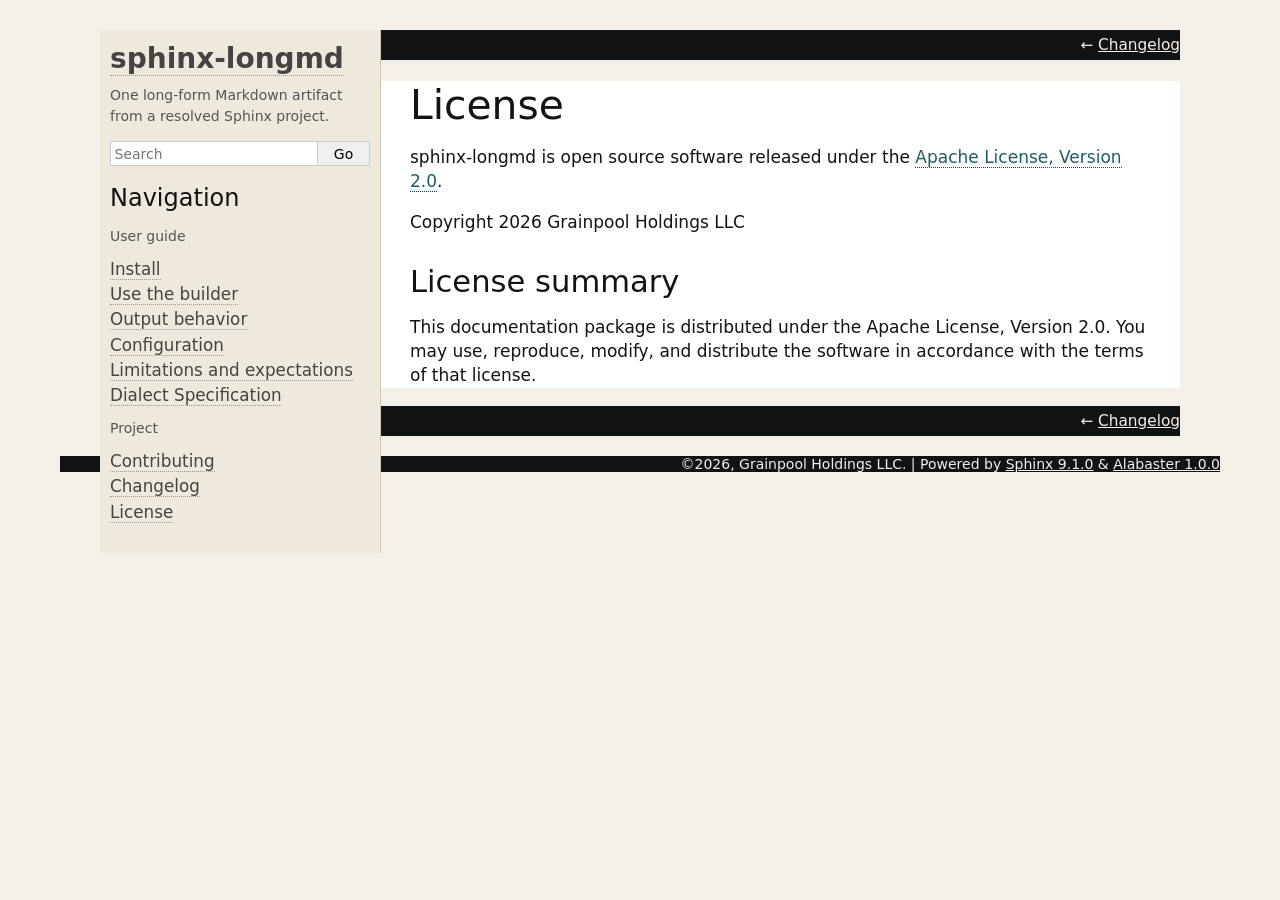
<file: license.html>
<!DOCTYPE html>

<html lang="en" data-content_root="./">
  <head>
    <meta charset="utf-8" />
    <meta name="viewport" content="width=device-width, initial-scale=1.0" /><meta name="viewport" content="width=device-width, initial-scale=1" />

    <title>License &#8212; sphinx-longmd docs</title>
    <link rel="stylesheet" type="text/css" href="_static/pygments.css?v=5ecbeea2" />
    <link rel="stylesheet" type="text/css" href="_static/basic.css?v=b08954a9" />
    <link rel="stylesheet" type="text/css" href="_static/alabaster.css?v=e52cff1b" />
    <link rel="stylesheet" type="text/css" href="_static/brand.css?v=eb0f4610" />
    <script src="_static/documentation_options.js?v=01f34227"></script>
    <script src="_static/doctools.js?v=fd6eb6e6"></script>
    <script src="_static/sphinx_highlight.js?v=6ffebe34"></script>
    <link rel="index" title="Index" href="genindex.html" />
    <link rel="search" title="Search" href="search.html" />
    <link rel="prev" title="Changelog" href="changelog.html" />
   
  <link rel="stylesheet" href="_static/custom.css" type="text/css" />
  

  
  

  </head><body>
  <div class="document">
    
      <div class="sphinxsidebar" role="navigation" aria-label="Main">
        <div class="sphinxsidebarwrapper">
<h1 class="logo"><a href="index.html">sphinx-longmd</a></h1>



<p class="blurb">One long-form Markdown artifact from a resolved Sphinx project.</p>







<search id="searchbox" style="display: none" role="search">
    <div class="searchformwrapper">
    <form class="search" action="search.html" method="get">
      <input type="text" name="q" aria-labelledby="searchlabel" autocomplete="off" autocorrect="off" autocapitalize="off" spellcheck="false" placeholder="Search"/>
      <input type="submit" value="Go" />
    </form>
    </div>
</search>
<script>document.getElementById('searchbox').style.display = "block"</script><h3>Navigation</h3>
<p class="caption" role="heading"><span class="caption-text">User guide</span></p>
<ul>
<li class="toctree-l1"><a class="reference internal" href="install.html">Install</a></li>
<li class="toctree-l1"><a class="reference internal" href="usage.html">Use the builder</a></li>
<li class="toctree-l1"><a class="reference internal" href="output.html">Output behavior</a></li>
<li class="toctree-l1"><a class="reference internal" href="configuration.html">Configuration</a></li>
<li class="toctree-l1"><a class="reference internal" href="limitations.html">Limitations and expectations</a></li>
<li class="toctree-l1"><a class="reference internal" href="dialect.html">Dialect Specification</a></li>
</ul>
<p class="caption" role="heading"><span class="caption-text">Project</span></p>
<ul class="current">
<li class="toctree-l1"><a class="reference internal" href="contributing.html">Contributing</a></li>
<li class="toctree-l1"><a class="reference internal" href="changelog.html">Changelog</a></li>
<li class="toctree-l1 current"><a class="current reference internal" href="#">License</a></li>
</ul>

<div class="relations">
<h3>Related Topics</h3>
<ul>
  <li><a href="index.html">Documentation overview</a><ul>
      <li>Previous: <a href="changelog.html" title="previous chapter">Changelog</a></li>
  </ul></li>
</ul>
</div>








        </div>
      </div>
      <div class="documentwrapper">
        <div class="bodywrapper">
              <div class="related top">
                &nbsp;
  <nav id="rellinks">
    <ul>
        <li>
          &larr;
          <a href="changelog.html" title="Previous document">Changelog</a>
        </li>
    </ul>
  </nav>
              </div>
          

          <div class="body" role="main">
            
  <section id="license">
<h1>License<a class="headerlink" href="#license" title="Link to this heading">¶</a></h1>
<p>sphinx-longmd is open source software released under the
<a class="reference external" href="https://github.com/grainpool/sphinx-longmd/blob/main/LICENSE">Apache License, Version 2.0</a>.</p>
<p>Copyright 2026 Grainpool Holdings LLC</p>
<section id="license-summary">
<h2>License summary<a class="headerlink" href="#license-summary" title="Link to this heading">¶</a></h2>
<p>This documentation package is distributed under the Apache License, Version 2.0.
You may use, reproduce, modify, and distribute the software in accordance with
the terms of that license.</p>
</section>
</section>


          </div>
              <div class="related bottom">
                &nbsp;
  <nav id="rellinks">
    <ul>
        <li>
          &larr;
          <a href="changelog.html" title="Previous document">Changelog</a>
        </li>
    </ul>
  </nav>
              </div>
          
        </div>
      </div>
    <div class="clearer"></div>
  </div>
    <div class="footer">
      &#169;2026, Grainpool Holdings LLC.
      
      |
      Powered by <a href="https://www.sphinx-doc.org/">Sphinx 9.1.0</a>
      &amp; <a href="https://alabaster.readthedocs.io">Alabaster 1.0.0</a>
      
    </div>

    

    
  </body>
</html>
</file>
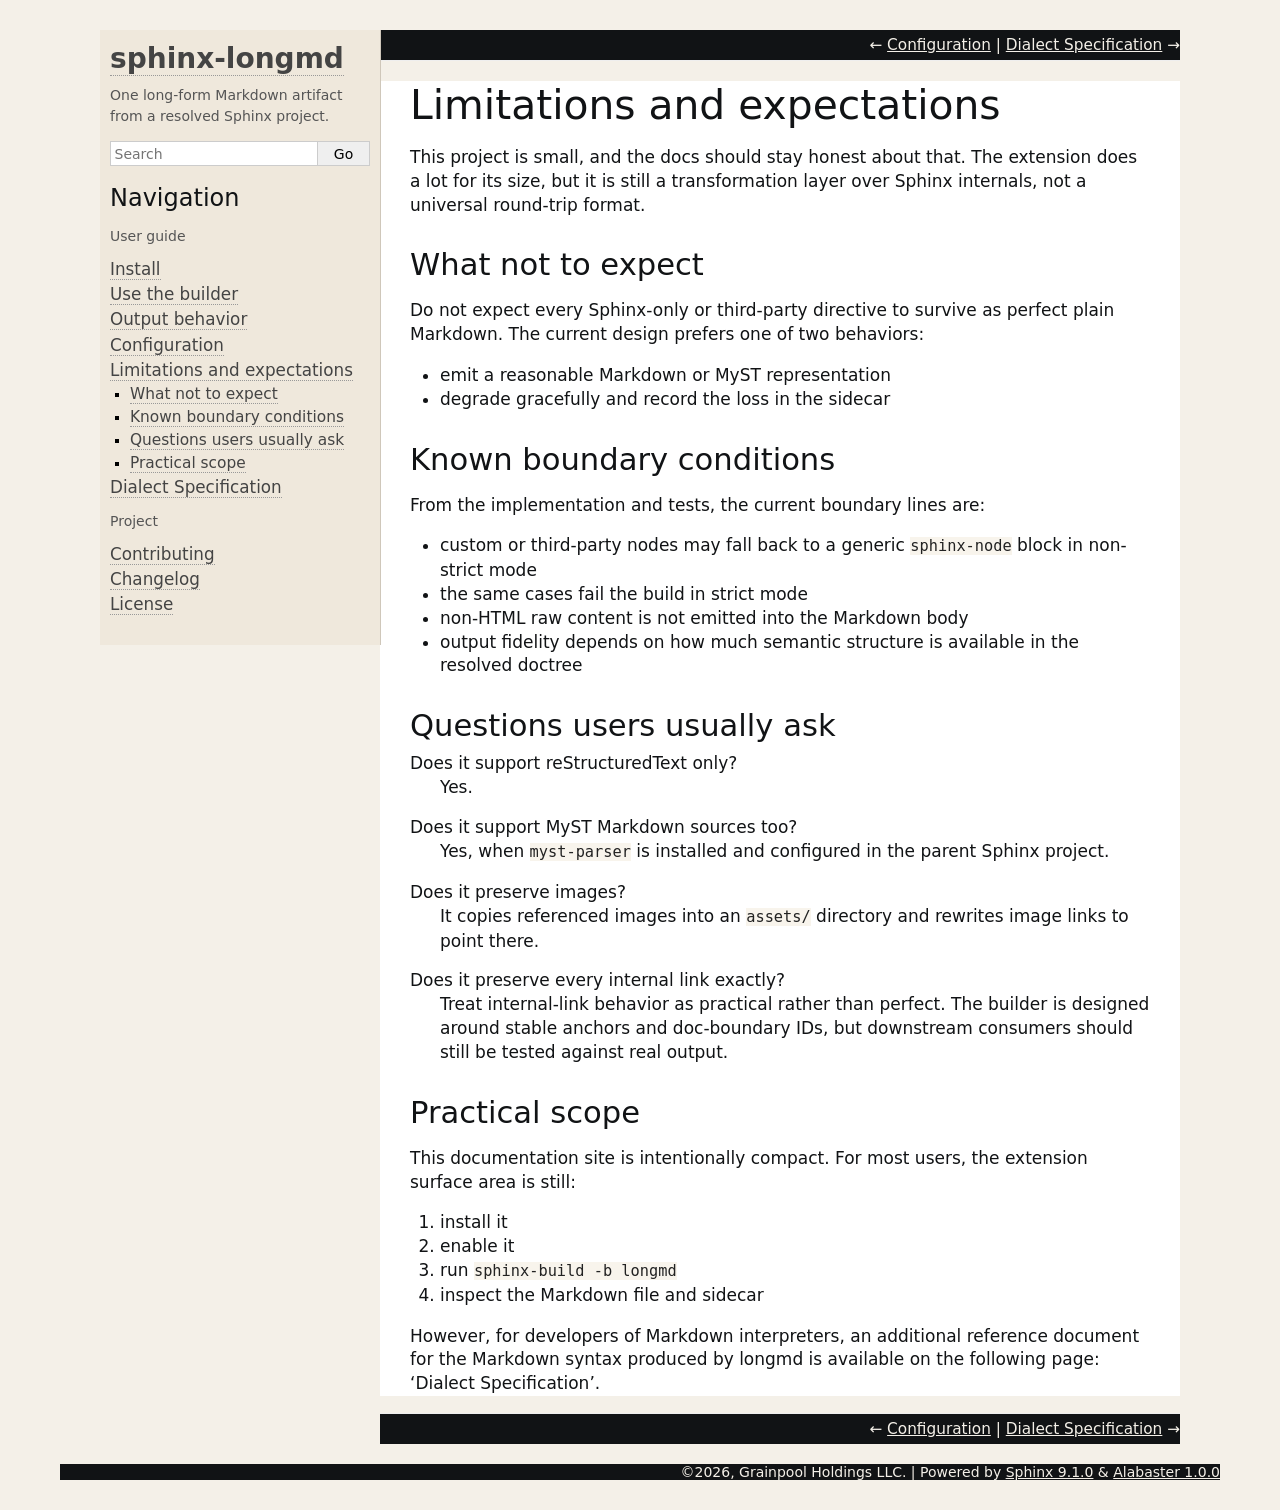
<file: limitations.html>
<!DOCTYPE html>

<html lang="en" data-content_root="./">
  <head>
    <meta charset="utf-8" />
    <meta name="viewport" content="width=device-width, initial-scale=1.0" /><meta name="viewport" content="width=device-width, initial-scale=1" />

    <title>Limitations and expectations &#8212; sphinx-longmd docs</title>
    <link rel="stylesheet" type="text/css" href="_static/pygments.css?v=5ecbeea2" />
    <link rel="stylesheet" type="text/css" href="_static/basic.css?v=b08954a9" />
    <link rel="stylesheet" type="text/css" href="_static/alabaster.css?v=e52cff1b" />
    <link rel="stylesheet" type="text/css" href="_static/brand.css?v=eb0f4610" />
    <script src="_static/documentation_options.js?v=01f34227"></script>
    <script src="_static/doctools.js?v=fd6eb6e6"></script>
    <script src="_static/sphinx_highlight.js?v=6ffebe34"></script>
    <link rel="index" title="Index" href="genindex.html" />
    <link rel="search" title="Search" href="search.html" />
    <link rel="next" title="Dialect Specification" href="dialect.html" />
    <link rel="prev" title="Configuration" href="configuration.html" />
   
  <link rel="stylesheet" href="_static/custom.css" type="text/css" />
  

  
  

  </head><body>
  <div class="document">
    
      <div class="sphinxsidebar" role="navigation" aria-label="Main">
        <div class="sphinxsidebarwrapper">
<h1 class="logo"><a href="index.html">sphinx-longmd</a></h1>



<p class="blurb">One long-form Markdown artifact from a resolved Sphinx project.</p>







<search id="searchbox" style="display: none" role="search">
    <div class="searchformwrapper">
    <form class="search" action="search.html" method="get">
      <input type="text" name="q" aria-labelledby="searchlabel" autocomplete="off" autocorrect="off" autocapitalize="off" spellcheck="false" placeholder="Search"/>
      <input type="submit" value="Go" />
    </form>
    </div>
</search>
<script>document.getElementById('searchbox').style.display = "block"</script><h3>Navigation</h3>
<p class="caption" role="heading"><span class="caption-text">User guide</span></p>
<ul class="current">
<li class="toctree-l1"><a class="reference internal" href="install.html">Install</a></li>
<li class="toctree-l1"><a class="reference internal" href="usage.html">Use the builder</a></li>
<li class="toctree-l1"><a class="reference internal" href="output.html">Output behavior</a></li>
<li class="toctree-l1"><a class="reference internal" href="configuration.html">Configuration</a></li>
<li class="toctree-l1 current"><a class="current reference internal" href="#">Limitations and expectations</a><ul>
<li class="toctree-l2"><a class="reference internal" href="#what-not-to-expect">What not to expect</a></li>
<li class="toctree-l2"><a class="reference internal" href="#known-boundary-conditions">Known boundary conditions</a></li>
<li class="toctree-l2"><a class="reference internal" href="#questions-users-usually-ask">Questions users usually ask</a></li>
<li class="toctree-l2"><a class="reference internal" href="#practical-scope">Practical scope</a></li>
</ul>
</li>
<li class="toctree-l1"><a class="reference internal" href="dialect.html">Dialect Specification</a></li>
</ul>
<p class="caption" role="heading"><span class="caption-text">Project</span></p>
<ul>
<li class="toctree-l1"><a class="reference internal" href="contributing.html">Contributing</a></li>
<li class="toctree-l1"><a class="reference internal" href="changelog.html">Changelog</a></li>
<li class="toctree-l1"><a class="reference internal" href="license.html">License</a></li>
</ul>

<div class="relations">
<h3>Related Topics</h3>
<ul>
  <li><a href="index.html">Documentation overview</a><ul>
      <li>Previous: <a href="configuration.html" title="previous chapter">Configuration</a></li>
      <li>Next: <a href="dialect.html" title="next chapter">Dialect Specification</a></li>
  </ul></li>
</ul>
</div>








        </div>
      </div>
      <div class="documentwrapper">
        <div class="bodywrapper">
              <div class="related top">
                &nbsp;
  <nav id="rellinks">
    <ul>
        <li>
          &larr;
          <a href="configuration.html" title="Previous document">Configuration</a>
        </li>
        <li>
          <a href="dialect.html" title="Next document">Dialect Specification</a>
          &rarr;
        </li>
    </ul>
  </nav>
              </div>
          

          <div class="body" role="main">
            
  <section id="limitations-and-expectations">
<h1>Limitations and expectations<a class="headerlink" href="#limitations-and-expectations" title="Link to this heading">¶</a></h1>
<p>This project is small, and the docs should stay honest about that. The extension does a lot for its size, but it is still a transformation layer over Sphinx internals, not a universal round-trip format.</p>
<section id="what-not-to-expect">
<h2>What not to expect<a class="headerlink" href="#what-not-to-expect" title="Link to this heading">¶</a></h2>
<p>Do not expect every Sphinx-only or third-party directive to survive as perfect plain Markdown. The current design prefers one of two behaviors:</p>
<ul class="simple">
<li><p>emit a reasonable Markdown or MyST representation</p></li>
<li><p>degrade gracefully and record the loss in the sidecar</p></li>
</ul>
</section>
<section id="known-boundary-conditions">
<h2>Known boundary conditions<a class="headerlink" href="#known-boundary-conditions" title="Link to this heading">¶</a></h2>
<p>From the implementation and tests, the current boundary lines are:</p>
<ul class="simple">
<li><p>custom or third-party nodes may fall back to a generic <code class="docutils literal notranslate"><span class="pre">sphinx-node</span></code> block in non-strict mode</p></li>
<li><p>the same cases fail the build in strict mode</p></li>
<li><p>non-HTML raw content is not emitted into the Markdown body</p></li>
<li><p>output fidelity depends on how much semantic structure is available in the resolved doctree</p></li>
</ul>
</section>
<section id="questions-users-usually-ask">
<h2>Questions users usually ask<a class="headerlink" href="#questions-users-usually-ask" title="Link to this heading">¶</a></h2>
<dl class="simple">
<dt>Does it support reStructuredText only?</dt><dd><p>Yes.</p>
</dd>
<dt>Does it support MyST Markdown sources too?</dt><dd><p>Yes, when <code class="docutils literal notranslate"><span class="pre">myst-parser</span></code> is installed and configured in the parent Sphinx project.</p>
</dd>
<dt>Does it preserve images?</dt><dd><p>It copies referenced images into an <code class="docutils literal notranslate"><span class="pre">assets/</span></code> directory and rewrites image links to point there.</p>
</dd>
<dt>Does it preserve every internal link exactly?</dt><dd><p>Treat internal-link behavior as practical rather than perfect. The builder is designed around stable anchors and doc-boundary IDs, but downstream consumers should still be tested against real output.</p>
</dd>
</dl>
</section>
<section id="practical-scope">
<h2>Practical scope<a class="headerlink" href="#practical-scope" title="Link to this heading">¶</a></h2>
<p>This documentation site is intentionally compact. For most users, the extension surface area is still:</p>
<ol class="arabic simple">
<li><p>install it</p></li>
<li><p>enable it</p></li>
<li><p>run <code class="docutils literal notranslate"><span class="pre">sphinx-build</span> <span class="pre">-b</span> <span class="pre">longmd</span></code></p></li>
<li><p>inspect the Markdown file and sidecar</p></li>
</ol>
<p>However, for developers of Markdown interpreters, an additional reference document for the Markdown syntax produced by longmd is available on the following page: ‘Dialect Specification’.</p>
</section>
</section>


          </div>
              <div class="related bottom">
                &nbsp;
  <nav id="rellinks">
    <ul>
        <li>
          &larr;
          <a href="configuration.html" title="Previous document">Configuration</a>
        </li>
        <li>
          <a href="dialect.html" title="Next document">Dialect Specification</a>
          &rarr;
        </li>
    </ul>
  </nav>
              </div>
          
        </div>
      </div>
    <div class="clearer"></div>
  </div>
    <div class="footer">
      &#169;2026, Grainpool Holdings LLC.
      
      |
      Powered by <a href="https://www.sphinx-doc.org/">Sphinx 9.1.0</a>
      &amp; <a href="https://alabaster.readthedocs.io">Alabaster 1.0.0</a>
      
    </div>

    

    
  </body>
</html>
</file>
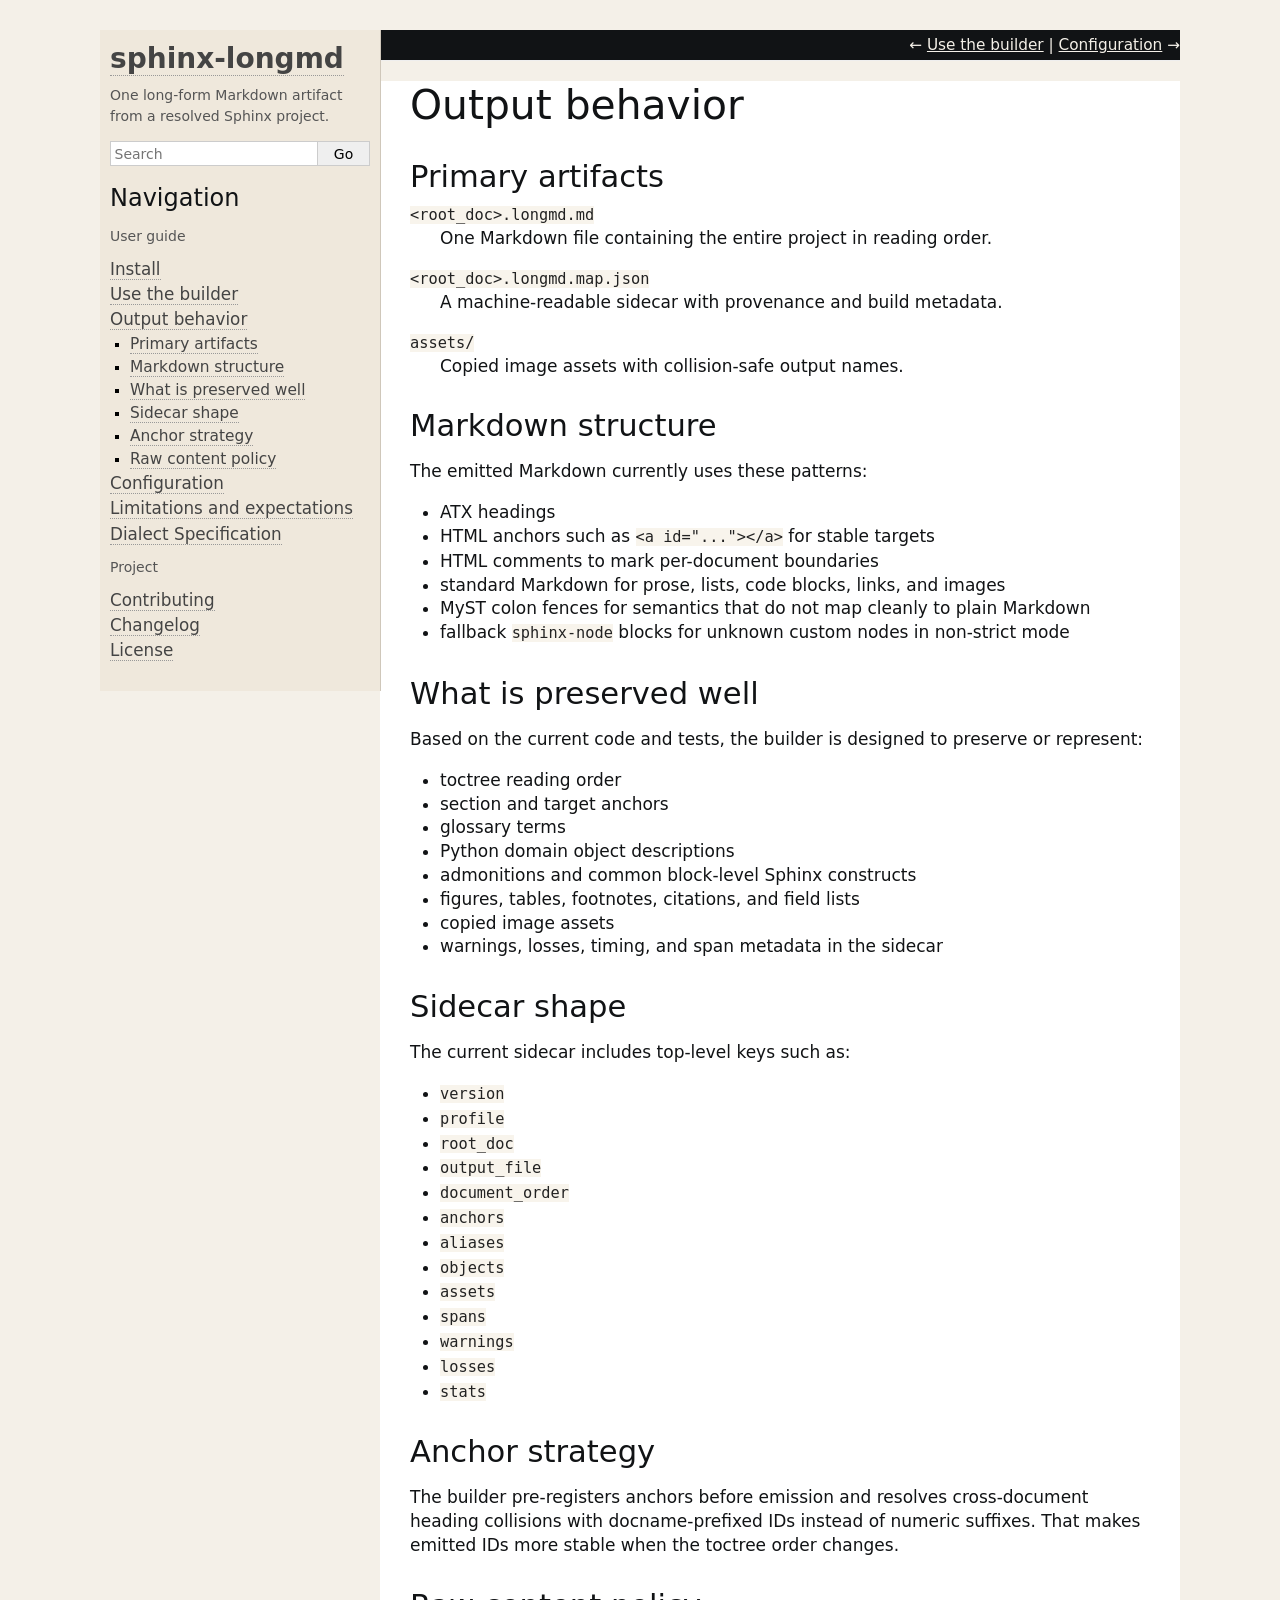
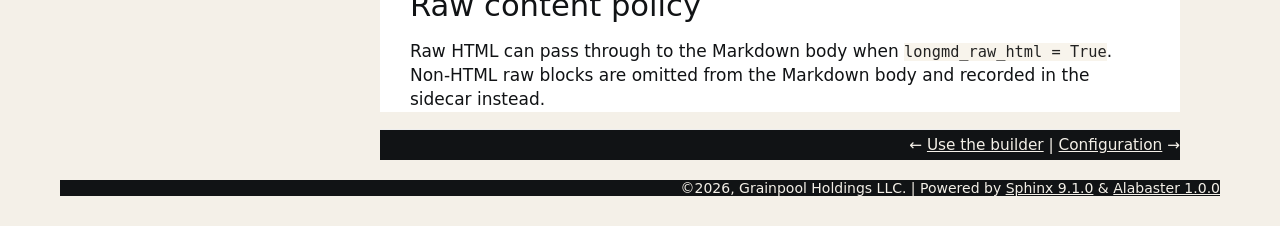
<file: output.html>
<!DOCTYPE html>

<html lang="en" data-content_root="./">
  <head>
    <meta charset="utf-8" />
    <meta name="viewport" content="width=device-width, initial-scale=1.0" /><meta name="viewport" content="width=device-width, initial-scale=1" />

    <title>Output behavior &#8212; sphinx-longmd docs</title>
    <link rel="stylesheet" type="text/css" href="_static/pygments.css?v=5ecbeea2" />
    <link rel="stylesheet" type="text/css" href="_static/basic.css?v=b08954a9" />
    <link rel="stylesheet" type="text/css" href="_static/alabaster.css?v=e52cff1b" />
    <link rel="stylesheet" type="text/css" href="_static/brand.css?v=eb0f4610" />
    <script src="_static/documentation_options.js?v=01f34227"></script>
    <script src="_static/doctools.js?v=fd6eb6e6"></script>
    <script src="_static/sphinx_highlight.js?v=6ffebe34"></script>
    <link rel="index" title="Index" href="genindex.html" />
    <link rel="search" title="Search" href="search.html" />
    <link rel="next" title="Configuration" href="configuration.html" />
    <link rel="prev" title="Use the builder" href="usage.html" />
   
  <link rel="stylesheet" href="_static/custom.css" type="text/css" />
  

  
  

  </head><body>
  <div class="document">
    
      <div class="sphinxsidebar" role="navigation" aria-label="Main">
        <div class="sphinxsidebarwrapper">
<h1 class="logo"><a href="index.html">sphinx-longmd</a></h1>



<p class="blurb">One long-form Markdown artifact from a resolved Sphinx project.</p>







<search id="searchbox" style="display: none" role="search">
    <div class="searchformwrapper">
    <form class="search" action="search.html" method="get">
      <input type="text" name="q" aria-labelledby="searchlabel" autocomplete="off" autocorrect="off" autocapitalize="off" spellcheck="false" placeholder="Search"/>
      <input type="submit" value="Go" />
    </form>
    </div>
</search>
<script>document.getElementById('searchbox').style.display = "block"</script><h3>Navigation</h3>
<p class="caption" role="heading"><span class="caption-text">User guide</span></p>
<ul class="current">
<li class="toctree-l1"><a class="reference internal" href="install.html">Install</a></li>
<li class="toctree-l1"><a class="reference internal" href="usage.html">Use the builder</a></li>
<li class="toctree-l1 current"><a class="current reference internal" href="#">Output behavior</a><ul>
<li class="toctree-l2"><a class="reference internal" href="#primary-artifacts">Primary artifacts</a></li>
<li class="toctree-l2"><a class="reference internal" href="#markdown-structure">Markdown structure</a></li>
<li class="toctree-l2"><a class="reference internal" href="#what-is-preserved-well">What is preserved well</a></li>
<li class="toctree-l2"><a class="reference internal" href="#sidecar-shape">Sidecar shape</a></li>
<li class="toctree-l2"><a class="reference internal" href="#anchor-strategy">Anchor strategy</a></li>
<li class="toctree-l2"><a class="reference internal" href="#raw-content-policy">Raw content policy</a></li>
</ul>
</li>
<li class="toctree-l1"><a class="reference internal" href="configuration.html">Configuration</a></li>
<li class="toctree-l1"><a class="reference internal" href="limitations.html">Limitations and expectations</a></li>
<li class="toctree-l1"><a class="reference internal" href="dialect.html">Dialect Specification</a></li>
</ul>
<p class="caption" role="heading"><span class="caption-text">Project</span></p>
<ul>
<li class="toctree-l1"><a class="reference internal" href="contributing.html">Contributing</a></li>
<li class="toctree-l1"><a class="reference internal" href="changelog.html">Changelog</a></li>
<li class="toctree-l1"><a class="reference internal" href="license.html">License</a></li>
</ul>

<div class="relations">
<h3>Related Topics</h3>
<ul>
  <li><a href="index.html">Documentation overview</a><ul>
      <li>Previous: <a href="usage.html" title="previous chapter">Use the builder</a></li>
      <li>Next: <a href="configuration.html" title="next chapter">Configuration</a></li>
  </ul></li>
</ul>
</div>








        </div>
      </div>
      <div class="documentwrapper">
        <div class="bodywrapper">
              <div class="related top">
                &nbsp;
  <nav id="rellinks">
    <ul>
        <li>
          &larr;
          <a href="usage.html" title="Previous document">Use the builder</a>
        </li>
        <li>
          <a href="configuration.html" title="Next document">Configuration</a>
          &rarr;
        </li>
    </ul>
  </nav>
              </div>
          

          <div class="body" role="main">
            
  <section id="output-behavior">
<h1>Output behavior<a class="headerlink" href="#output-behavior" title="Link to this heading">¶</a></h1>
<section id="primary-artifacts">
<h2>Primary artifacts<a class="headerlink" href="#primary-artifacts" title="Link to this heading">¶</a></h2>
<dl class="simple">
<dt><code class="docutils literal notranslate"><span class="pre">&lt;root_doc&gt;.longmd.md</span></code></dt><dd><p>One Markdown file containing the entire project in reading order.</p>
</dd>
<dt><code class="docutils literal notranslate"><span class="pre">&lt;root_doc&gt;.longmd.map.json</span></code></dt><dd><p>A machine-readable sidecar with provenance and build metadata.</p>
</dd>
<dt><code class="docutils literal notranslate"><span class="pre">assets/</span></code></dt><dd><p>Copied image assets with collision-safe output names.</p>
</dd>
</dl>
</section>
<section id="markdown-structure">
<h2>Markdown structure<a class="headerlink" href="#markdown-structure" title="Link to this heading">¶</a></h2>
<p>The emitted Markdown currently uses these patterns:</p>
<ul class="simple">
<li><p>ATX headings</p></li>
<li><p>HTML anchors such as <code class="docutils literal notranslate"><span class="pre">&lt;a</span> <span class="pre">id=&quot;...&quot;&gt;&lt;/a&gt;</span></code> for stable targets</p></li>
<li><p>HTML comments to mark per-document boundaries</p></li>
<li><p>standard Markdown for prose, lists, code blocks, links, and images</p></li>
<li><p>MyST colon fences for semantics that do not map cleanly to plain Markdown</p></li>
<li><p>fallback <code class="docutils literal notranslate"><span class="pre">sphinx-node</span></code> blocks for unknown custom nodes in non-strict mode</p></li>
</ul>
</section>
<section id="what-is-preserved-well">
<h2>What is preserved well<a class="headerlink" href="#what-is-preserved-well" title="Link to this heading">¶</a></h2>
<p>Based on the current code and tests, the builder is designed to preserve or represent:</p>
<ul class="simple">
<li><p>toctree reading order</p></li>
<li><p>section and target anchors</p></li>
<li><p>glossary terms</p></li>
<li><p>Python domain object descriptions</p></li>
<li><p>admonitions and common block-level Sphinx constructs</p></li>
<li><p>figures, tables, footnotes, citations, and field lists</p></li>
<li><p>copied image assets</p></li>
<li><p>warnings, losses, timing, and span metadata in the sidecar</p></li>
</ul>
</section>
<section id="sidecar-shape">
<h2>Sidecar shape<a class="headerlink" href="#sidecar-shape" title="Link to this heading">¶</a></h2>
<p>The current sidecar includes top-level keys such as:</p>
<ul class="simple">
<li><p><code class="docutils literal notranslate"><span class="pre">version</span></code></p></li>
<li><p><code class="docutils literal notranslate"><span class="pre">profile</span></code></p></li>
<li><p><code class="docutils literal notranslate"><span class="pre">root_doc</span></code></p></li>
<li><p><code class="docutils literal notranslate"><span class="pre">output_file</span></code></p></li>
<li><p><code class="docutils literal notranslate"><span class="pre">document_order</span></code></p></li>
<li><p><code class="docutils literal notranslate"><span class="pre">anchors</span></code></p></li>
<li><p><code class="docutils literal notranslate"><span class="pre">aliases</span></code></p></li>
<li><p><code class="docutils literal notranslate"><span class="pre">objects</span></code></p></li>
<li><p><code class="docutils literal notranslate"><span class="pre">assets</span></code></p></li>
<li><p><code class="docutils literal notranslate"><span class="pre">spans</span></code></p></li>
<li><p><code class="docutils literal notranslate"><span class="pre">warnings</span></code></p></li>
<li><p><code class="docutils literal notranslate"><span class="pre">losses</span></code></p></li>
<li><p><code class="docutils literal notranslate"><span class="pre">stats</span></code></p></li>
</ul>
</section>
<section id="anchor-strategy">
<h2>Anchor strategy<a class="headerlink" href="#anchor-strategy" title="Link to this heading">¶</a></h2>
<p>The builder pre-registers anchors before emission and resolves cross-document heading collisions with docname-prefixed IDs instead of numeric suffixes. That makes emitted IDs more stable when the toctree order changes.</p>
</section>
<section id="raw-content-policy">
<h2>Raw content policy<a class="headerlink" href="#raw-content-policy" title="Link to this heading">¶</a></h2>
<p>Raw HTML can pass through to the Markdown body when <code class="docutils literal notranslate"><span class="pre">longmd_raw_html</span> <span class="pre">=</span> <span class="pre">True</span></code>. Non-HTML raw blocks are omitted from the Markdown body and recorded in the sidecar instead.</p>
</section>
</section>


          </div>
              <div class="related bottom">
                &nbsp;
  <nav id="rellinks">
    <ul>
        <li>
          &larr;
          <a href="usage.html" title="Previous document">Use the builder</a>
        </li>
        <li>
          <a href="configuration.html" title="Next document">Configuration</a>
          &rarr;
        </li>
    </ul>
  </nav>
              </div>
          
        </div>
      </div>
    <div class="clearer"></div>
  </div>
    <div class="footer">
      &#169;2026, Grainpool Holdings LLC.
      
      |
      Powered by <a href="https://www.sphinx-doc.org/">Sphinx 9.1.0</a>
      &amp; <a href="https://alabaster.readthedocs.io">Alabaster 1.0.0</a>
      
    </div>

    

    
  </body>
</html>
</file>
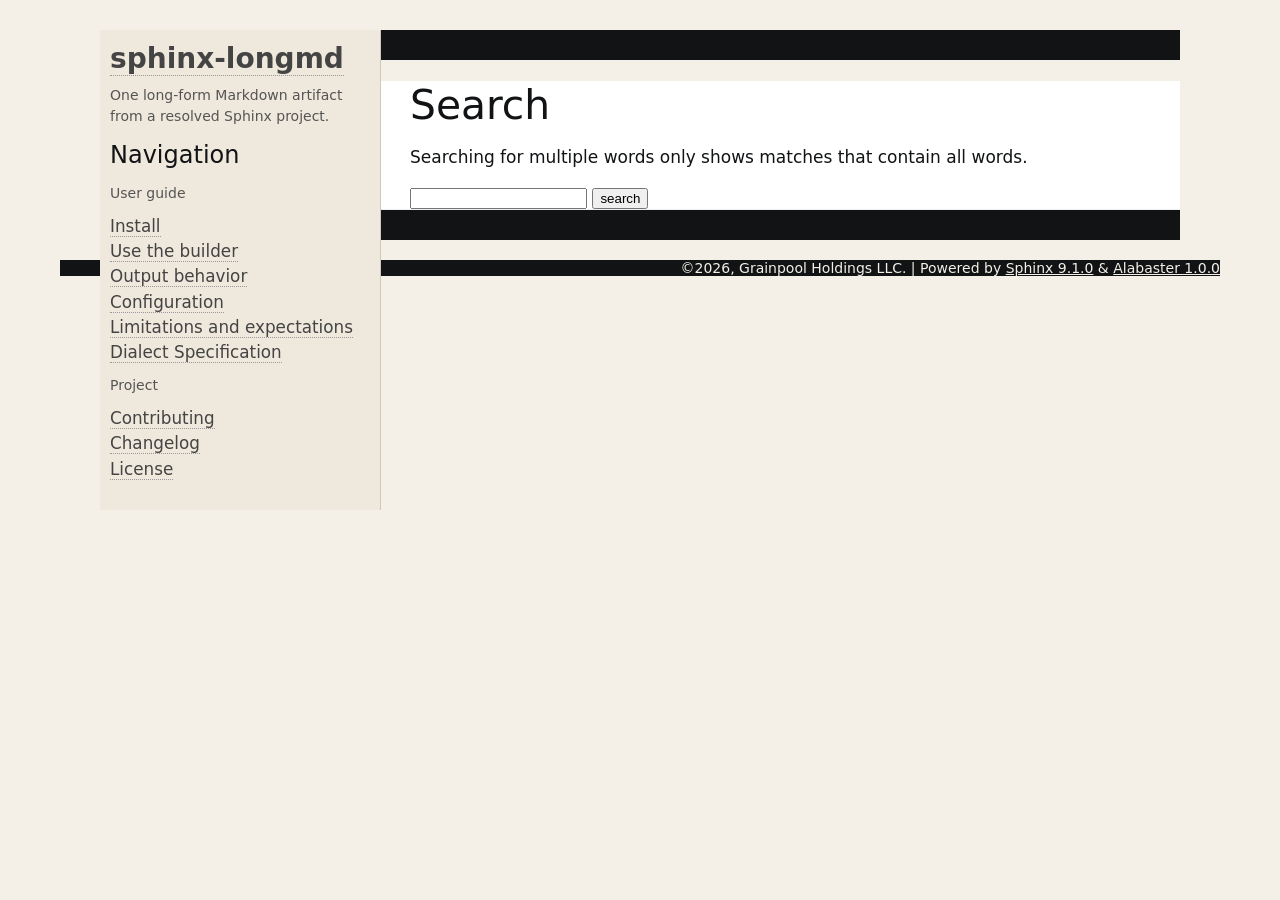
<file: search.html>
<!DOCTYPE html>

<html lang="en" data-content_root="./">
  <head>
    <meta charset="utf-8" />
    <meta name="viewport" content="width=device-width, initial-scale=1.0" />
    <title>Search &#8212; sphinx-longmd docs</title>
    <link rel="stylesheet" type="text/css" href="_static/pygments.css?v=5ecbeea2" />
    <link rel="stylesheet" type="text/css" href="_static/basic.css?v=b08954a9" />
    <link rel="stylesheet" type="text/css" href="_static/alabaster.css?v=e52cff1b" />
    <link rel="stylesheet" type="text/css" href="_static/brand.css?v=eb0f4610" />
    
    <script src="_static/documentation_options.js?v=01f34227"></script>
    <script src="_static/doctools.js?v=fd6eb6e6"></script>
    <script src="_static/sphinx_highlight.js?v=6ffebe34"></script>
    <script src="_static/searchtools.js"></script>
    <script src="_static/language_data.js"></script>
    <link rel="index" title="Index" href="genindex.html" />
    <link rel="search" title="Search" href="#" />
    <script src="searchindex.js" defer="defer"></script>
    <meta name="robots" content="noindex" />
    
   
  <link rel="stylesheet" href="_static/custom.css" type="text/css" />
  

  
  


  </head><body>
  <div class="document">
    
      <div class="sphinxsidebar" role="navigation" aria-label="Main">
        <div class="sphinxsidebarwrapper">
<h1 class="logo"><a href="index.html">sphinx-longmd</a></h1>



<p class="blurb">One long-form Markdown artifact from a resolved Sphinx project.</p>






<h3>Navigation</h3>
<p class="caption" role="heading"><span class="caption-text">User guide</span></p>
<ul>
<li class="toctree-l1"><a class="reference internal" href="install.html">Install</a></li>
<li class="toctree-l1"><a class="reference internal" href="usage.html">Use the builder</a></li>
<li class="toctree-l1"><a class="reference internal" href="output.html">Output behavior</a></li>
<li class="toctree-l1"><a class="reference internal" href="configuration.html">Configuration</a></li>
<li class="toctree-l1"><a class="reference internal" href="limitations.html">Limitations and expectations</a></li>
<li class="toctree-l1"><a class="reference internal" href="dialect.html">Dialect Specification</a></li>
</ul>
<p class="caption" role="heading"><span class="caption-text">Project</span></p>
<ul>
<li class="toctree-l1"><a class="reference internal" href="contributing.html">Contributing</a></li>
<li class="toctree-l1"><a class="reference internal" href="changelog.html">Changelog</a></li>
<li class="toctree-l1"><a class="reference internal" href="license.html">License</a></li>
</ul>

<div class="relations">
<h3>Related Topics</h3>
<ul>
  <li><a href="index.html">Documentation overview</a><ul>
  </ul></li>
</ul>
</div>








        </div>
      </div>
      <div class="documentwrapper">
        <div class="bodywrapper">
              <div class="related top">
                &nbsp;
  <nav id="rellinks">
    <ul>
    </ul>
  </nav>
              </div>
          

          <div class="body" role="main">
            
  <h1 id="search-documentation">Search</h1>
  
  <noscript>
  <div class="admonition warning">
  <p>
    Please activate JavaScript to enable the search
    functionality.
  </p>
  </div>
  </noscript>
  
  
  <p>
    Searching for multiple words only shows matches that contain
    all words.
  </p>
  
  
  <form action="" method="get">
    <input type="text" name="q" aria-labelledby="search-documentation" value="" autocomplete="off" autocorrect="off" autocapitalize="off" spellcheck="false"/>
    <input type="submit" value="search" />
    <span id="search-progress" style="padding-left: 10px"></span>
  </form>
  
  
  <div id="search-results"></div>
  

          </div>
              <div class="related bottom">
                &nbsp;
  <nav id="rellinks">
    <ul>
    </ul>
  </nav>
              </div>
          
        </div>
      </div>
    <div class="clearer"></div>
  </div>
    <div class="footer">
      &#169;2026, Grainpool Holdings LLC.
      
      |
      Powered by <a href="https://www.sphinx-doc.org/">Sphinx 9.1.0</a>
      &amp; <a href="https://alabaster.readthedocs.io">Alabaster 1.0.0</a>
      
    </div>

    

    
  </body>
</html>
</file>
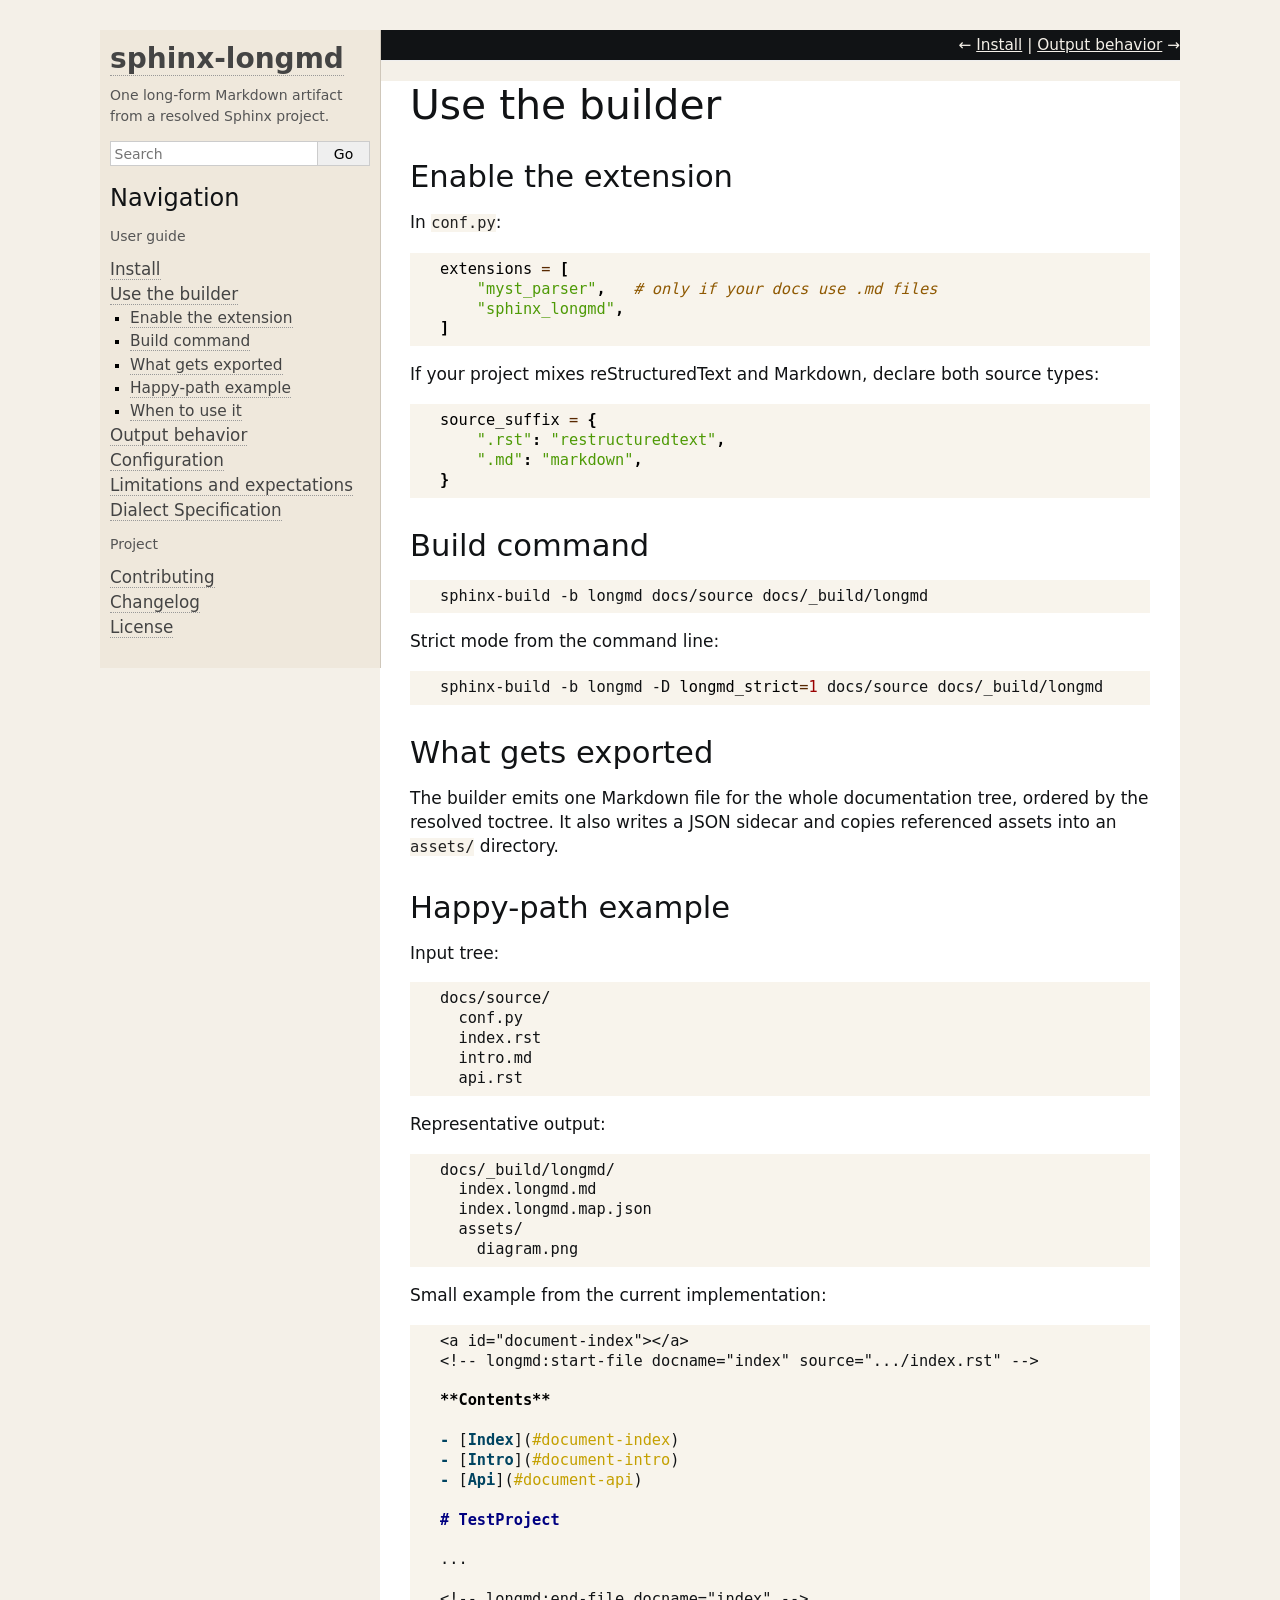
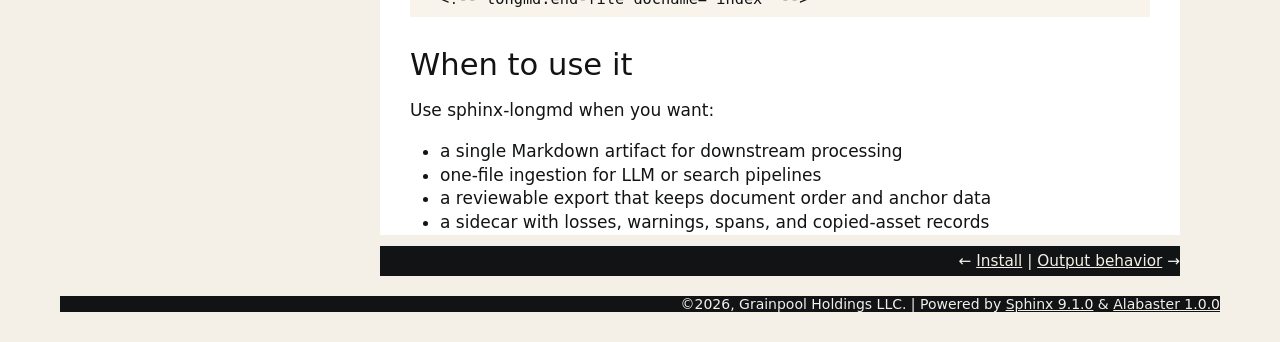
<file: usage.html>
<!DOCTYPE html>

<html lang="en" data-content_root="./">
  <head>
    <meta charset="utf-8" />
    <meta name="viewport" content="width=device-width, initial-scale=1.0" /><meta name="viewport" content="width=device-width, initial-scale=1" />

    <title>Use the builder &#8212; sphinx-longmd docs</title>
    <link rel="stylesheet" type="text/css" href="_static/pygments.css?v=5ecbeea2" />
    <link rel="stylesheet" type="text/css" href="_static/basic.css?v=b08954a9" />
    <link rel="stylesheet" type="text/css" href="_static/alabaster.css?v=e52cff1b" />
    <link rel="stylesheet" type="text/css" href="_static/brand.css?v=eb0f4610" />
    <script src="_static/documentation_options.js?v=01f34227"></script>
    <script src="_static/doctools.js?v=fd6eb6e6"></script>
    <script src="_static/sphinx_highlight.js?v=6ffebe34"></script>
    <link rel="index" title="Index" href="genindex.html" />
    <link rel="search" title="Search" href="search.html" />
    <link rel="next" title="Output behavior" href="output.html" />
    <link rel="prev" title="Install" href="install.html" />
   
  <link rel="stylesheet" href="_static/custom.css" type="text/css" />
  

  
  

  </head><body>
  <div class="document">
    
      <div class="sphinxsidebar" role="navigation" aria-label="Main">
        <div class="sphinxsidebarwrapper">
<h1 class="logo"><a href="index.html">sphinx-longmd</a></h1>



<p class="blurb">One long-form Markdown artifact from a resolved Sphinx project.</p>







<search id="searchbox" style="display: none" role="search">
    <div class="searchformwrapper">
    <form class="search" action="search.html" method="get">
      <input type="text" name="q" aria-labelledby="searchlabel" autocomplete="off" autocorrect="off" autocapitalize="off" spellcheck="false" placeholder="Search"/>
      <input type="submit" value="Go" />
    </form>
    </div>
</search>
<script>document.getElementById('searchbox').style.display = "block"</script><h3>Navigation</h3>
<p class="caption" role="heading"><span class="caption-text">User guide</span></p>
<ul class="current">
<li class="toctree-l1"><a class="reference internal" href="install.html">Install</a></li>
<li class="toctree-l1 current"><a class="current reference internal" href="#">Use the builder</a><ul>
<li class="toctree-l2"><a class="reference internal" href="#enable-the-extension">Enable the extension</a></li>
<li class="toctree-l2"><a class="reference internal" href="#build-command">Build command</a></li>
<li class="toctree-l2"><a class="reference internal" href="#what-gets-exported">What gets exported</a></li>
<li class="toctree-l2"><a class="reference internal" href="#happy-path-example">Happy-path example</a></li>
<li class="toctree-l2"><a class="reference internal" href="#when-to-use-it">When to use it</a></li>
</ul>
</li>
<li class="toctree-l1"><a class="reference internal" href="output.html">Output behavior</a></li>
<li class="toctree-l1"><a class="reference internal" href="configuration.html">Configuration</a></li>
<li class="toctree-l1"><a class="reference internal" href="limitations.html">Limitations and expectations</a></li>
<li class="toctree-l1"><a class="reference internal" href="dialect.html">Dialect Specification</a></li>
</ul>
<p class="caption" role="heading"><span class="caption-text">Project</span></p>
<ul>
<li class="toctree-l1"><a class="reference internal" href="contributing.html">Contributing</a></li>
<li class="toctree-l1"><a class="reference internal" href="changelog.html">Changelog</a></li>
<li class="toctree-l1"><a class="reference internal" href="license.html">License</a></li>
</ul>

<div class="relations">
<h3>Related Topics</h3>
<ul>
  <li><a href="index.html">Documentation overview</a><ul>
      <li>Previous: <a href="install.html" title="previous chapter">Install</a></li>
      <li>Next: <a href="output.html" title="next chapter">Output behavior</a></li>
  </ul></li>
</ul>
</div>








        </div>
      </div>
      <div class="documentwrapper">
        <div class="bodywrapper">
              <div class="related top">
                &nbsp;
  <nav id="rellinks">
    <ul>
        <li>
          &larr;
          <a href="install.html" title="Previous document">Install</a>
        </li>
        <li>
          <a href="output.html" title="Next document">Output behavior</a>
          &rarr;
        </li>
    </ul>
  </nav>
              </div>
          

          <div class="body" role="main">
            
  <section id="use-the-builder">
<h1>Use the builder<a class="headerlink" href="#use-the-builder" title="Link to this heading">¶</a></h1>
<section id="enable-the-extension">
<h2>Enable the extension<a class="headerlink" href="#enable-the-extension" title="Link to this heading">¶</a></h2>
<p>In <code class="docutils literal notranslate"><span class="pre">conf.py</span></code>:</p>
<div class="highlight-python notranslate"><div class="highlight"><pre><span></span><span class="n">extensions</span> <span class="o">=</span> <span class="p">[</span>
    <span class="s2">&quot;myst_parser&quot;</span><span class="p">,</span>   <span class="c1"># only if your docs use .md files</span>
    <span class="s2">&quot;sphinx_longmd&quot;</span><span class="p">,</span>
<span class="p">]</span>
</pre></div>
</div>
<p>If your project mixes reStructuredText and Markdown, declare both source types:</p>
<div class="highlight-python notranslate"><div class="highlight"><pre><span></span><span class="n">source_suffix</span> <span class="o">=</span> <span class="p">{</span>
    <span class="s2">&quot;.rst&quot;</span><span class="p">:</span> <span class="s2">&quot;restructuredtext&quot;</span><span class="p">,</span>
    <span class="s2">&quot;.md&quot;</span><span class="p">:</span> <span class="s2">&quot;markdown&quot;</span><span class="p">,</span>
<span class="p">}</span>
</pre></div>
</div>
</section>
<section id="build-command">
<h2>Build command<a class="headerlink" href="#build-command" title="Link to this heading">¶</a></h2>
<div class="highlight-bash notranslate"><div class="highlight"><pre><span></span>sphinx-build<span class="w"> </span>-b<span class="w"> </span>longmd<span class="w"> </span>docs/source<span class="w"> </span>docs/_build/longmd
</pre></div>
</div>
<p>Strict mode from the command line:</p>
<div class="highlight-bash notranslate"><div class="highlight"><pre><span></span>sphinx-build<span class="w"> </span>-b<span class="w"> </span>longmd<span class="w"> </span>-D<span class="w"> </span><span class="nv">longmd_strict</span><span class="o">=</span><span class="m">1</span><span class="w"> </span>docs/source<span class="w"> </span>docs/_build/longmd
</pre></div>
</div>
</section>
<section id="what-gets-exported">
<h2>What gets exported<a class="headerlink" href="#what-gets-exported" title="Link to this heading">¶</a></h2>
<p>The builder emits one Markdown file for the whole documentation tree, ordered by the resolved toctree. It also writes a JSON sidecar and copies referenced assets into an <code class="docutils literal notranslate"><span class="pre">assets/</span></code> directory.</p>
</section>
<section id="happy-path-example">
<h2>Happy-path example<a class="headerlink" href="#happy-path-example" title="Link to this heading">¶</a></h2>
<p>Input tree:</p>
<div class="highlight-text notranslate"><div class="highlight"><pre><span></span>docs/source/
  conf.py
  index.rst
  intro.md
  api.rst
</pre></div>
</div>
<p>Representative output:</p>
<div class="highlight-text notranslate"><div class="highlight"><pre><span></span>docs/_build/longmd/
  index.longmd.md
  index.longmd.map.json
  assets/
    diagram.png
</pre></div>
</div>
<p>Small example from the current implementation:</p>
<div class="highlight-markdown notranslate"><div class="highlight"><pre><span></span>&lt;a id=&quot;document-index&quot;&gt;&lt;/a&gt;
&lt;!-- longmd:start-file docname=&quot;index&quot; source=&quot;.../index.rst&quot; --&gt;

<span class="gs">**Contents**</span>

<span class="k">-</span><span class="w"> </span>[<span class="nt">Index</span>](<span class="na">#document-index</span>)
<span class="k">-</span><span class="w"> </span>[<span class="nt">Intro</span>](<span class="na">#document-intro</span>)
<span class="k">-</span><span class="w"> </span>[<span class="nt">Api</span>](<span class="na">#document-api</span>)

<span class="gh"># TestProject</span>

...

&lt;!-- longmd:end-file docname=&quot;index&quot; --&gt;
</pre></div>
</div>
</section>
<section id="when-to-use-it">
<h2>When to use it<a class="headerlink" href="#when-to-use-it" title="Link to this heading">¶</a></h2>
<p>Use sphinx-longmd when you want:</p>
<ul class="simple">
<li><p>a single Markdown artifact for downstream processing</p></li>
<li><p>one-file ingestion for LLM or search pipelines</p></li>
<li><p>a reviewable export that keeps document order and anchor data</p></li>
<li><p>a sidecar with losses, warnings, spans, and copied-asset records</p></li>
</ul>
</section>
</section>


          </div>
              <div class="related bottom">
                &nbsp;
  <nav id="rellinks">
    <ul>
        <li>
          &larr;
          <a href="install.html" title="Previous document">Install</a>
        </li>
        <li>
          <a href="output.html" title="Next document">Output behavior</a>
          &rarr;
        </li>
    </ul>
  </nav>
              </div>
          
        </div>
      </div>
    <div class="clearer"></div>
  </div>
    <div class="footer">
      &#169;2026, Grainpool Holdings LLC.
      
      |
      Powered by <a href="https://www.sphinx-doc.org/">Sphinx 9.1.0</a>
      &amp; <a href="https://alabaster.readthedocs.io">Alabaster 1.0.0</a>
      
    </div>

    

    
  </body>
</html>
</file>
<file: _static/pygments.css>
pre { line-height: 125%; }
td.linenos .normal { color: inherit; background-color: transparent; padding-left: 5px; padding-right: 5px; }
span.linenos { color: inherit; background-color: transparent; padding-left: 5px; padding-right: 5px; }
td.linenos .special { color: #000000; background-color: #ffffc0; padding-left: 5px; padding-right: 5px; }
span.linenos.special { color: #000000; background-color: #ffffc0; padding-left: 5px; padding-right: 5px; }
.highlight .hll { background-color: #ffffcc }
.highlight { background: #f8f8f8; }
.highlight .c { color: #8F5902; font-style: italic } /* Comment */
.highlight .err { color: #A40000; border: 1px solid #EF2929 } /* Error */
.highlight .g { color: #000 } /* Generic */
.highlight .k { color: #004461; font-weight: bold } /* Keyword */
.highlight .l { color: #000 } /* Literal */
.highlight .n { color: #000 } /* Name */
.highlight .o { color: #582800 } /* Operator */
.highlight .x { color: #000 } /* Other */
.highlight .p { color: #000; font-weight: bold } /* Punctuation */
.highlight .ch { color: #8F5902; font-style: italic } /* Comment.Hashbang */
.highlight .cm { color: #8F5902; font-style: italic } /* Comment.Multiline */
.highlight .cp { color: #8F5902 } /* Comment.Preproc */
.highlight .cpf { color: #8F5902; font-style: italic } /* Comment.PreprocFile */
.highlight .c1 { color: #8F5902; font-style: italic } /* Comment.Single */
.highlight .cs { color: #8F5902; font-style: italic } /* Comment.Special */
.highlight .gd { color: #A40000 } /* Generic.Deleted */
.highlight .ge { color: #000; font-style: italic } /* Generic.Emph */
.highlight .ges { color: #000 } /* Generic.EmphStrong */
.highlight .gr { color: #EF2929 } /* Generic.Error */
.highlight .gh { color: #000080; font-weight: bold } /* Generic.Heading */
.highlight .gi { color: #00A000 } /* Generic.Inserted */
.highlight .go { color: #888 } /* Generic.Output */
.highlight .gp { color: #745334 } /* Generic.Prompt */
.highlight .gs { color: #000; font-weight: bold } /* Generic.Strong */
.highlight .gu { color: #800080; font-weight: bold } /* Generic.Subheading */
.highlight .gt { color: #A40000; font-weight: bold } /* Generic.Traceback */
.highlight .kc { color: #004461; font-weight: bold } /* Keyword.Constant */
.highlight .kd { color: #004461; font-weight: bold } /* Keyword.Declaration */
.highlight .kn { color: #004461; font-weight: bold } /* Keyword.Namespace */
.highlight .kp { color: #004461; font-weight: bold } /* Keyword.Pseudo */
.highlight .kr { color: #004461; font-weight: bold } /* Keyword.Reserved */
.highlight .kt { color: #004461; font-weight: bold } /* Keyword.Type */
.highlight .ld { color: #000 } /* Literal.Date */
.highlight .m { color: #900 } /* Literal.Number */
.highlight .s { color: #4E9A06 } /* Literal.String */
.highlight .na { color: #C4A000 } /* Name.Attribute */
.highlight .nb { color: #004461 } /* Name.Builtin */
.highlight .nc { color: #000 } /* Name.Class */
.highlight .no { color: #000 } /* Name.Constant */
.highlight .nd { color: #888 } /* Name.Decorator */
.highlight .ni { color: #CE5C00 } /* Name.Entity */
.highlight .ne { color: #C00; font-weight: bold } /* Name.Exception */
.highlight .nf { color: #000 } /* Name.Function */
.highlight .nl { color: #F57900 } /* Name.Label */
.highlight .nn { color: #000 } /* Name.Namespace */
.highlight .nx { color: #000 } /* Name.Other */
.highlight .py { color: #000 } /* Name.Property */
.highlight .nt { color: #004461; font-weight: bold } /* Name.Tag */
.highlight .nv { color: #000 } /* Name.Variable */
.highlight .ow { color: #004461; font-weight: bold } /* Operator.Word */
.highlight .pm { color: #000; font-weight: bold } /* Punctuation.Marker */
.highlight .w { color: #F8F8F8 } /* Text.Whitespace */
.highlight .mb { color: #900 } /* Literal.Number.Bin */
.highlight .mf { color: #900 } /* Literal.Number.Float */
.highlight .mh { color: #900 } /* Literal.Number.Hex */
.highlight .mi { color: #900 } /* Literal.Number.Integer */
.highlight .mo { color: #900 } /* Literal.Number.Oct */
.highlight .sa { color: #4E9A06 } /* Literal.String.Affix */
.highlight .sb { color: #4E9A06 } /* Literal.String.Backtick */
.highlight .sc { color: #4E9A06 } /* Literal.String.Char */
.highlight .dl { color: #4E9A06 } /* Literal.String.Delimiter */
.highlight .sd { color: #8F5902; font-style: italic } /* Literal.String.Doc */
.highlight .s2 { color: #4E9A06 } /* Literal.String.Double */
.highlight .se { color: #4E9A06 } /* Literal.String.Escape */
.highlight .sh { color: #4E9A06 } /* Literal.String.Heredoc */
.highlight .si { color: #4E9A06 } /* Literal.String.Interpol */
.highlight .sx { color: #4E9A06 } /* Literal.String.Other */
.highlight .sr { color: #4E9A06 } /* Literal.String.Regex */
.highlight .s1 { color: #4E9A06 } /* Literal.String.Single */
.highlight .ss { color: #4E9A06 } /* Literal.String.Symbol */
.highlight .bp { color: #3465A4 } /* Name.Builtin.Pseudo */
.highlight .fm { color: #000 } /* Name.Function.Magic */
.highlight .vc { color: #000 } /* Name.Variable.Class */
.highlight .vg { color: #000 } /* Name.Variable.Global */
.highlight .vi { color: #000 } /* Name.Variable.Instance */
.highlight .vm { color: #000 } /* Name.Variable.Magic */
.highlight .il { color: #900 } /* Literal.Number.Integer.Long */
</file>
<file: _static/basic.css>
/*
 * Sphinx stylesheet -- basic theme.
 */

/* -- main layout ----------------------------------------------------------- */

div.clearer {
    clear: both;
}

div.section::after {
    display: block;
    content: '';
    clear: left;
}

/* -- relbar ---------------------------------------------------------------- */

div.related {
    width: 100%;
    font-size: 90%;
}

div.related h3 {
    display: none;
}

div.related ul {
    margin: 0;
    padding: 0 0 0 10px;
    list-style: none;
}

div.related li {
    display: inline;
}

div.related li.right {
    float: right;
    margin-right: 5px;
}

/* -- sidebar --------------------------------------------------------------- */

div.sphinxsidebarwrapper {
    padding: 10px 5px 0 10px;
}

div.sphinxsidebar {
    float: left;
    width: 230px;
    margin-left: -100%;
    font-size: 90%;
    word-wrap: break-word;
    overflow-wrap : break-word;
}

div.sphinxsidebar ul {
    list-style: none;
}

div.sphinxsidebar ul ul,
div.sphinxsidebar ul.want-points {
    margin-left: 20px;
    list-style: square;
}

div.sphinxsidebar ul ul {
    margin-top: 0;
    margin-bottom: 0;
}

div.sphinxsidebar form {
    margin-top: 10px;
}

div.sphinxsidebar input {
    border: 1px solid #98dbcc;
    font-family: sans-serif;
    font-size: 1em;
}

div.sphinxsidebar #searchbox form.search {
    overflow: hidden;
}

div.sphinxsidebar #searchbox input[type="text"] {
    float: left;
    width: 80%;
    padding: 0.25em;
    box-sizing: border-box;
}

div.sphinxsidebar #searchbox input[type="submit"] {
    float: left;
    width: 20%;
    border-left: none;
    padding: 0.25em;
    box-sizing: border-box;
}


img {
    border: 0;
    max-width: 100%;
}

/* -- search page ----------------------------------------------------------- */

ul.search {
    margin-top: 10px;
}

ul.search li {
    padding: 5px 0;
}

ul.search li a {
    font-weight: bold;
}

ul.search li p.context {
    color: #888;
    margin: 2px 0 0 30px;
    text-align: left;
}

ul.keywordmatches li.goodmatch a {
    font-weight: bold;
}

/* -- index page ------------------------------------------------------------ */

table.contentstable {
    width: 90%;
    margin-left: auto;
    margin-right: auto;
}

table.contentstable p.biglink {
    line-height: 150%;
}

a.biglink {
    font-size: 1.3em;
}

span.linkdescr {
    font-style: italic;
    padding-top: 5px;
    font-size: 90%;
}

/* -- general index --------------------------------------------------------- */

table.indextable {
    width: 100%;
}

table.indextable td {
    text-align: left;
    vertical-align: top;
}

table.indextable ul {
    margin-top: 0;
    margin-bottom: 0;
    list-style-type: none;
}

table.indextable > tbody > tr > td > ul {
    padding-left: 0em;
}

table.indextable tr.pcap {
    height: 10px;
}

table.indextable tr.cap {
    margin-top: 10px;
    background-color: #f2f2f2;
}

img.toggler {
    margin-right: 3px;
    margin-top: 3px;
    cursor: pointer;
}

div.modindex-jumpbox {
    border-top: 1px solid #ddd;
    border-bottom: 1px solid #ddd;
    margin: 1em 0 1em 0;
    padding: 0.4em;
}

div.genindex-jumpbox {
    border-top: 1px solid #ddd;
    border-bottom: 1px solid #ddd;
    margin: 1em 0 1em 0;
    padding: 0.4em;
}

/* -- domain module index --------------------------------------------------- */

table.modindextable td {
    padding: 2px;
    border-collapse: collapse;
}

/* -- general body styles --------------------------------------------------- */

div.body {
    min-width: inherit;
    max-width: 800px;
}

div.body p, div.body dd, div.body li, div.body blockquote {
    -moz-hyphens: auto;
    -ms-hyphens: auto;
    -webkit-hyphens: auto;
    hyphens: auto;
}

a.headerlink {
    visibility: hidden;
}

a:visited {
    color: #551A8B;
}

h1:hover > a.headerlink,
h2:hover > a.headerlink,
h3:hover > a.headerlink,
h4:hover > a.headerlink,
h5:hover > a.headerlink,
h6:hover > a.headerlink,
dt:hover > a.headerlink,
caption:hover > a.headerlink,
p.caption:hover > a.headerlink,
div.code-block-caption:hover > a.headerlink {
    visibility: visible;
}

div.body p.caption {
    text-align: inherit;
}

div.body td {
    text-align: left;
}

.first {
    margin-top: 0 !important;
}

p.rubric {
    margin-top: 30px;
    font-weight: bold;
}

img.align-left, figure.align-left, .figure.align-left, object.align-left {
    clear: left;
    float: left;
    margin-right: 1em;
}

img.align-right, figure.align-right, .figure.align-right, object.align-right {
    clear: right;
    float: right;
    margin-left: 1em;
}

img.align-center, figure.align-center, .figure.align-center, object.align-center {
  display: block;
  margin-left: auto;
  margin-right: auto;
}

img.align-default, figure.align-default, .figure.align-default {
  display: block;
  margin-left: auto;
  margin-right: auto;
}

.align-left {
    text-align: left;
}

.align-center {
    text-align: center;
}

.align-default {
    text-align: center;
}

.align-right {
    text-align: right;
}

/* -- sidebars -------------------------------------------------------------- */

div.sidebar,
aside.sidebar {
    margin: 0 0 0.5em 1em;
    border: 1px solid #ddb;
    padding: 7px;
    background-color: #ffe;
    width: 40%;
    float: right;
    clear: right;
    overflow-x: auto;
}

p.sidebar-title {
    font-weight: bold;
}

nav.contents,
aside.topic,
div.admonition, div.topic, blockquote {
    clear: left;
}

/* -- topics ---------------------------------------------------------------- */

nav.contents,
aside.topic,
div.topic {
    border: 1px solid #ccc;
    padding: 7px;
    margin: 10px 0 10px 0;
}

p.topic-title {
    font-size: 1.1em;
    font-weight: bold;
    margin-top: 10px;
}

/* -- admonitions ----------------------------------------------------------- */

div.admonition {
    margin-top: 10px;
    margin-bottom: 10px;
    padding: 7px;
}

div.admonition dt {
    font-weight: bold;
}

p.admonition-title {
    margin: 0px 10px 5px 0px;
    font-weight: bold;
}

div.body p.centered {
    text-align: center;
    margin-top: 25px;
}

/* -- content of sidebars/topics/admonitions -------------------------------- */

div.sidebar > :last-child,
aside.sidebar > :last-child,
nav.contents > :last-child,
aside.topic > :last-child,
div.topic > :last-child,
div.admonition > :last-child {
    margin-bottom: 0;
}

div.sidebar::after,
aside.sidebar::after,
nav.contents::after,
aside.topic::after,
div.topic::after,
div.admonition::after,
blockquote::after {
    display: block;
    content: '';
    clear: both;
}

/* -- tables ---------------------------------------------------------------- */

table.docutils {
    margin-top: 10px;
    margin-bottom: 10px;
    border: 0;
    border-collapse: collapse;
}

table.align-center {
    margin-left: auto;
    margin-right: auto;
}

table.align-default {
    margin-left: auto;
    margin-right: auto;
}

table caption span.caption-number {
    font-style: italic;
}

table caption span.caption-text {
}

table.docutils td, table.docutils th {
    padding: 1px 8px 1px 5px;
    border-top: 0;
    border-left: 0;
    border-right: 0;
    border-bottom: 1px solid #aaa;
}

th {
    text-align: left;
    padding-right: 5px;
}

table.citation {
    border-left: solid 1px gray;
    margin-left: 1px;
}

table.citation td {
    border-bottom: none;
}

th > :first-child,
td > :first-child {
    margin-top: 0px;
}

th > :last-child,
td > :last-child {
    margin-bottom: 0px;
}

/* -- figures --------------------------------------------------------------- */

div.figure, figure {
    margin: 0.5em;
    padding: 0.5em;
}

div.figure p.caption, figcaption {
    padding: 0.3em;
}

div.figure p.caption span.caption-number,
figcaption span.caption-number {
    font-style: italic;
}

div.figure p.caption span.caption-text,
figcaption span.caption-text {
}

/* -- field list styles ----------------------------------------------------- */

table.field-list td, table.field-list th {
    border: 0 !important;
}

.field-list ul {
    margin: 0;
    padding-left: 1em;
}

.field-list p {
    margin: 0;
}

.field-name {
    -moz-hyphens: manual;
    -ms-hyphens: manual;
    -webkit-hyphens: manual;
    hyphens: manual;
}

/* -- hlist styles ---------------------------------------------------------- */

table.hlist {
    margin: 1em 0;
}

table.hlist td {
    vertical-align: top;
}

/* -- object description styles --------------------------------------------- */

.sig {
	font-family: 'Consolas', 'Menlo', 'DejaVu Sans Mono', 'Bitstream Vera Sans Mono', monospace;
}

.sig-name, code.descname {
    background-color: transparent;
    font-weight: bold;
}

.sig-name {
	font-size: 1.1em;
}

code.descname {
    font-size: 1.2em;
}

.sig-prename, code.descclassname {
    background-color: transparent;
}

.optional {
    font-size: 1.3em;
}

.sig-paren {
    font-size: larger;
}

.sig-param.n {
	font-style: italic;
}

/* C++ specific styling */

.sig-inline.c-texpr,
.sig-inline.cpp-texpr {
	font-family: unset;
}

.sig.c   .k, .sig.c   .kt,
.sig.cpp .k, .sig.cpp .kt {
	color: #0033B3;
}

.sig.c   .m,
.sig.cpp .m {
	color: #1750EB;
}

.sig.c   .s, .sig.c   .sc,
.sig.cpp .s, .sig.cpp .sc {
	color: #067D17;
}


/* -- other body styles ----------------------------------------------------- */

ol.arabic {
    list-style: decimal;
}

ol.loweralpha {
    list-style: lower-alpha;
}

ol.upperalpha {
    list-style: upper-alpha;
}

ol.lowerroman {
    list-style: lower-roman;
}

ol.upperroman {
    list-style: upper-roman;
}

:not(li) > ol > li:first-child > :first-child,
:not(li) > ul > li:first-child > :first-child {
    margin-top: 0px;
}

:not(li) > ol > li:last-child > :last-child,
:not(li) > ul > li:last-child > :last-child {
    margin-bottom: 0px;
}

ol.simple ol p,
ol.simple ul p,
ul.simple ol p,
ul.simple ul p {
    margin-top: 0;
}

ol.simple > li:not(:first-child) > p,
ul.simple > li:not(:first-child) > p {
    margin-top: 0;
}

ol.simple p,
ul.simple p {
    margin-bottom: 0;
}

aside.footnote > span,
div.citation > span {
    float: left;
}
aside.footnote > span:last-of-type,
div.citation > span:last-of-type {
  padding-right: 0.5em;
}
aside.footnote > p {
  margin-left: 2em;
}
div.citation > p {
  margin-left: 4em;
}
aside.footnote > p:last-of-type,
div.citation > p:last-of-type {
    margin-bottom: 0em;
}
aside.footnote > p:last-of-type:after,
div.citation > p:last-of-type:after {
    content: "";
    clear: both;
}

dl.field-list {
    display: grid;
    grid-template-columns: fit-content(30%) auto;
}

dl.field-list > dt {
    font-weight: bold;
    word-break: break-word;
    padding-left: 0.5em;
    padding-right: 5px;
}

dl.field-list > dd {
    padding-left: 0.5em;
    margin-top: 0em;
    margin-left: 0em;
    margin-bottom: 0em;
}

dl {
    margin-bottom: 15px;
}

dd > :first-child {
    margin-top: 0px;
}

dd ul, dd table {
    margin-bottom: 10px;
}

dd {
    margin-top: 3px;
    margin-bottom: 10px;
    margin-left: 30px;
}

.sig dd {
    margin-top: 0px;
    margin-bottom: 0px;
}

.sig dl {
    margin-top: 0px;
    margin-bottom: 0px;
}

dl > dd:last-child,
dl > dd:last-child > :last-child {
    margin-bottom: 0;
}

dt:target, span.highlighted {
    background-color: #fbe54e;
}

rect.highlighted {
    fill: #fbe54e;
}

dl.glossary dt {
    font-weight: bold;
    font-size: 1.1em;
}

.versionmodified {
    font-style: italic;
}

.system-message {
    background-color: #fda;
    padding: 5px;
    border: 3px solid red;
}

.footnote:target  {
    background-color: #ffa;
}

.line-block {
    display: block;
    margin-top: 1em;
    margin-bottom: 1em;
}

.line-block .line-block {
    margin-top: 0;
    margin-bottom: 0;
    margin-left: 1.5em;
}

.guilabel, .menuselection {
    font-family: sans-serif;
}

.accelerator {
    text-decoration: underline;
}

.classifier {
    font-style: oblique;
}

.classifier:before {
    font-style: normal;
    margin: 0 0.5em;
    content: ":";
    display: inline-block;
}

abbr, acronym {
    border-bottom: dotted 1px;
    cursor: help;
}

/* -- code displays --------------------------------------------------------- */

pre {
    overflow: auto;
    overflow-y: hidden;  /* fixes display issues on Chrome browsers */
}

pre, div[class*="highlight-"] {
    clear: both;
}

span.pre {
    -moz-hyphens: none;
    -ms-hyphens: none;
    -webkit-hyphens: none;
    hyphens: none;
    white-space: nowrap;
}

div[class*="highlight-"] {
    margin: 1em 0;
}

td.linenos pre {
    border: 0;
    background-color: transparent;
    color: #aaa;
}

table.highlighttable {
    display: block;
}

table.highlighttable tbody {
    display: block;
}

table.highlighttable tr {
    display: flex;
}

table.highlighttable td {
    margin: 0;
    padding: 0;
}

table.highlighttable td.linenos {
    padding-right: 0.5em;
}

table.highlighttable td.code {
    flex: 1;
    overflow: hidden;
}

.highlight .hll {
    display: block;
}

div.highlight pre,
table.highlighttable pre {
    margin: 0;
}

div.code-block-caption + div {
    margin-top: 0;
}

div.code-block-caption {
    margin-top: 1em;
    padding: 2px 5px;
    font-size: small;
}

div.code-block-caption code {
    background-color: transparent;
}

table.highlighttable td.linenos,
span.linenos,
div.highlight span.gp {  /* gp: Generic.Prompt */
  user-select: none;
  -webkit-user-select: text; /* Safari fallback only */
  -webkit-user-select: none; /* Chrome/Safari */
  -moz-user-select: none; /* Firefox */
  -ms-user-select: none; /* IE10+ */
}

div.code-block-caption span.caption-number {
    padding: 0.1em 0.3em;
    font-style: italic;
}

div.code-block-caption span.caption-text {
}

div.literal-block-wrapper {
    margin: 1em 0;
}

code.xref, a code {
    background-color: transparent;
    font-weight: bold;
}

h1 code, h2 code, h3 code, h4 code, h5 code, h6 code {
    background-color: transparent;
}

.viewcode-link {
    float: right;
}

.viewcode-back {
    float: right;
    font-family: sans-serif;
}

div.viewcode-block:target {
    margin: -1px -10px;
    padding: 0 10px;
}

/* -- math display ---------------------------------------------------------- */

img.math {
    vertical-align: middle;
}

div.body div.math p {
    text-align: center;
}

span.eqno {
    float: right;
}

span.eqno a.headerlink {
    position: absolute;
    z-index: 1;
}

div.math:hover a.headerlink {
    visibility: visible;
}

/* -- printout stylesheet --------------------------------------------------- */

@media print {
    div.document,
    div.documentwrapper,
    div.bodywrapper {
        margin: 0 !important;
        width: 100%;
    }

    div.sphinxsidebar,
    div.related,
    div.footer,
    #top-link {
        display: none;
    }
}
</file>
<file: _static/alabaster.css>
/* -- page layout ----------------------------------------------------------- */

body {
    font-family: Inter, system-ui, -apple-system, BlinkMacSystemFont, Segoe UI, sans-serif;
    font-size: 17px;
    background-color: #fff;
    color: #000;
    margin: 0;
    padding: 0;
}


div.document {
    width: 1160px;
    margin: 30px auto 0 auto;
}

div.documentwrapper {
    float: left;
    width: 100%;
}

div.bodywrapper {
    margin: 0 0 0 280px;
}

div.sphinxsidebar {
    width: 280px;
    font-size: 14px;
    line-height: 1.5;
}

hr {
    border: 1px solid #B1B4B6;
}

div.body {
    background-color: #fff;
    color: #3E4349;
    padding: 0 30px 0 30px;
}

div.body > .section {
    text-align: left;
}

div.footer {
    width: 1160px;
    margin: 20px auto 30px auto;
    font-size: 14px;
    color: #888;
    text-align: right;
}

div.footer a {
    color: #888;
}

p.caption {
    font-family: inherit;
    font-size: inherit;
}


div.relations {
    display: none;
}


div.sphinxsidebar {
    max-height: 100%;
    overflow-y: auto;
}

div.sphinxsidebar a {
    color: #444;
    text-decoration: none;
    border-bottom: 1px dotted #999;
}

div.sphinxsidebar a:hover {
    border-bottom: 1px solid #999;
}

div.sphinxsidebarwrapper {
    padding: 18px 10px;
}

div.sphinxsidebarwrapper p.logo {
    padding: 0;
    margin: -10px 0 0 0px;
    text-align: center;
}

div.sphinxsidebarwrapper h1.logo {
    margin-top: -10px;
    text-align: center;
    margin-bottom: 5px;
    text-align: left;
}

div.sphinxsidebarwrapper h1.logo-name {
    margin-top: 0px;
}

div.sphinxsidebarwrapper p.blurb {
    margin-top: 0;
    font-style: normal;
}

div.sphinxsidebar h3,
div.sphinxsidebar h4 {
    font-family: Inter, system-ui, -apple-system, BlinkMacSystemFont, Segoe UI, sans-serif;
    color: #444;
    font-size: 24px;
    font-weight: normal;
    margin: 0 0 5px 0;
    padding: 0;
}

div.sphinxsidebar h4 {
    font-size: 20px;
}

div.sphinxsidebar h3 a {
    color: #444;
}

div.sphinxsidebar p.logo a,
div.sphinxsidebar h3 a,
div.sphinxsidebar p.logo a:hover,
div.sphinxsidebar h3 a:hover {
    border: none;
}

div.sphinxsidebar p {
    color: #555;
    margin: 10px 0;
}

div.sphinxsidebar ul {
    margin: 10px 0;
    padding: 0;
    color: #000;
}

div.sphinxsidebar ul li.toctree-l1 > a {
    font-size: 120%;
}

div.sphinxsidebar ul li.toctree-l2 > a {
    font-size: 110%;
}

div.sphinxsidebar input {
    border: 1px solid #CCC;
    font-family: Inter, system-ui, -apple-system, BlinkMacSystemFont, Segoe UI, sans-serif;
    font-size: 1em;
}

div.sphinxsidebar #searchbox {
    margin: 1em 0;
}

div.sphinxsidebar .search > div {
    display: table-cell;
}

div.sphinxsidebar hr {
    border: none;
    height: 1px;
    color: #AAA;
    background: #AAA;

    text-align: left;
    margin-left: 0;
    width: 50%;
}

div.sphinxsidebar .badge {
    border-bottom: none;
}

div.sphinxsidebar .badge:hover {
    border-bottom: none;
}

/* To address an issue with donation coming after search */
div.sphinxsidebar h3.donation {
    margin-top: 10px;
}

/* -- body styles ----------------------------------------------------------- */

a {
    color: #004B6B;
    text-decoration: underline;
}

a:hover {
    color: #6D4100;
    text-decoration: underline;
}

div.body h1,
div.body h2,
div.body h3,
div.body h4,
div.body h5,
div.body h6 {
    font-family: Inter, system-ui, -apple-system, BlinkMacSystemFont, Segoe UI, sans-serif;
    font-weight: normal;
    margin: 30px 0px 10px 0px;
    padding: 0;
}

div.body h1 { margin-top: 0; padding-top: 0; font-size: 240%; }
div.body h2 { font-size: 180%; }
div.body h3 { font-size: 150%; }
div.body h4 { font-size: 130%; }
div.body h5 { font-size: 100%; }
div.body h6 { font-size: 100%; }

a.headerlink {
    color: #DDD;
    padding: 0 4px;
    text-decoration: none;
}

a.headerlink:hover {
    color: #444;
    background: #EAEAEA;
}

div.body p, div.body dd, div.body li {
    line-height: 1.4em;
}

div.admonition {
    margin: 20px 0px;
    padding: 10px 30px;
    background-color: #EEE;
    border: 1px solid #CCC;
}

div.admonition tt.xref, div.admonition code.xref, div.admonition a tt {
    background-color: #FBFBFB;
    border-bottom: 1px solid #fafafa;
}

div.admonition p.admonition-title {
    font-family: Inter, system-ui, -apple-system, BlinkMacSystemFont, Segoe UI, sans-serif;
    font-weight: normal;
    font-size: 24px;
    margin: 0 0 10px 0;
    padding: 0;
    line-height: 1;
}

div.admonition p.last {
    margin-bottom: 0;
}

dt:target, .highlight {
    background: #FAF3E8;
}

div.warning {
    background-color: #FCC;
    border: 1px solid #FAA;
}

div.danger {
    background-color: #FCC;
    border: 1px solid #FAA;
    -moz-box-shadow: 2px 2px 4px #D52C2C;
    -webkit-box-shadow: 2px 2px 4px #D52C2C;
    box-shadow: 2px 2px 4px #D52C2C;
}

div.error {
    background-color: #FCC;
    border: 1px solid #FAA;
    -moz-box-shadow: 2px 2px 4px #D52C2C;
    -webkit-box-shadow: 2px 2px 4px #D52C2C;
    box-shadow: 2px 2px 4px #D52C2C;
}

div.caution {
    background-color: #FCC;
    border: 1px solid #FAA;
}

div.attention {
    background-color: #FCC;
    border: 1px solid #FAA;
}

div.important {
    background-color: #EEE;
    border: 1px solid #CCC;
}

div.note {
    background-color: #f4f0e8;
    border: 1px solid #cfc7ba;
}

div.tip {
    background-color: #EEE;
    border: 1px solid #CCC;
}

div.hint {
    background-color: #EEE;
    border: 1px solid #CCC;
}

div.seealso {
    background-color: #EEE;
    border: 1px solid #CCC;
}

div.topic {
    background-color: #EEE;
}

p.admonition-title {
    display: inline;
}

p.admonition-title:after {
    content: ":";
}

pre, tt, code {
    font-family: 'Consolas', 'Menlo', 'DejaVu Sans Mono', 'Bitstream Vera Sans Mono', monospace;
    font-size: 0.9em;
}

.hll {
    background-color: #FFC;
    margin: 0 -12px;
    padding: 0 12px;
    display: block;
}

img.screenshot {
}

tt.descname, tt.descclassname, code.descname, code.descclassname {
    font-size: 0.95em;
}

tt.descname, code.descname {
    padding-right: 0.08em;
}

img.screenshot {
    -moz-box-shadow: 2px 2px 4px #EEE;
    -webkit-box-shadow: 2px 2px 4px #EEE;
    box-shadow: 2px 2px 4px #EEE;
}

table.docutils {
    border: 1px solid #888;
    -moz-box-shadow: 2px 2px 4px #EEE;
    -webkit-box-shadow: 2px 2px 4px #EEE;
    box-shadow: 2px 2px 4px #EEE;
}

table.docutils td, table.docutils th {
    border: 1px solid #888;
    padding: 0.25em 0.7em;
}

table.field-list, table.footnote {
    border: none;
    -moz-box-shadow: none;
    -webkit-box-shadow: none;
    box-shadow: none;
}

table.footnote {
    margin: 15px 0;
    width: 100%;
    border: 1px solid #EEE;
    background: #FDFDFD;
    font-size: 0.9em;
}

table.footnote + table.footnote {
    margin-top: -15px;
    border-top: none;
}

table.field-list th {
    padding: 0 0.8em 0 0;
}

table.field-list td {
    padding: 0;
}

table.field-list p {
    margin-bottom: 0.8em;
}

/* Cloned from
 * https://github.com/sphinx-doc/sphinx/commit/ef60dbfce09286b20b7385333d63a60321784e68
 */
.field-name {
    -moz-hyphens: manual;
    -ms-hyphens: manual;
    -webkit-hyphens: manual;
    hyphens: manual;
}

table.footnote td.label {
    width: .1px;
    padding: 0.3em 0 0.3em 0.5em;
}

table.footnote td {
    padding: 0.3em 0.5em;
}

dl {
    margin-left: 0;
    margin-right: 0;
    margin-top: 0;
    padding: 0;
}

dl dd {
    margin-left: 30px;
}

blockquote {
    margin: 0 0 0 30px;
    padding: 0;
}

ul, ol {
    /* Matches the 30px from the narrow-screen "li > ul" selector below */
    margin: 10px 0 10px 30px;
    padding: 0;
}

pre {
    background: unset;
    padding: 7px 30px;
    margin: 15px 0px;
    line-height: 1.3em;
}

div.viewcode-block:target {
    background: #ffd;
}

dl pre, blockquote pre, li pre {
    margin-left: 0;
    padding-left: 30px;
}

tt, code {
    background-color: #ecf0f3;
    color: #222;
    /* padding: 1px 2px; */
}

tt.xref, code.xref, a tt {
    background-color: #FBFBFB;
    border-bottom: 1px solid #fff;
}

a.reference {
    text-decoration: none;
    border-bottom: 1px dotted #004B6B;
}

a.reference:hover {
    border-bottom: 1px solid #6D4100;
}

/* Don't put an underline on images */
a.image-reference, a.image-reference:hover {
    border-bottom: none;
}

a.footnote-reference {
    text-decoration: none;
    font-size: 0.7em;
    vertical-align: top;
    border-bottom: 1px dotted #004B6B;
}

a.footnote-reference:hover {
    border-bottom: 1px solid #6D4100;
}

a:hover tt, a:hover code {
    background: #EEE;
}
div.sphinxsidebar {
    position: fixed;
    margin-left: 0;
}

@media screen and (max-width: 1160px) {

    body {
        margin: 0;
        padding: 20px 30px;
    }

    div.documentwrapper {
        float: none;
        background: #fff;
        margin-left: 0;
        margin-top: 0;
        margin-right: 0;
        margin-bottom: 0;
    }

    div.sphinxsidebar {
        display: block;
        float: none;
        width: unset;
        margin: -20px -30px 20px -30px;
        position: static;
        padding: 10px 20px;
        background: #333;
        color: #FFF;
    }

    div.sphinxsidebar h3, div.sphinxsidebar h4, div.sphinxsidebar p,
    div.sphinxsidebar h3 a {
        color: #fff;
    }

    div.sphinxsidebar a {
        color: #AAA;
    }

    div.sphinxsidebar p.logo {
        display: none;
    }

    div.document {
        width: 100%;
        margin: 0;
    }

    div.footer {
        display: none;
    }

    div.bodywrapper {
        margin: 0;
    }

    div.body {
        min-height: 0;
        min-width: auto; /* fixes width on small screens, breaks .hll */
        padding: 0;
    }
    
    .hll {
        /* "fixes" the breakage */
        width: max-content;
    }

    .rtd_doc_footer {
        display: none;
    }

    .document {
        width: auto;
    }

    .footer {
        width: auto;
    }

    .github {
        display: none;
    }

    ul {
        margin-left: 0;
    }

    li > ul {
       /* Matches the 30px from the "ul, ol" selector above */
        margin-left: 30px;
    }
}


/* misc. */

.revsys-inline {
    display: none!important;
}

/* Hide ugly table cell borders in ..bibliography:: directive output */
table.docutils.citation, table.docutils.citation td, table.docutils.citation th {
  border: none;
  /* Below needed in some edge cases; if not applied, bottom shadows appear */
  -moz-box-shadow: none;
  -webkit-box-shadow: none;
  box-shadow: none;
}


/* relbar */

.related {
    line-height: 30px;
    width: 100%;
    font-size: 0.9rem;
}

.related.top {
    border-bottom: 1px solid #EEE;
    margin-bottom: 20px;
}

.related.bottom {
    border-top: 1px solid #EEE;
}

.related ul {
    padding: 0;
    margin: 0;
    list-style: none;
}

.related li {
    display: inline;
}

nav#rellinks {
    float: right;
}

nav#rellinks li+li:before {
    content: "|";
}

nav#breadcrumbs li+li:before {
    content: "\00BB";
}

/* Hide certain items when printing */
@media print {
    div.related {
        display: none;
    }
}

img.github  {
    position: absolute;
    top: 0;
    border: 0;
    right: 0;
}
</file>
<file: _static/brand.css>
:root {
  --grain-black: #111315;
  --warm-ivory: #F4F0E8;
  --harvest-gold: #C59A3D;
  --field-green: #5F6F52;
  --deep-teal: #1F5C63;
  --deep-teal-hover: #17484D;
  --slate: #374047;
  --stone: #CFC7BA;
}

body {
  background: var(--warm-ivory);
  color: var(--grain-black);
}

div.document {
  max-width: 1080px;
}

div.body {
  color: var(--grain-black);
  min-wdth: 50%;
}

div.sphinxsidebar {
  background: #efe8dc;
  border-right: 1px solid var(--stone);
}

div.sphinxsidebar h3,
div.sphinxsidebar h4,
div.sphinxsidebar h5,
div.body h1,
div.body h2,
div.body h3,
div.body h4 {
  color: var(--grain-black);
}

a {
  color: var(--deep-teal);
}

a:hover {
  color: var(--deep-teal-hover);
}

div.related,
div.footer {
  background: var(--grain-black);
  color: var(--warm-ivory);
}

div.related a,
div.footer a {
  color: var(--warm-ivory);
}

div.admonition,
.highlight,
pre,
code,
table.docutils,
table.docutils td,
table.docutils th {
  border-color: var(--stone);
}

div.admonition {
  background: #fbf8f1;
}

div.note,
div.tip {
  border-left: 4px solid var(--deep-teal);
}

div.warning,
div.important {
  border-left: 4px solid var(--harvest-gold);
}

table.docutils thead th {
  background: #ebe3d6;
}

code,
pre {
  background: #f8f4ec;
}

.wy-nav-content-wrap {
  background: var(--warm-ivory);
}
</file>
<file: _static/custom.css>
/* This file intentionally left blank. */
</file>
